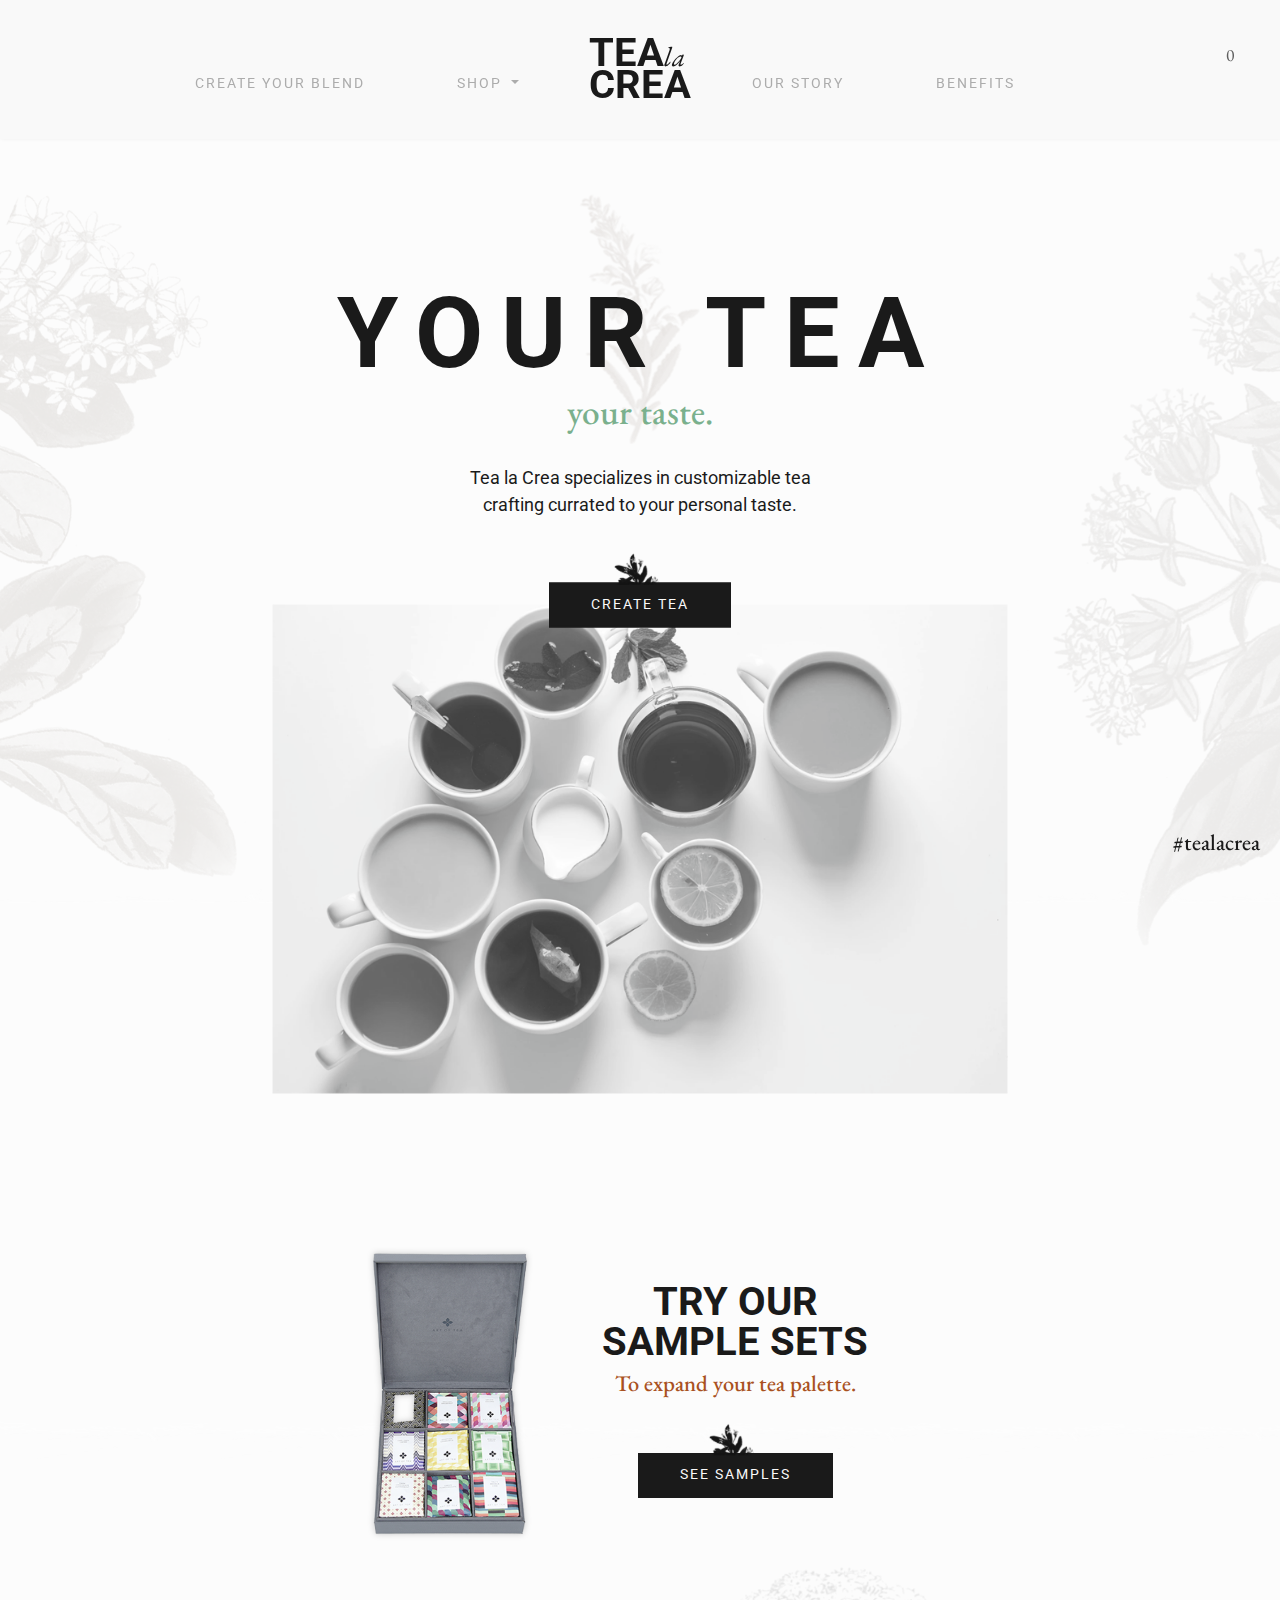
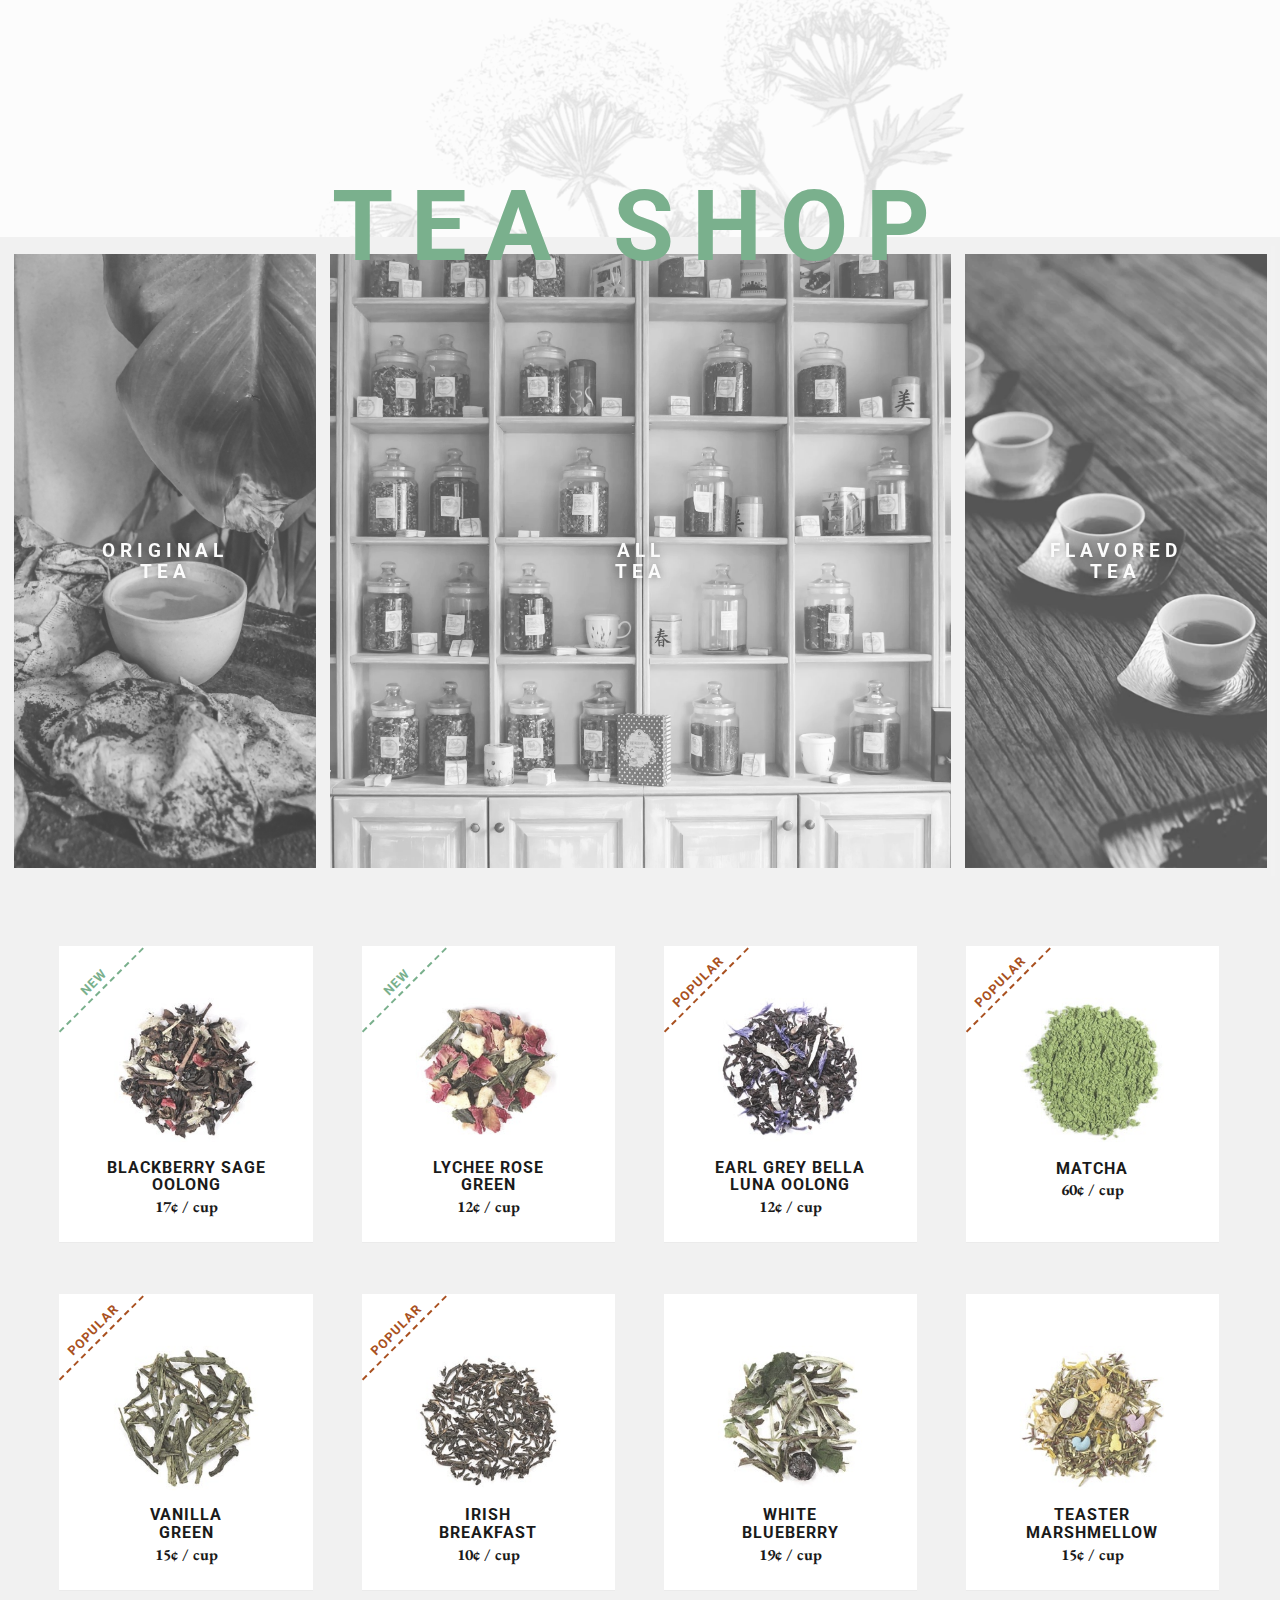
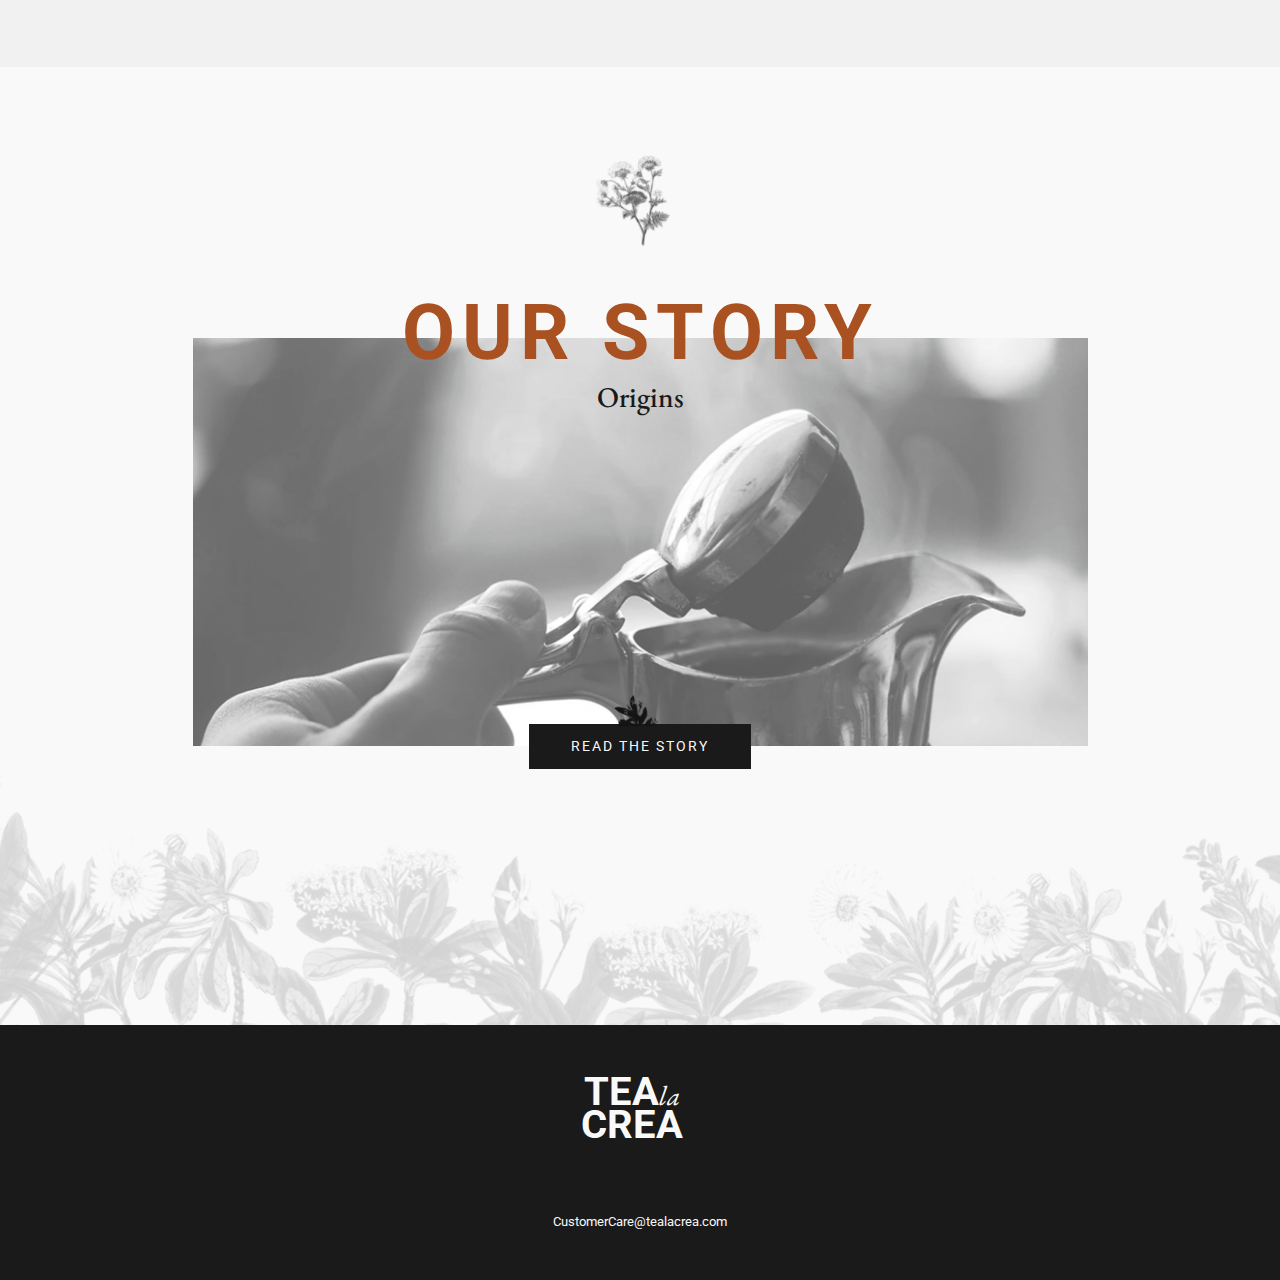
<file: index.html>
<!doctype html>
<html lang="en">
  <head>
    <!-- Required meta tags -->
    <meta charset="utf-8">
    <meta name="viewport" content="width=device-width, initial-scale=1, shrink-to-fit=no">

    <!-- Bootstrap CSS -->
    <link rel="stylesheet" href="https://stackpath.bootstrapcdn.com/bootstrap/4.3.1/css/bootstrap.min.css" integrity="sha384-ggOyR0iXCbMQv3Xipma34MD+dH/1fQ784/j6cY/iJTQUOhcWr7x9JvoRxT2MZw1T" crossorigin="anonymous">
    
    <!--STYLESHEET-->
    <link rel="stylesheet" href="styles/css/style.css">
    
    <!--FONTS-->
    <link href="https://fonts.googleapis.com/css?family=EB+Garamond:400i|Roboto:400,700&display=swap" rel="stylesheet">
    
    <!--FONTAWESOME-->
    <link rel="stylesheet" href="https://use.fontawesome.com/releases/v5.8.2/css/all.css" integrity="sha384-oS3vJWv+0UjzBfQzYUhtDYW+Pj2yciDJxpsK1OYPAYjqT085Qq/1cq5FLXAZQ7Ay" crossorigin="anonymous">

    <title>Tea la Crea</title>
  </head>
<body>
<!--NAV-->
<div class="container-fluid nav-container">
    <nav class="navbar navbar-expand-lg navbar-light py-lg-0 py-2">
      <a class="navbar-brand" href="#">TEA<span class="serif">la</span><br>CREA</a>
      <button class="navbar-toggler" type="button" data-toggle="collapse" data-target="#navbarNav" aria-controls="navbarNav" aria-expanded="false" aria-label="Toggle navigation">
        <span class="navbar-toggler-icon"></span>
      </button>
      <div class="collapse navbar-collapse" id="navbarNav">
        <ul class="navbar-nav text-center">
          <li class="nav-item">
            <a class="nav-link" href="pages/create-your-tea.html">CREATE YOUR BLEND</a>
          </li>
          <li class="nav-item dropdown nav-split-brand">
			<a class="nav-link dropdown-toggle" href="#">
			  Shop
			</a>
			<div class="dropdown-menu text-center" aria-labelledby="navbarDropdown">
		  		<a class="dropdown-item" href="pages/shop.html"><img src="images/shop/newest-additions/dragon_fruit_dream.jpg" alt="" class="pb-3 w-75"><br>All Tea</a>
				<a class="dropdown-item" href="pages/categories/original-tea.html"><img src="images/shop/newest-additions/vanilla_green.jpg" alt="" class="pb-3 w-75"><br>Original Tea</a>
				<a class="dropdown-item" href="pages/categories/flavored.html"><img src="images/shop/newest-additions/lychee_rose_green.jpg" alt="" class="pb-3 w-75"><br>Flavored</a>
				<a class="dropdown-item" href="pages/categories/sample-set.html"><img src="images/shop/samples/tea_chest.jpg" alt="" class="pb-3 w-75"><br>Sample Set</a>
				<a class="dropdown-item" href="pages/create-your-tea.html"><img src="images/shop/newest-additions/teaster_marshmallow.jpg" alt="" class="pb-3 w-75"><br>Custom Blend</a>
			</div>
		  </li>
          <li class="nav-item">
            <a class="nav-link" href="pages/our-story.html">OUR STORY</a>
          </li>
          <li class="nav-item">
            <a class="nav-link" href="pages/benefits.html">BENEFITS</a>
          </li>
          <li class="nav-item">
            <a class="nav-link" href="pages/contact.html"><i class="far fa-envelope"></i></a>
          </li>
          <li class="nav-item">
            <a class="nav-link" href="pages/contact.html">CONTACT</a>
          </li>
        </ul>
      </div>
    </nav>
</div>

<!--nav end-->
   
<div class="cart">
	<div class="cart-btn p-3">
		<p class="itemNum">0</p>
		<i class="fas fa-cart-plus"></i>
	</div>
</div>

<div class="popup px-5">
	<h6 class="mt-4 text-center">YOUR TEA BAG / <span class="itemNum">0</span></h6>
	<i class="fas fa-times"></i>
	<div class="empty text-center col-12">
		<h6 class="mb-0">Your tea bag is empty.</h6>
		<p class="mb-5">Start by adding to your collection.</p>
		<a href="pages/shop.html" class="btn mt-2">SHOP FOR TEA</a>
	</div>
	<a href="" class="btn checkout">CHECKOUT</a>
</div>
<div class="popupbg"></div>  
 
    <div class="container-fluid">
      <section id="home">
        <!--LANDING-->
        <div class="landing">
          <img src="images/home/landing-flower.png" alt="" class="one">
           <div class="container">
               <div class="row">
                   <div class="text col-12 text-center">
                       <h1 class="">YOUR TEA</h1>
                       <h3 class="green">your taste.</h3>
                       <p class="col-12 col-lg-6 mx-auto mt-4 pt-2">Tea la Crea specializes in customizable tea <br class="d-none d-sm-block"> crafting currated to your personal taste.</p>
                       <a href="pages/create-your-tea.html" class="btn mt-5">CREATE TEA</a><br>
                       <img src="images/home/landing.png" alt="" class="teacups col-12">
                   </div>
               </div>
           </div>
           
        </div>
        <!--LANDING END-->
      
      
		<!--SAMPLES-->
		<div class="samples row text-center">
		<img src="images/home/white-paint.png" alt="" class="white-paint">
			<div class="container">
				<div class="row">
					<div class="offset-lg-3 col-5 col-sm-6 col-md-4 col-lg-2 text-center text-md-right sample">
						<img src="images/home/tea-samples-set.png" alt="" class="w-100">
					</div>
					<div class="text col-4 col-md-12 col-lg-4 col-12 mt-lg-4 mt-5 pt-lg-2 pt-0">
						<h5 class="">TRY OUR<br>SAMPLE SETS</h5>
						<h4 class="brown">To expand your tea palette.</h4>
						<a href="" class="btn mt-5">SEE SAMPLES</a>
					</div>
				</div>
			</div>
			<img src="images/home/tea-title-flower.png" alt="" class="tea-flower one">
<!--			<img src="images/home/tea-flower-bed.png" alt="" class="tea-flower two">-->
		</div>
		<!--SAMPELS END-->

		<!--TEA-->
		<div class="tea row text-center">
            <div class="col-12 px-0">
                <h1 class="green">TEA SHOP</h1>
                <div class="new row">
                    <div class="col-12 shop-categories">
						<a href="pages/categories/original-tea.html" class="col-md-3 col-12">
							<div class="">
								<h6 class="">ORIGINAL TEA</h6>
							</div>
						</a>
                 		<a href="pages/shop.html" class="col-md-6 col-12">
							<div class="">
								<h6 class="">ALL<br>TEA</h6>
							</div>
						</a>
                  		<a href="pages/categories/flavored.html" class="col-md-3 col-12">
							<div class="">
								<h6 class="">FLAVORED TEA</h6>
							</div>
						</a>
                    </div>
<!--					<h3 class="my-5 line-streak mx-auto">Newest Additions</h3>-->
                    <div class="listings text-sm-left text-center mx-auto col-12 col-lg-12 mt-lg-3 mt-0 mb-5">
                        <a href="pages/products/blackberry-sage-oolong.html">
                            <div class="text-center mt-5">
                                <p class="category my-0 new">NEW</p>
                                <img class="py-5 mt-0 mb-5 w-100" src="images/shop/newest-additions/blackberry_sage_oolong.jpg" alt="">
                                <div class="label">
                                    <h6 class="mb-0 mt-3">Blackberry Sage<br>Oolong</h6>
                                    <div class="cost">
                                        <h5 class="mt-0">17&#162; / cup</h5>
                                    </div>
                                </div>
                            </div>
                        </a>
                        <a href="pages/products/lychee-rose.html">
                            <div class="text-center">
                                <p class="category my-0 new">NEW</p>
                                <img class="py-5 mt-0 mb-5 w-100" src="images/shop/newest-additions/lychee_rose_green.jpg" alt="">
                                <div class="label">
                                    <h6 class="mb-0 mt-3">Lychee Rose<br>Green</h6>
                                    <div class="cost">
                                        <h5 class="mt-0">12&#162; / cup</h5>
                                    </div>
                                </div>
                            </div>
                        </a>
                        <a href="pages/products/earl-grey-bella-luna.html">
                            <div class="text-center">
                                <p class="category my-0 hot">POPULAR</p>
                                <img class="py-5 mt-0 mb-5 w-100" src="images/shop/newest-additions/earl_grey_bella_luna.jpg" alt="">
                                <div class="label">
                                    <h6 class="mb-0 mt-3">Earl Grey Bella<br>Luna Oolong</h6>
                                    <div class="cost">
                                        <h5 class="mt-0">12&#162; / cup</h5>
                                    </div>
                                </div>
                            </div>
                        </a>
                        <a href="pages/products/matcha.html">
                            <div class="text-center">
                                <p class="category my-0 hot">POPULAR</p>
                                <img class="py-5 mt-0 mb-5 w-100" src="images/shop/newest-additions/matcha.jpg" alt="">
                                <div class="label">
                                    <h6 class="mb-0 mt-3">Matcha</h6>
                                    <div class="cost">
                                        <h5 class="mt-0">60&#162; / cup<br><br></h5>
                                    </div>
                                </div>
                            </div>
                        </a>
                        <a href="pages/products/vanilla-green.html">
                            <div class="text-center">
                                <p class="category my-0 hot">POPULAR</p>
                                <img class="py-5 mt-0 mb-5 w-100" src="images/shop/newest-additions/vanilla_green.jpg" alt="">
                                <div class="label">
                                    <h6 class="mb-0 mt-3">Vanilla<br>Green</h6>
                                    <div class="cost">
                                        <h5 class="mt-0">15&#162; / cup</h5>
                                    </div>
                                </div>
                            </div>
                        </a>
                        <a href="pages/products/irish-breakfast.html">
                            <div class="text-center">
                                <p class="category my-0 hot">POPULAR</p>
                                <img class="py-5 mt-0 mb-5 w-100" src="images/shop/newest-additions/irish_breakfast.jpg" alt="">
                                <div class="label">
                                    <h6 class="mb-0 mt-3">Irish<br>Breakfast</h6>
                                    <div class="cost">
                                        <h5 class="mt-0">10&#162; / cup</h5>
                                    </div>
                                </div>
                            </div>
                        </a>
                        <a href="pages/products/white-blueberry.html">
                            <div class="text-center">
                                <img class="py-5 mt-0 mb-5 w-100" src="images/shop/newest-additions/white_blueberry.jpg" alt="">
                                <div class="label">
                                    <h6 class="mb-0 mt-3">White<br>Blueberry</h6>
                                    <div class="cost">
                                        <h5 class="mt-0">19&#162; / cup</h5>
                                    </div>
                                </div>
                            </div>
                        </a>
                        <a href="pages/products/dragon-pearl.html" class="d-lg-none d-md-inline d-none">
                            <div class="text-center">
                                <img class="py-5 mt-0 mb-5 w-100" src="images/shop/newest-additions/dragon_pearl.jpg" alt="">
                                <div class="label">
                                    <h6 class="mb-0 mt-3">Dragon Pearl</h6>
                                    <div class="cost">
                                        <h5 class="mt-0">32&#162; / cup <br><br></h5>
                                    </div>
                                </div>
                            </div>
                        </a>
                        <a href="pages/products/teaster-marshmellow.html">
                            <div class="text-center">
                                <img class="py-5 mt-0 mb-5 w-100" src="images/shop/newest-additions/teaster_marshmallow.jpg" alt="">
                                <div class="label">
                                    <h6 class="mb-0 mt-3">Teaster<br>Marshmellow</h6>
                                    <div class="cost">
                                        <h5 class="mt-0">15&#162; / cup</h5>
                                    </div>
                                </div>
                            </div>
                        </a>
                    </div>

                </div>
<!--                <a href="pages/shop.html" class="btn mt=sm-5 mt-5 mb-sm-0 mb-4">GO TO SHOP</a>-->
            </div>
            
		</div>
		<!--TEA END-->
		
		<!--OUR STORY-->
		<div class="our-story row text-center">
<!--			<img src="images/contact/white-paint.png" alt="" class="white-paint">-->
			<div class="container">
				<div class="col-lg-10 col-12 mx-auto">
				    <img src="images/home/our-story-flower.png" alt="" class="py-5 py-lg-5 herb herb">
					<h2 class="brown">OUR <br class="d-sm-none d-block">STORY</h2>
					<h3 class="mb-0 mb-4">Origins</h3>
					<img src="images/home/our-story.png" alt="pouring-tea" class="pouring-tea w-100" title="Pouring tea">
					<a href="pages/our-story.html" class="btn">READ THE STORY</a>
				</div>
			</div>
			<div class="col-12">
			    <img src="images/contact/flower-bed.png" alt="" class="flower-bed w-100 mt-3 mt-lg-1">
			</div>
		</div>
		<!--OUR STORY END-->

		<!--BENEFITS-->
<!--
		<div class="benefits row text-center">
			<div class="container">
				<div class="col-12 mx-auto">
					<img src="images/home/herb.png" alt="" class="my-4 herb">
					<h4 class="">Health</h4>
					<h2 class="green">BENEFITS</h2>
					<p class="mt-4">Drinking tea daily can improve your overall health. <br class="d-sm-block d-none">Find out how beneficial as little as one cup of tea can be!</p>
					<a href="pages/benefits.html" class="btn mt-5">SEE THE BENEFITS</a>
				</div>
			</div>
			<img src="images/home/benefits-flowers.png" alt="" class="flower-bed">
		</div>
-->
		<!--BENEFITS END-->
      </section>
    </div>
<section id="social">
	<h4 class="mb-0">#tealacrea</h4>
	<div class="social text-right">
		<i class="fab fa-twitter"></i>
		<i class="fab fa-instagram"></i>
		<i class="fab fa-facebook-f"></i>
	</div>
</section>
<footer class="py-5 text-center">
    <a class="navbar-brand" href="#">TEA<span class="serif">la</span><br>CREA</a>
    <div class="social mt-3">
		<i class="fab fa-twitter"></i>
		<i class="fab fa-instagram"></i>
		<i class="fab fa-facebook-f"></i>
	</div>
    <p class="pt-3 mb-0">CustomerCare@tealacrea.com</p>
</footer>
     
    <!-- Optional JavaScript -->
    <!-- jQuery first, then Popper.js, then Bootstrap JS -->
    <script src="https://code.jquery.com/jquery-3.3.1.slim.min.js" integrity="sha384-q8i/X+965DzO0rT7abK41JStQIAqVgRVzpbzo5smXKp4YfRvH+8abtTE1Pi6jizo" crossorigin="anonymous"></script>
    <script src="https://cdnjs.cloudflare.com/ajax/libs/popper.js/1.14.7/umd/popper.min.js" integrity="sha384-UO2eT0CpHqdSJQ6hJty5KVphtPhzWj9WO1clHTMGa3JDZwrnQq4sF86dIHNDz0W1" crossorigin="anonymous"></script>
    <script src="https://stackpath.bootstrapcdn.com/bootstrap/4.3.1/js/bootstrap.min.js" integrity="sha384-JjSmVgyd0p3pXB1rRibZUAYoIIy6OrQ6VrjIEaFf/nJGzIxFDsf4x0xIM+B07jRM" crossorigin="anonymous"></script>
    <script src="js/script.js"></script>
</body>
</html>
<!--&copy; Alice (Shirley) Hoh - Tea la Crea-->
</file>
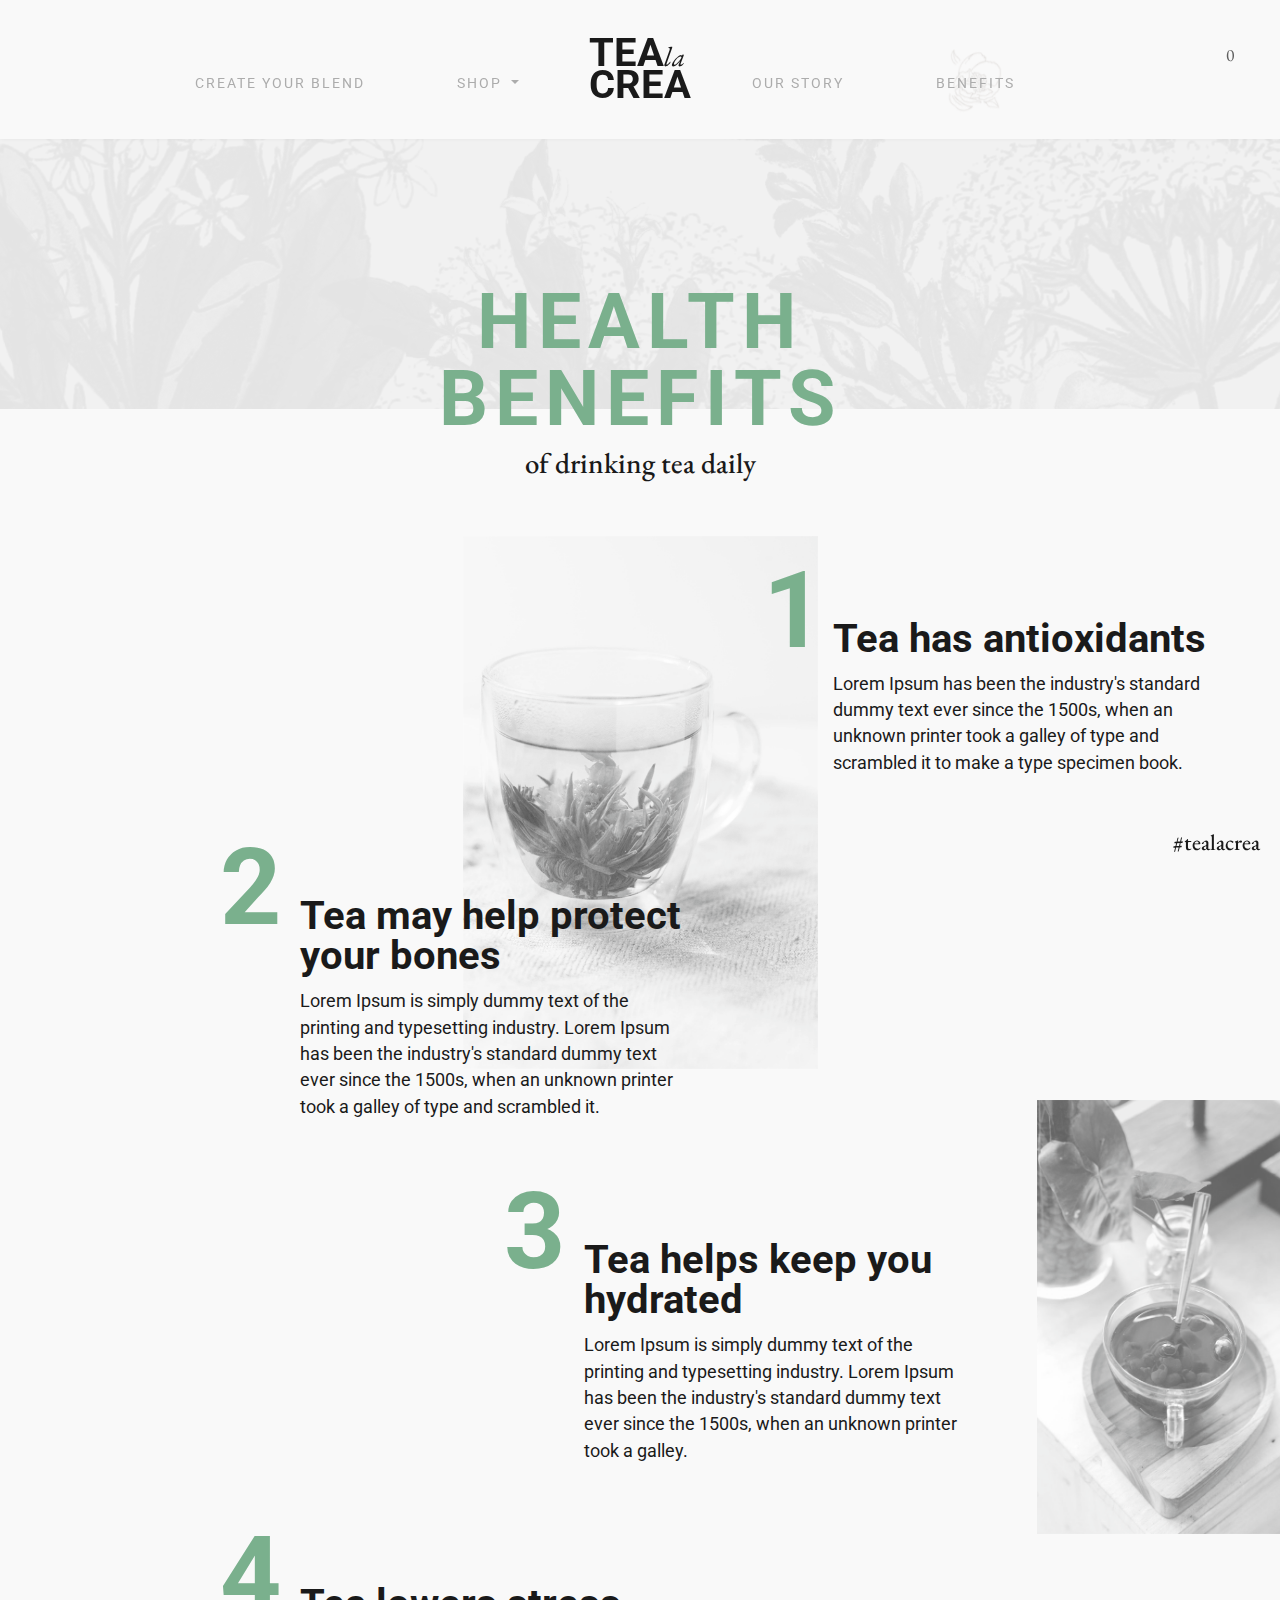
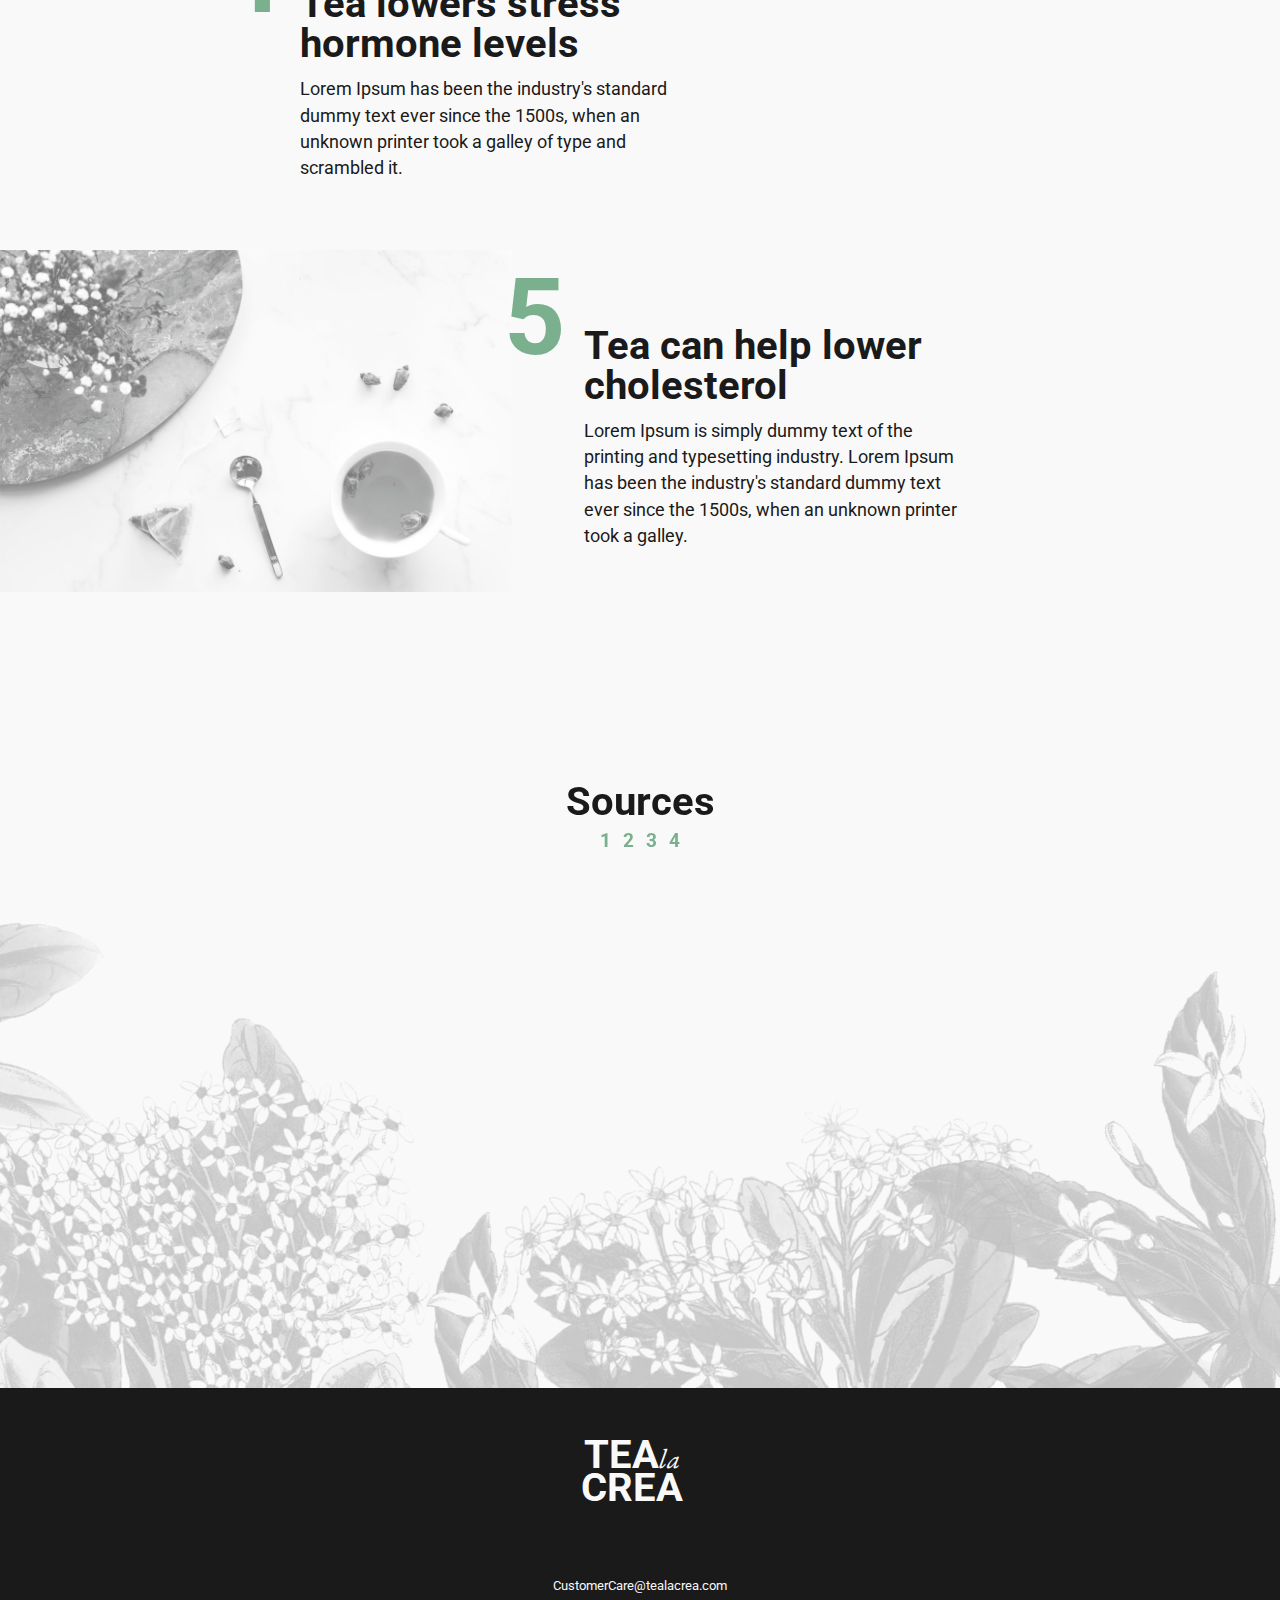
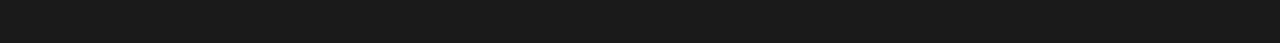
<file: pages/benefits.html>
<!doctype html>
<html lang="en">
  <head>
    <!-- Required meta tags -->
    <meta charset="utf-8">
    <meta name="viewport" content="width=device-width, initial-scale=1, shrink-to-fit=no">

    <!-- Bootstrap CSS -->
    <link rel="stylesheet" href="https://stackpath.bootstrapcdn.com/bootstrap/4.3.1/css/bootstrap.min.css" integrity="sha384-ggOyR0iXCbMQv3Xipma34MD+dH/1fQ784/j6cY/iJTQUOhcWr7x9JvoRxT2MZw1T" crossorigin="anonymous">
    
    <!--STYLESHEET-->
    <link rel="stylesheet" href="../styles/css/style.css">
    
    <!--FONTS-->
    <link href="https://fonts.googleapis.com/css?family=EB+Garamond:400i|Roboto:400,700&display=swap" rel="stylesheet">
    
    <!--FONTAWESOME-->
    <link rel="stylesheet" href="https://use.fontawesome.com/releases/v5.8.2/css/all.css" integrity="sha384-oS3vJWv+0UjzBfQzYUhtDYW+Pj2yciDJxpsK1OYPAYjqT085Qq/1cq5FLXAZQ7Ay" crossorigin="anonymous">

    <title>Shop - Tea la Crea</title>
  </head>
<body>
<!--NAV-->

<div class="cart">
	<div class="cart-btn p-3">
		<p class="itemNum">0</p>
		<i class="fas fa-cart-plus"></i>
	</div>
</div>

<div class="popup px-5">
	<h6 class="mt-4 text-center">YOUR TEA BAG / <span class="itemNum">0</span></h6>
	<i class="fas fa-times"></i>
	<div class="empty text-center col-12">
		<h6 class="mb-0">Your tea bag is empty.</h6>
		<p class="mb-5">Start by adding to your collection.</p>
		<a href="shop.html" class="btn mt-2">SHOP FOR TEA</a>
	</div>
	<a href="" class="btn checkout">CHECKOUT</a>
</div>
<div class="popupbg"></div>

<div class="container-fluid nav-container">
    <nav class="navbar navbar-expand-lg navbar-light py-lg-0 py-2">
      <a class="navbar-brand" href="../index.html">TEA<span class="serif">la</span><br>CREA</a>
      <button class="navbar-toggler" type="button" data-toggle="collapse" data-target="#navbarNav" aria-controls="navbarNav" aria-expanded="false" aria-label="Toggle navigation">
        <span class="navbar-toggler-icon"></span>
      </button>
      <div class="collapse navbar-collapse" id="navbarNav">
        <ul class="navbar-nav text-center">
          <li class="nav-item">
            <a class="nav-link" href="create-your-tea.html">CREATE YOUR BLEND</a>
          </li>
          <li class="nav-item dropdown nav-split-brand">
			<a class="nav-link dropdown-toggle" href="#">
			  Shop
			</a>
			<div class="dropdown-menu text-center" aria-labelledby="navbarDropdown">
		  		<a class="dropdown-item" href="shop.html"><img src="../images/shop/newest-additions/dragon_fruit_dream.jpg" alt="" class="pb-3 w-75"><br>All Tea</a>
				<a class="dropdown-item" href="categories/original-tea.html"><img src="../images/shop/newest-additions/vanilla_green.jpg" alt="" class="pb-3 w-75"><br>Original Tea</a>
				<a class="dropdown-item" href="categories/flavored.html"><img src="../images/shop/newest-additions/lychee_rose_green.jpg" alt="" class="pb-3 w-75"><br>Flavored</a>
				<a class="dropdown-item" href="categories/sample-set.html"><img src="../images/shop/samples/tea_chest.jpg" alt="" class="pb-3 w-75"><br>Sample Set</a>
				<a class="dropdown-item" href="create-your-tea.html"><img src="../images/shop/newest-additions/teaster_marshmallow.jpg" alt="" class="pb-3 w-75"><br>Custom Blend</a>
			</div>
		  </li>
          <li class="nav-item">
            <a class="nav-link" href="our-story.html">OUR STORY</a>
          </li>
          <li class="nav-item active">
            <a class="nav-link" href="benefits.html">BENEFITS</a>
          </li>
          <li class="nav-item">
            <a class="nav-link" href="contact.html"><i class="far fa-envelope"></i></a>
          </li>
          <li class="nav-item">
            <a class="nav-link" href="contact.html">CONTACT</a>
          </li>
        </ul>
      </div>
    </nav>
</div>

<!--nav end-->
<main class="container-fluid">
<section id="health-benefits">
<img src="../images/tea-health-benefits/flower-bed.png" alt="" class="flower-bed">
	<div class="container">
		<div class="row">
			<div class="col-12">
				<div class="header text-center">
					<h2 class="green">HEALTH<br>BENEFITS</h2>
					<h3 class="">of drinking tea daily</h3>
				</div>
				<div class="col-lg-8 col-sm-10 col-12 text-center mx-auto">
					<img src="../images/tea-health-benefits/tea.png" alt="" class="pt-5 w-50">
				</div>
				<div class="text col-lg-8 col-12 text-md-left text-center mx-auto">
					<div class="mb-5 one">
						<h5 class="col-12 col-lg-8">Tea has antioxidants</h5>
						<p class="col-12 col-lg-7 pb-5 pt-1">Lorem Ipsum has been the industry's standard dummy text ever since the 1500s, when an unknown printer took a galley of type and scrambled it to make a type specimen book.</p>
					</div>
					<div class="mb-5 two pt-1 pt-lg-4">
						<h5 class="col-12 col-lg-8">Tea may help protect <br class="d-md-none d-block">your bones</h5>
						<p class="col-12 col-lg-7 pb-5 pt-1">Lorem Ipsum is simply dummy text of the printing and typesetting industry. Lorem Ipsum has been the industry's standard dummy text ever since the 1500s, when an unknown printer took a galley of type and scrambled it.</p>
					</div>
					<div class="mb-5 three pt-1 pt-lg-4">
						<h5 class="col-12 col-lg-8">Tea helps keep you hydrated</h5>
						<p class="col-12 col-lg-7 pb-5 pt-1">Lorem Ipsum is simply dummy text of the printing and typesetting industry. Lorem Ipsum has been the industry's standard dummy text ever since the 1500s, when an unknown printer took a galley.</p>
					</div>
					<div class="mb-5 four pt-1 pt-lg-4">
						<h5 class="col-12 col-lg-8">Tea lowers stress <br class="d-md-none d-block">hormone levels</h5>
						<p class="col-12 col-lg-7 pb-5 pt-1">Lorem Ipsum has been the industry's standard dummy text ever since the 1500s, when an unknown printer took a galley of type and scrambled it.</p>
					</div>
					<div class="mb-5 five pt-1 pt-lg-5 pb-lg-4 pb-0">
						<h5 class="col-12 col-lg-8">Tea can help lower cholesterol</h5>
						<p class="col-12 col-lg-7 pb-5 pt-1">Lorem Ipsum is simply dummy text of the printing and typesetting industry. Lorem Ipsum has been the industry's standard dummy text ever since the 1500s, when an unknown printer took a galley.</p>
					</div>
					
				</div>

			</div>
		</div>
	</div>
<div class="tea">
	<img src="../images/tea-health-benefits/tea-spoon.png" alt="" class="">
	<img src="../images/tea-health-benefits/tea-petals.png" alt="" class="">
</div>
<div class="sources text-center mt-lg-5 pt-5">
	<h5 class="line-streak">Sources</h5>
	<a href="#" class="">
	    <h6 class="green d-inline p-1">1</h6>
	</a>
	<a href="#" class="">
	    <h6 class="green d-inline p-1">2</h6>
	</a>
	<a href="#" class="">
	    <h6 class="green d-inline p-1">3</h6>
	</a>
	<a href="#" class="">
	    <h6 class="green d-inline p-1">4</h6>
	</a>
</div>
<img src="../images/tea-health-benefits/bottom-flower-bed.png" alt="" class="flower-bed-two">

</section>
       
</main>
     
<section id="social">
	<h4 class="mb-0">#tealacrea</h4>
	<div class="social text-right">
		<i class="fab fa-twitter"></i>
		<i class="fab fa-instagram"></i>
		<i class="fab fa-facebook-f"></i>
	</div>
</section>
<footer class="py-5 text-center">
    <a class="navbar-brand" href="#">TEA<span class="serif">la</span><br>CREA</a>
    <div class="social mt-3">
		<i class="fab fa-twitter"></i>
		<i class="fab fa-instagram"></i>
		<i class="fab fa-facebook-f"></i>
	</div>
    <p class="pt-3 mb-0">CustomerCare@tealacrea.com</p>
</footer>

     
    <!-- Optional JavaScript -->
    <!-- jQuery first, then Popper.js, then Bootstrap JS -->
    <script src="https://code.jquery.com/jquery-3.3.1.slim.min.js" integrity="sha384-q8i/X+965DzO0rT7abK41JStQIAqVgRVzpbzo5smXKp4YfRvH+8abtTE1Pi6jizo" crossorigin="anonymous"></script>
    <script src="https://cdnjs.cloudflare.com/ajax/libs/popper.js/1.14.7/umd/popper.min.js" integrity="sha384-UO2eT0CpHqdSJQ6hJty5KVphtPhzWj9WO1clHTMGa3JDZwrnQq4sF86dIHNDz0W1" crossorigin="anonymous"></script>
    <script src="https://stackpath.bootstrapcdn.com/bootstrap/4.3.1/js/bootstrap.min.js" integrity="sha384-JjSmVgyd0p3pXB1rRibZUAYoIIy6OrQ6VrjIEaFf/nJGzIxFDsf4x0xIM+B07jRM" crossorigin="anonymous"></script>
    <script src="../js/script.js"></script>
</body>
</html>
</file>
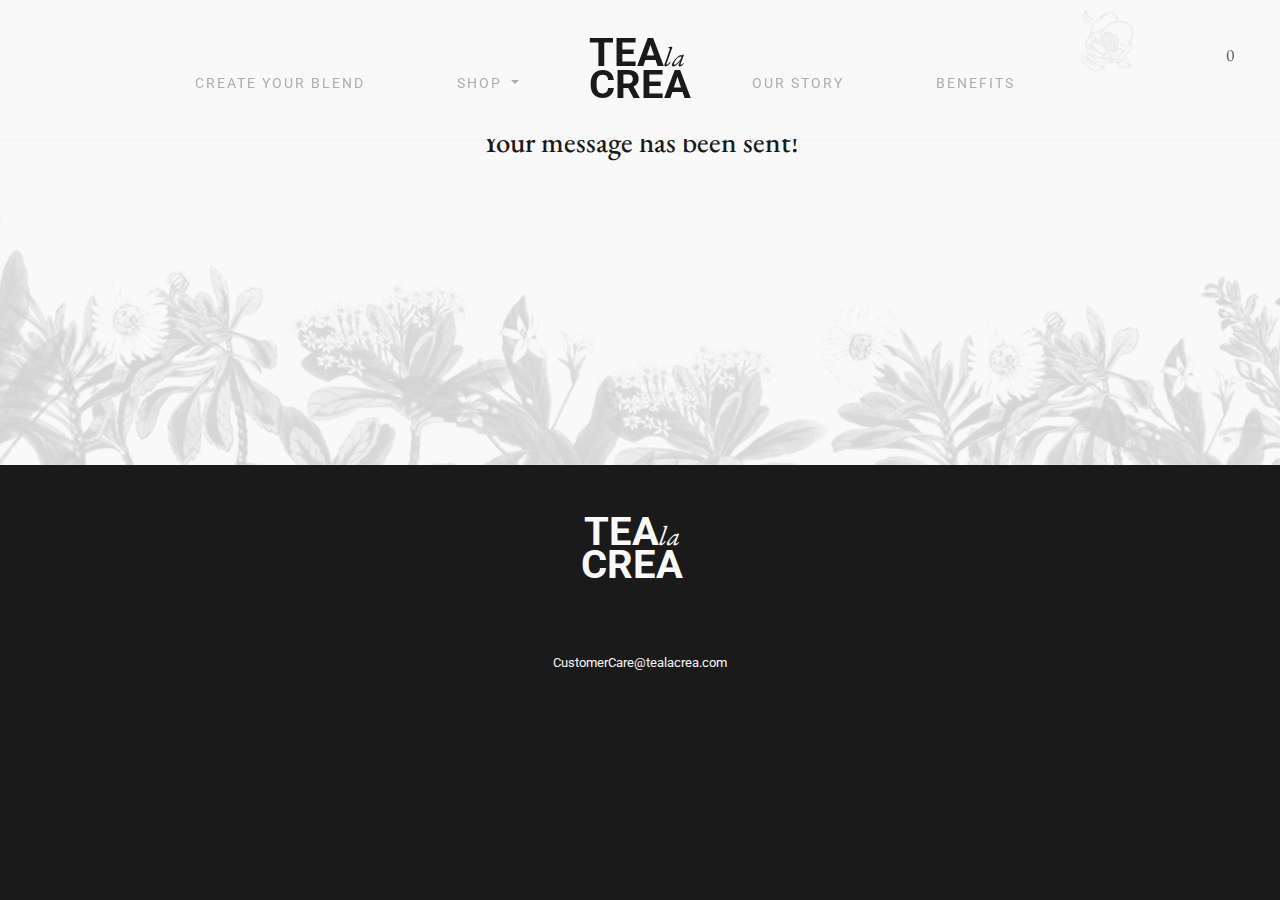
<file: pages/contact-form.html>
<!doctype html>
<html lang="en">
  <head>
    <!-- Required meta tags -->
    <meta charset="utf-8">
    <meta name="viewport" content="width=device-width, initial-scale=1, shrink-to-fit=no">

    <!-- Bootstrap CSS -->
    <link rel="stylesheet" href="https://stackpath.bootstrapcdn.com/bootstrap/4.3.1/css/bootstrap.min.css" integrity="sha384-ggOyR0iXCbMQv3Xipma34MD+dH/1fQ784/j6cY/iJTQUOhcWr7x9JvoRxT2MZw1T" crossorigin="anonymous">
    
    <!--STYLESHEET-->
    <link rel="stylesheet" href="../styles/css/style.css">
    
    <!--FONTS-->
    <link href="https://fonts.googleapis.com/css?family=EB+Garamond:400i|Roboto:400,700&display=swap" rel="stylesheet">
    
    <!--FONTAWESOME-->
    <link rel="stylesheet" href="https://use.fontawesome.com/releases/v5.8.2/css/all.css" integrity="sha384-oS3vJWv+0UjzBfQzYUhtDYW+Pj2yciDJxpsK1OYPAYjqT085Qq/1cq5FLXAZQ7Ay" crossorigin="anonymous">

    <title>Contact - Tea la Crea</title>
  </head>
<body>
<!--NAV-->
<div class="container-fluid nav-container">
    <nav class="navbar navbar-expand-lg navbar-light py-lg-0 py-2">
      <a class="navbar-brand" href="../index.html">TEA<span class="serif">la</span><br>CREA</a>
      <button class="navbar-toggler" type="button" data-toggle="collapse" data-target="#navbarNav" aria-controls="navbarNav" aria-expanded="false" aria-label="Toggle navigation">
        <span class="navbar-toggler-icon"></span>
      </button>
      <div class="collapse navbar-collapse" id="navbarNav">
        <ul class="navbar-nav text-center">
          <li class="nav-item">
            <a class="nav-link" href="create-your-tea.html">CREATE YOUR BLEND</a>
          </li>
          <li class="nav-item dropdown nav-split-brand">
			<a class="nav-link dropdown-toggle" href="#">
			  Shop
			</a>
			<div class="dropdown-menu text-center" aria-labelledby="navbarDropdown">
		  		<a class="dropdown-item" href="shop.html"><img src="../images/shop/newest-additions/dragon_fruit_dream.jpg" alt="" class="pb-3 w-75"><br>All Tea</a>
				<a class="dropdown-item" href="categories/original-tea.html"><img src="../images/shop/newest-additions/vanilla_green.jpg" alt="" class="pb-3 w-75"><br>Original Tea</a>
				<a class="dropdown-item" href="categories/flavored.html"><img src="../images/shop/newest-additions/lychee_rose_green.jpg" alt="" class="pb-3 w-75"><br>Flavored</a>
				<a class="dropdown-item" href="categories/sample-set.html"><img src="../images/shop/samples/tea_chest.jpg" alt="" class="pb-3 w-75"><br>Sample Set</a>
				<a class="dropdown-item" href="create-your-tea.html"><img src="../images/shop/newest-additions/teaster_marshmallow.jpg" alt="" class="pb-3 w-75"><br>Custom Blend</a>
			</div>
		  </li>
          <li class="nav-item">
            <a class="nav-link" href="our-story.html">OUR STORY</a>
          </li>
          <li class="nav-item">
            <a class="nav-link" href="benefits.html">BENEFITS</a>
          </li>
          <li class="nav-item active">
            <a class="nav-link" href="contact.html"><i class="far fa-envelope"></i></a>
          </li>
          <li class="nav-item active">
            <a class="nav-link" href="contact.html">CONTACT</a>
          </li>
        </ul>
      </div>
    </nav>
</div>

<!--nav end-->

<div class="cart">
	<div class="cart-btn p-3">
		<p class="itemNum">0</p>
		<i class="fas fa-cart-plus"></i>
	</div>
</div>

<div class="popup px-5">
	<h6 class="mt-4 text-center">YOUR TEA BAG / <span class="itemNum">0</span></h6>
	<i class="fas fa-times"></i>
	<div class="empty text-center col-12">
		<h6 class="mb-0">Your tea bag is empty.</h6>
		<p class="mb-5">Start by adding to your collection.</p>
		<a href="shop.html" class="btn mt-2">SHOP FOR TEA</a>
	</div>
	<a href="" class="btn checkout">CHECKOUT</a>
</div>
<div class="popupbg"></div>

<main class="container-fluid">
<section id="contact">
<img src="../images/contact/white-paint.png" alt="" class="white-paint">
<div class="container">
        <div class="row">
        <div class="col-12 text-center">
           <h2 class="brown mb-0">CONTACT</h2>
           
           <h3 class="py-5">Your message has been sent!</h3>
        </div>
        

    </div>
</div>
<img src="../images/contact/flower-bed.png" alt="" class="flower-bed">
</section>
       
</main>
     
<section id="social">
	<h4 class="mb-0">#tealacrea</h4>
	<div class="social text-right">
		<i class="fab fa-twitter"></i>
		<i class="fab fa-instagram"></i>
		<i class="fab fa-facebook-f"></i>
	</div>
</section>
<footer class="py-5 text-center">
    <a class="navbar-brand" href="#">TEA<span class="serif">la</span><br>CREA</a>
    <div class="social mt-3">
		<i class="fab fa-twitter"></i>
		<i class="fab fa-instagram"></i>
		<i class="fab fa-facebook-f"></i>
	</div>
    <p class="pt-3 mb-0">CustomerCare@tealacrea.com</p>
</footer>

     
    <!-- Optional JavaScript -->
    <!-- jQuery first, then Popper.js, then Bootstrap JS -->
    <script src="https://code.jquery.com/jquery-3.3.1.slim.min.js" integrity="sha384-q8i/X+965DzO0rT7abK41JStQIAqVgRVzpbzo5smXKp4YfRvH+8abtTE1Pi6jizo" crossorigin="anonymous"></script>
    <script src="https://cdnjs.cloudflare.com/ajax/libs/popper.js/1.14.7/umd/popper.min.js" integrity="sha384-UO2eT0CpHqdSJQ6hJty5KVphtPhzWj9WO1clHTMGa3JDZwrnQq4sF86dIHNDz0W1" crossorigin="anonymous"></script>
    <script src="https://stackpath.bootstrapcdn.com/bootstrap/4.3.1/js/bootstrap.min.js" integrity="sha384-JjSmVgyd0p3pXB1rRibZUAYoIIy6OrQ6VrjIEaFf/nJGzIxFDsf4x0xIM+B07jRM" crossorigin="anonymous"></script>
    <script src="../js/script.js"></script>
</body>
</html>
</file>
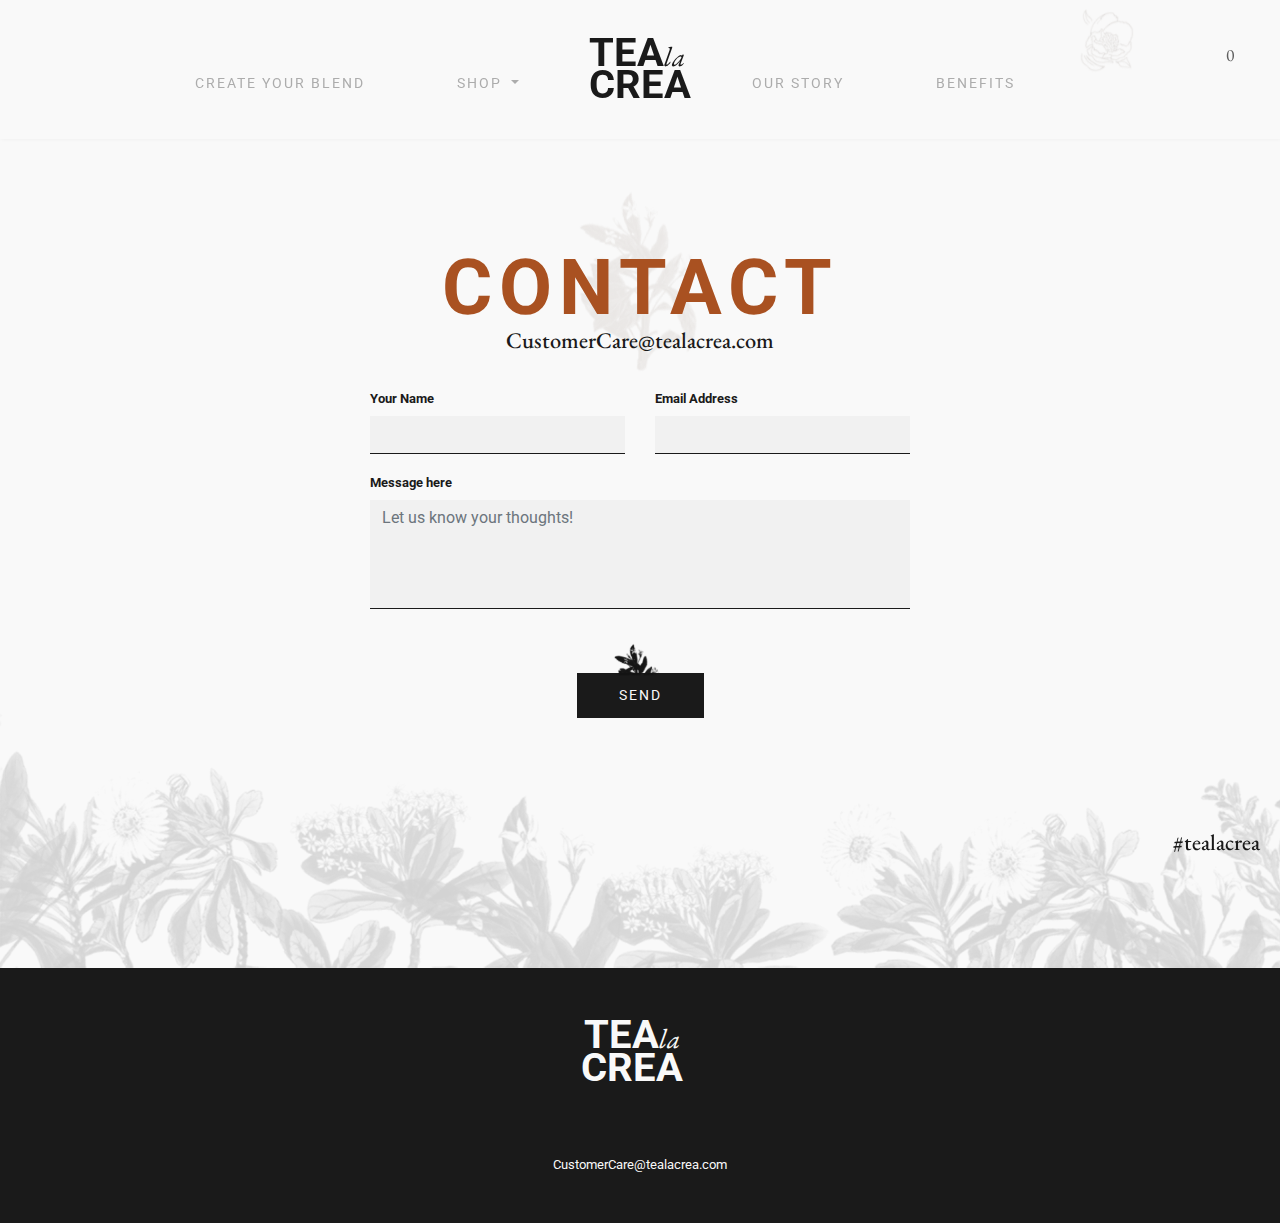
<file: pages/contact.html>
<!doctype html>
<html lang="en">
  <head>
    <!-- Required meta tags -->
    <meta charset="utf-8">
    <meta name="viewport" content="width=device-width, initial-scale=1, shrink-to-fit=no">

    <!-- Bootstrap CSS -->
    <link rel="stylesheet" href="https://stackpath.bootstrapcdn.com/bootstrap/4.3.1/css/bootstrap.min.css" integrity="sha384-ggOyR0iXCbMQv3Xipma34MD+dH/1fQ784/j6cY/iJTQUOhcWr7x9JvoRxT2MZw1T" crossorigin="anonymous">
    
    <!--STYLESHEET-->
    <link rel="stylesheet" href="../styles/css/style.css">
    
    <!--FONTS-->
    <link href="https://fonts.googleapis.com/css?family=EB+Garamond:400i|Roboto:400,700&display=swap" rel="stylesheet">
    
    <!--FONTAWESOME-->
    <link rel="stylesheet" href="https://use.fontawesome.com/releases/v5.8.2/css/all.css" integrity="sha384-oS3vJWv+0UjzBfQzYUhtDYW+Pj2yciDJxpsK1OYPAYjqT085Qq/1cq5FLXAZQ7Ay" crossorigin="anonymous">

    <title>Contact - Tea la Crea</title>
  </head>
<body>
<!--NAV-->
<div class="container-fluid nav-container">
    <nav class="navbar navbar-expand-lg navbar-light py-lg-0 py-2">
      <a class="navbar-brand" href="../index.html">TEA<span class="serif">la</span><br>CREA</a>
      <button class="navbar-toggler" type="button" data-toggle="collapse" data-target="#navbarNav" aria-controls="navbarNav" aria-expanded="false" aria-label="Toggle navigation">
        <span class="navbar-toggler-icon"></span>
      </button>
      <div class="collapse navbar-collapse" id="navbarNav">
        <ul class="navbar-nav text-center">
          <li class="nav-item">
            <a class="nav-link" href="create-your-tea.html">CREATE YOUR BLEND</a>
          </li>
          <li class="nav-item dropdown nav-split-brand">
			<a class="nav-link dropdown-toggle" href="#">
			  Shop
			</a>
			<div class="dropdown-menu text-center" aria-labelledby="navbarDropdown">
		  		<a class="dropdown-item" href="shop.html"><img src="../images/shop/newest-additions/dragon_fruit_dream.jpg" alt="" class="pb-3 w-75"><br>All Tea</a>
				<a class="dropdown-item" href="categories/original-tea.html"><img src="../images/shop/newest-additions/vanilla_green.jpg" alt="" class="pb-3 w-75"><br>Original Tea</a>
				<a class="dropdown-item" href="categories/flavored.html"><img src="../images/shop/newest-additions/lychee_rose_green.jpg" alt="" class="pb-3 w-75"><br>Flavored</a>
				<a class="dropdown-item" href="categories/sample-set.html"><img src="../images/shop/samples/tea_chest.jpg" alt="" class="pb-3 w-75"><br>Sample Set</a>
				<a class="dropdown-item" href="create-your-tea.html"><img src="../images/shop/newest-additions/teaster_marshmallow.jpg" alt="" class="pb-3 w-75"><br>Custom Blend</a>
			</div>
		  </li>
          <li class="nav-item">
            <a class="nav-link" href="our-story.html">OUR STORY</a>
          </li>
          <li class="nav-item">
            <a class="nav-link" href="benefits.html">BENEFITS</a>
          </li>
          <li class="nav-item active">
            <a class="nav-link" href="contact.html"><i class="far fa-envelope"></i></a>
          </li>
          <li class="nav-item active">
            <a class="nav-link" href="contact.html">CONTACT</a>
          </li>
        </ul>
      </div>
    </nav>
</div>

<!--nav end-->

<div class="cart">
	<div class="cart-btn p-3">
		<p class="itemNum">0</p>
		<i class="fas fa-cart-plus"></i>
	</div>
</div>

<div class="popup px-5">
	<h6 class="mt-4 text-center">YOUR TEA BAG / <span class="itemNum">0</span></h6>
	<i class="fas fa-times"></i>
	<div class="empty text-center col-12">
		<h6 class="mb-0">Your tea bag is empty.</h6>
		<p class="mb-5">Start by adding to your collection.</p>
		<a href="shop.html" class="btn mt-2">SHOP FOR TEA</a>
	</div>
	<a href="" class="btn checkout">CHECKOUT</a>
</div>
<div class="popupbg"></div>

<main class="container-fluid">
<section id="contact">
<div class="row grey mx-0"></div>
<img src="../images/contact/white-paint.png" alt="" class="white-paint">
<div class="container">
        <div class="row">
        <div class="col-12 text-center">
           <h2 class="brown mb-0">CONTACT</h2>
           <h4 class="">CustomerCare@tealacrea.com</h4>
        </div>
        <div class="col-lg-6 col-sm-10 col-11 mx-auto pt-4 text-sm-left text-center">
            <form>
                <div class="row">
                    <div class="form-group col-md-6 col-12">
                    <label for="inputName">Your Name</label>
                    <input type="text" class="form-control" id="inputName" name="name">
                  </div>
                  <div class="form-group col-md-6 col-12">
                    <label for="inputEmail">Email Address</label>
                    <input type="email" class="form-control" id="inputEmail" name="email">
                  </div>
                </div>
                  <div class="form-group">
                    <label for="exampleFormControlTextarea1">Message here</label>
                    <textarea class="form-control" id="inputMessage" rows="4" name="message" placeholder="Let us know your thoughts!"></textarea>
                  </div>
                  <div class="text-center">
<!--
                      <div class="form-check">
                        <input type="checkbox" class="form-check-input" id="exampleCheck1">
                        <label class="form-check-label" for="exampleCheck1">Send me your newest tea collection & weekly best sellers</label>
                      </div>
-->
                      <button class="submit btn mt-5">SEND</button>
                  </div>
            </form>
        </div>

    </div>
</div>
<img src="../images/contact/flower-bed.png" alt="" class="flower-bed">
</section>
       
</main>
     
<section id="social">
	<h4 class="mb-0">#tealacrea</h4>
	<div class="social text-right">
		<i class="fab fa-twitter"></i>
		<i class="fab fa-instagram"></i>
		<i class="fab fa-facebook-f"></i>
	</div>
</section>
<footer class="py-5 text-center">
    <a class="navbar-brand" href="#">TEA<span class="serif">la</span><br>CREA</a>
    <div class="social mt-3">
		<i class="fab fa-twitter"></i>
		<i class="fab fa-instagram"></i>
		<i class="fab fa-facebook-f"></i>
	</div>
    <p class="pt-3 mb-0">CustomerCare@tealacrea.com</p>
</footer>

     
    <!-- Optional JavaScript -->
    <!-- jQuery first, then Popper.js, then Bootstrap JS -->
    <script src="https://code.jquery.com/jquery-3.3.1.slim.min.js" integrity="sha384-q8i/X+965DzO0rT7abK41JStQIAqVgRVzpbzo5smXKp4YfRvH+8abtTE1Pi6jizo" crossorigin="anonymous"></script>
    <script src="https://cdnjs.cloudflare.com/ajax/libs/popper.js/1.14.7/umd/popper.min.js" integrity="sha384-UO2eT0CpHqdSJQ6hJty5KVphtPhzWj9WO1clHTMGa3JDZwrnQq4sF86dIHNDz0W1" crossorigin="anonymous"></script>
    <script src="https://stackpath.bootstrapcdn.com/bootstrap/4.3.1/js/bootstrap.min.js" integrity="sha384-JjSmVgyd0p3pXB1rRibZUAYoIIy6OrQ6VrjIEaFf/nJGzIxFDsf4x0xIM+B07jRM" crossorigin="anonymous"></script>
    
    <!--SCRIPT-->
    <script src="../js/contact-form.js"></script>
    <script src="../js/script.js"></script>
</body>
</html>
</file>
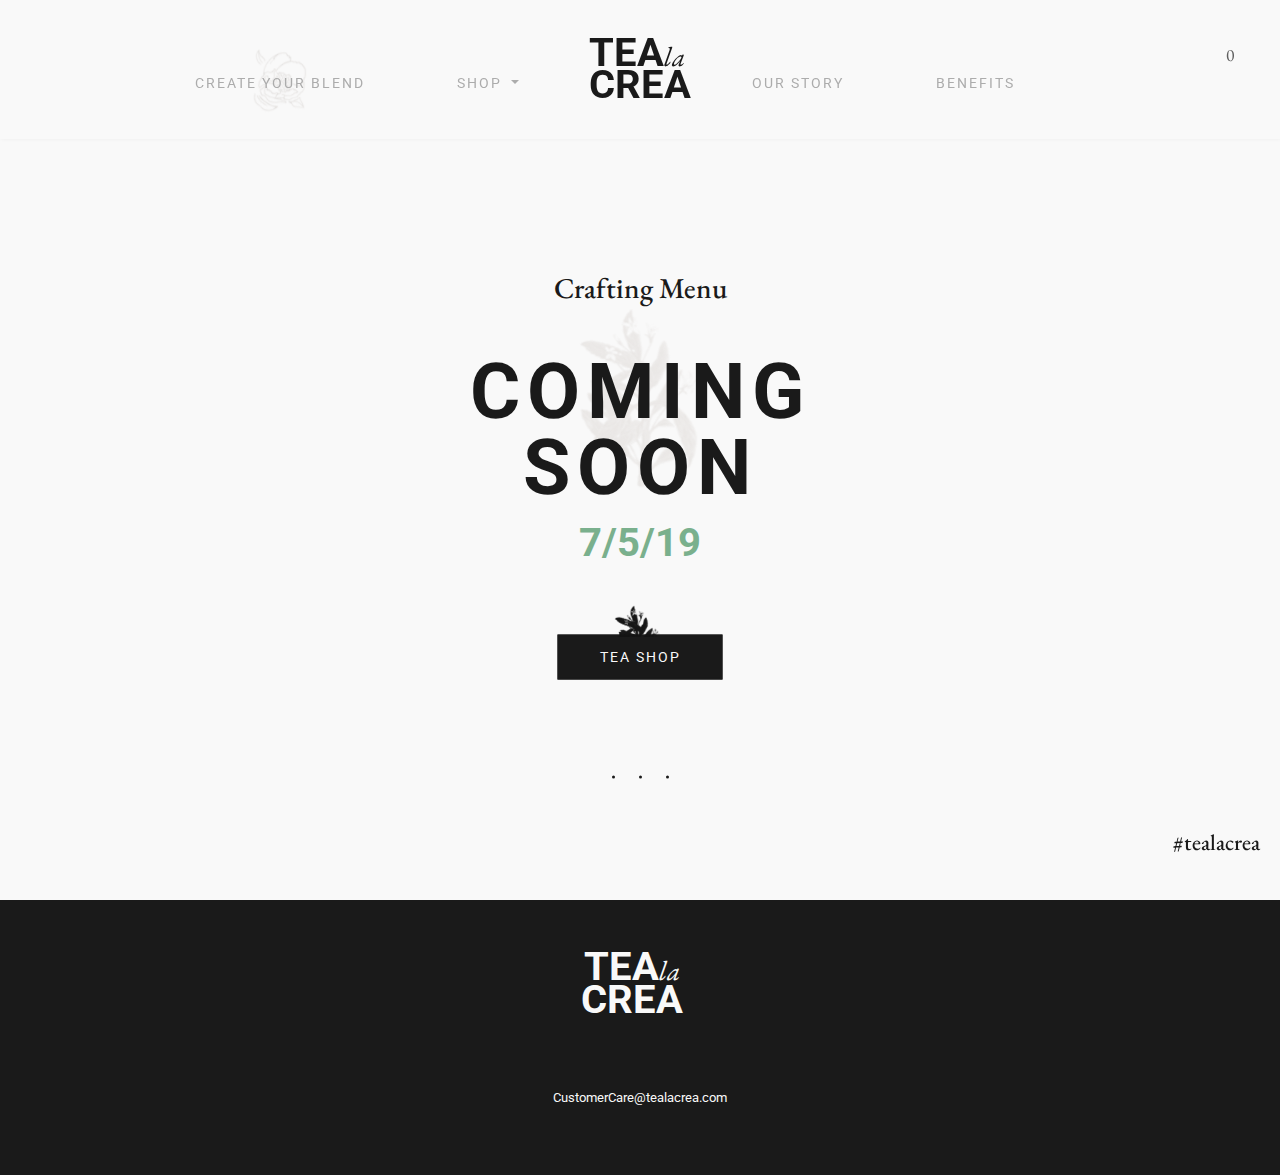
<file: pages/create-your-tea.html>
<!doctype html>
<html lang="en">
  <head>
    <!-- Required meta tags -->
    <meta charset="utf-8">
    <meta name="viewport" content="width=device-width, initial-scale=1, shrink-to-fit=no">

    <!-- Bootstrap CSS -->
    <link rel="stylesheet" href="https://stackpath.bootstrapcdn.com/bootstrap/4.3.1/css/bootstrap.min.css" integrity="sha384-ggOyR0iXCbMQv3Xipma34MD+dH/1fQ784/j6cY/iJTQUOhcWr7x9JvoRxT2MZw1T" crossorigin="anonymous">
    
    <!--STYLESHEET-->
    <link rel="stylesheet" href="../styles/css/style.css">
    
    <!--FONTS-->
    <link href="https://fonts.googleapis.com/css?family=EB+Garamond:400i|Roboto:400,700&display=swap" rel="stylesheet">
    
    <!--FONTAWESOME-->
    <link rel="stylesheet" href="https://use.fontawesome.com/releases/v5.8.2/css/all.css" integrity="sha384-oS3vJWv+0UjzBfQzYUhtDYW+Pj2yciDJxpsK1OYPAYjqT085Qq/1cq5FLXAZQ7Ay" crossorigin="anonymous">

    <title>Shop - Tea la Crea</title>
  </head>
<body>
<!--NAV-->
<div class="container-fluid nav-container">
    <nav class="navbar navbar-expand-lg navbar-light py-lg-0 py-2">
      <a class="navbar-brand" href="../index.html">TEA<span class="serif">la</span><br>CREA</a>
      <button class="navbar-toggler" type="button" data-toggle="collapse" data-target="#navbarNav" aria-controls="navbarNav" aria-expanded="false" aria-label="Toggle navigation">
        <span class="navbar-toggler-icon"></span>
      </button>
      <div class="collapse navbar-collapse" id="navbarNav">
        <ul class="navbar-nav text-center">
          <li class="nav-item active">
            <a class="nav-link" href="create-your-tea.html">CREATE YOUR BLEND</a>
          </li>
          <li class="nav-item dropdown nav-split-brand">
			<a class="nav-link dropdown-toggle" href="#">
			  Shop
			</a>
			<div class="dropdown-menu text-center" aria-labelledby="navbarDropdown">
		  		<a class="dropdown-item" href="shop.html"><img src="../images/shop/newest-additions/dragon_fruit_dream.jpg" alt="" class="pb-3 w-75"><br>All Tea</a>
				<a class="dropdown-item" href="categories/original-tea.html"><img src="../images/shop/newest-additions/vanilla_green.jpg" alt="" class="pb-3 w-75"><br>Original Tea</a>
				<a class="dropdown-item" href="categories/flavored.html"><img src="../images/shop/newest-additions/lychee_rose_green.jpg" alt="" class="pb-3 w-75"><br>Flavored</a>
				<a class="dropdown-item" href="categories/sample-set.html"><img src="../images/shop/samples/tea_chest.jpg" alt="" class="pb-3 w-75"><br>Sample Set</a>
				<a class="dropdown-item" href="create-your-tea.html"><img src="../images/shop/newest-additions/teaster_marshmallow.jpg" alt="" class="pb-3 w-75"><br>Custom Blend</a>
			</div>
		  </li>
          <li class="nav-item">
            <a class="nav-link" href="our-story.html">OUR STORY</a>
          </li>
          <li class="nav-item">
            <a class="nav-link" href="benefits.html">BENEFITS</a>
          </li>
          <li class="nav-item">
            <a class="nav-link" href="contact.html"><i class="far fa-envelope"></i></a>
          </li>
          <li class="nav-item">
            <a class="nav-link" href="contact.html">CONTACT</a>
          </li>
        </ul>
      </div>
    </nav>
</div>

<!--nav end-->

<div class="cart">
	<div class="cart-btn p-3">
		<p class="itemNum">0</p>
		<i class="fas fa-cart-plus"></i>
	</div>
</div>

<div class="popup px-5">
	<h6 class="mt-4 text-center">YOUR TEA BAG / <span class="itemNum">0</span></h6>
	<i class="fas fa-times"></i>
	<div class="empty text-center col-12">
		<h6 class="mb-0">Your tea bag is empty.</h6>
		<p class="mb-5">Start by adding to your collection.</p>
		<a href="shop.html" class="btn mt-2">SHOP FOR TEA</a>
	</div>
	<a href="" class="btn checkout">CHECKOUT</a>
</div>
<div class="popupbg"></div>

<main class="container-fluid">

<section id="create">
	<div class="row mx-0">
		<div class="text-center px-0 col-12">
<!--			<img src="../images/products/white_eternal_spring.jpg" alt="" class="w-100 col-12 col-lg-4 px-0 text-lg-left">-->
			<div class="text text-center">
				<figure>
					<div></div>
					<div></div>
					<div></div>
				</figure>
				<h3 class="mb-5">Crafting Menu</h3>
				<h2 class="mb-3">COMING<br>SOON</h2>
	<!--			<h3 class="mt-3 mb-5">We are currently under construction.</h3>-->
				<h5 class="pb-3 green">7/5/19</h5>
				<a href="shop.html" class="btn mt-5">TEA SHOP</a>
			</div>
		</div>
	</div>
</section>
       
</main>
     
<section id="social">
	<h4 class="mb-0">#tealacrea</h4>
	<div class="social text-right">
		<i class="fab fa-twitter"></i>
		<i class="fab fa-instagram"></i>
		<i class="fab fa-facebook-f"></i>
	</div>
</section>
<footer class="py-5 text-center">
    <a class="navbar-brand" href="#">TEA<span class="serif">la</span><br>CREA</a>
    <div class="social mt-3">
		<i class="fab fa-twitter"></i>
		<i class="fab fa-instagram"></i>
		<i class="fab fa-facebook-f"></i>
	</div>
    <p class="pt-3 mb-0">CustomerCare@tealacrea.com</p>
</footer>

     
    <!-- Optional JavaScript -->
    <!-- jQuery first, then Popper.js, then Bootstrap JS -->
    <script src="https://code.jquery.com/jquery-3.3.1.slim.min.js" integrity="sha384-q8i/X+965DzO0rT7abK41JStQIAqVgRVzpbzo5smXKp4YfRvH+8abtTE1Pi6jizo" crossorigin="anonymous"></script>
    <script src="https://cdnjs.cloudflare.com/ajax/libs/popper.js/1.14.7/umd/popper.min.js" integrity="sha384-UO2eT0CpHqdSJQ6hJty5KVphtPhzWj9WO1clHTMGa3JDZwrnQq4sF86dIHNDz0W1" crossorigin="anonymous"></script>
    <script src="https://stackpath.bootstrapcdn.com/bootstrap/4.3.1/js/bootstrap.min.js" integrity="sha384-JjSmVgyd0p3pXB1rRibZUAYoIIy6OrQ6VrjIEaFf/nJGzIxFDsf4x0xIM+B07jRM" crossorigin="anonymous"></script>
    <script src="../js/script.js"></script>
</body>
</html>
</file>
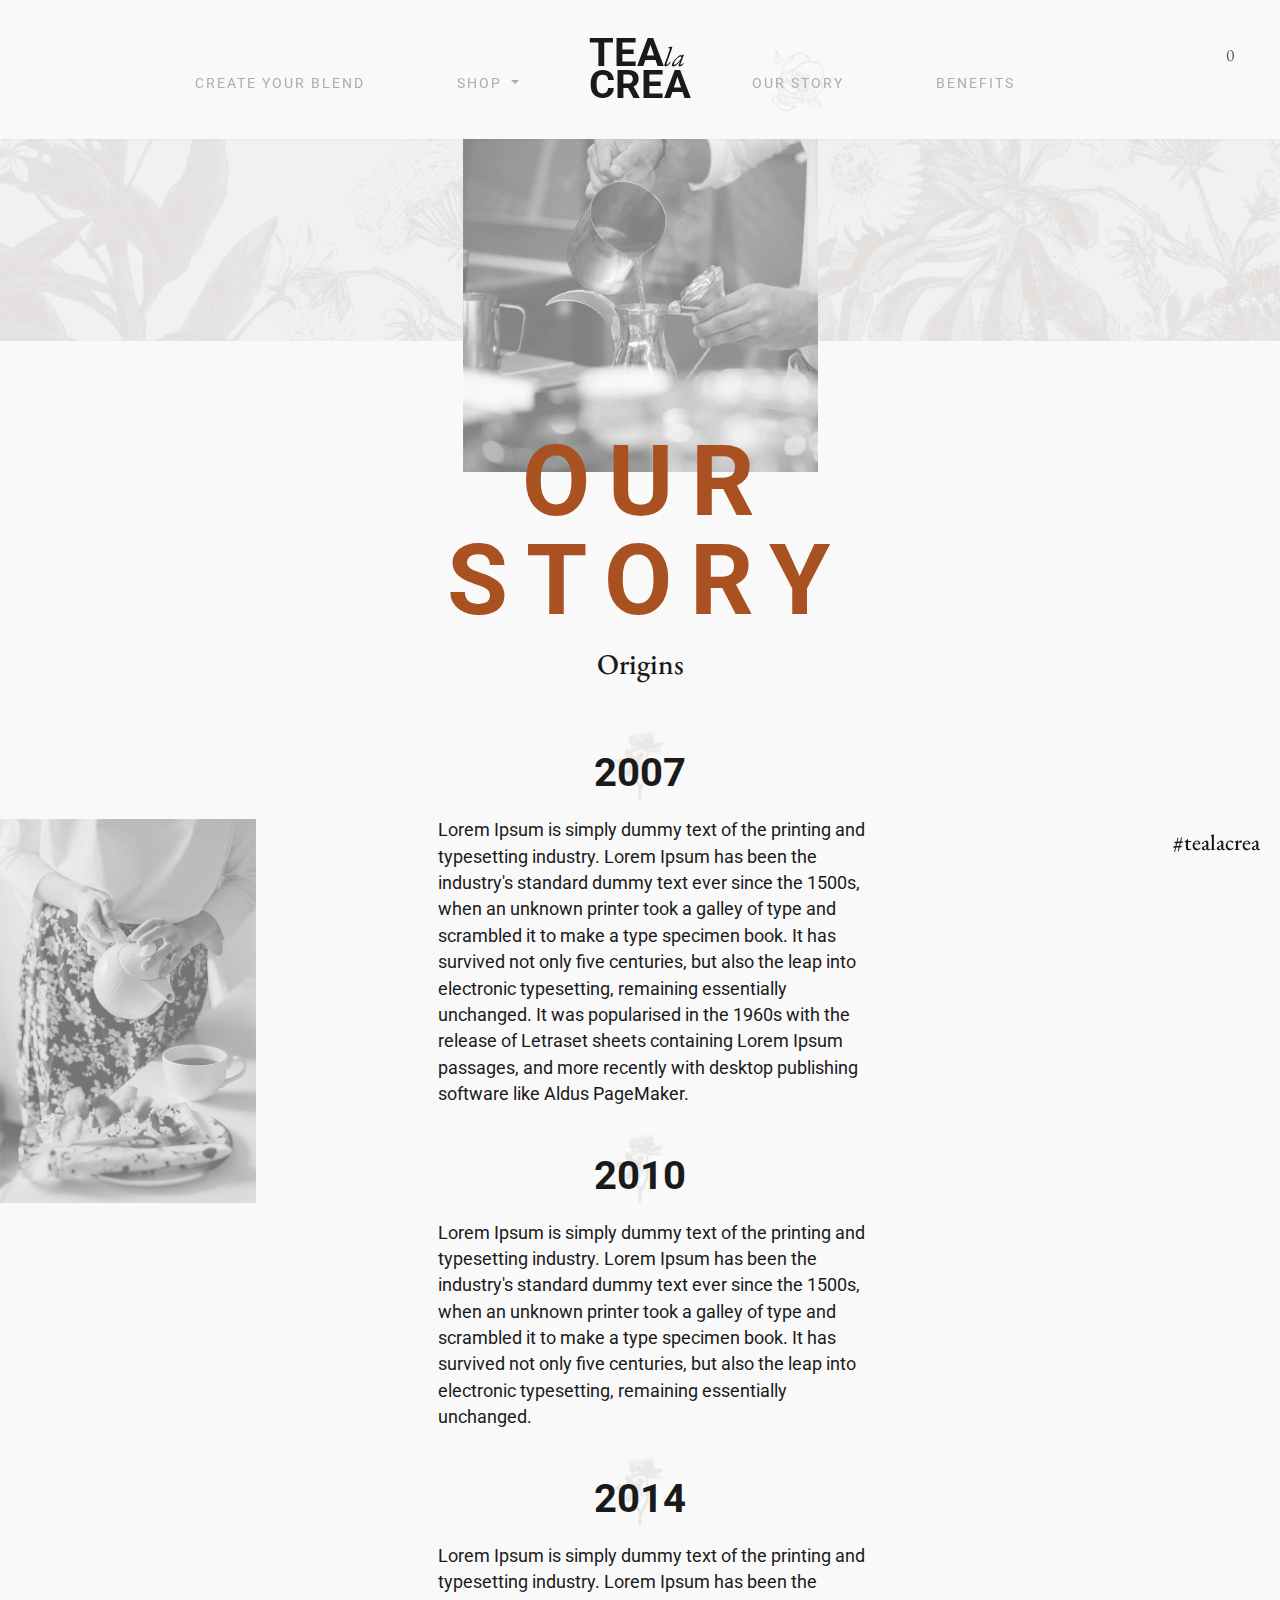
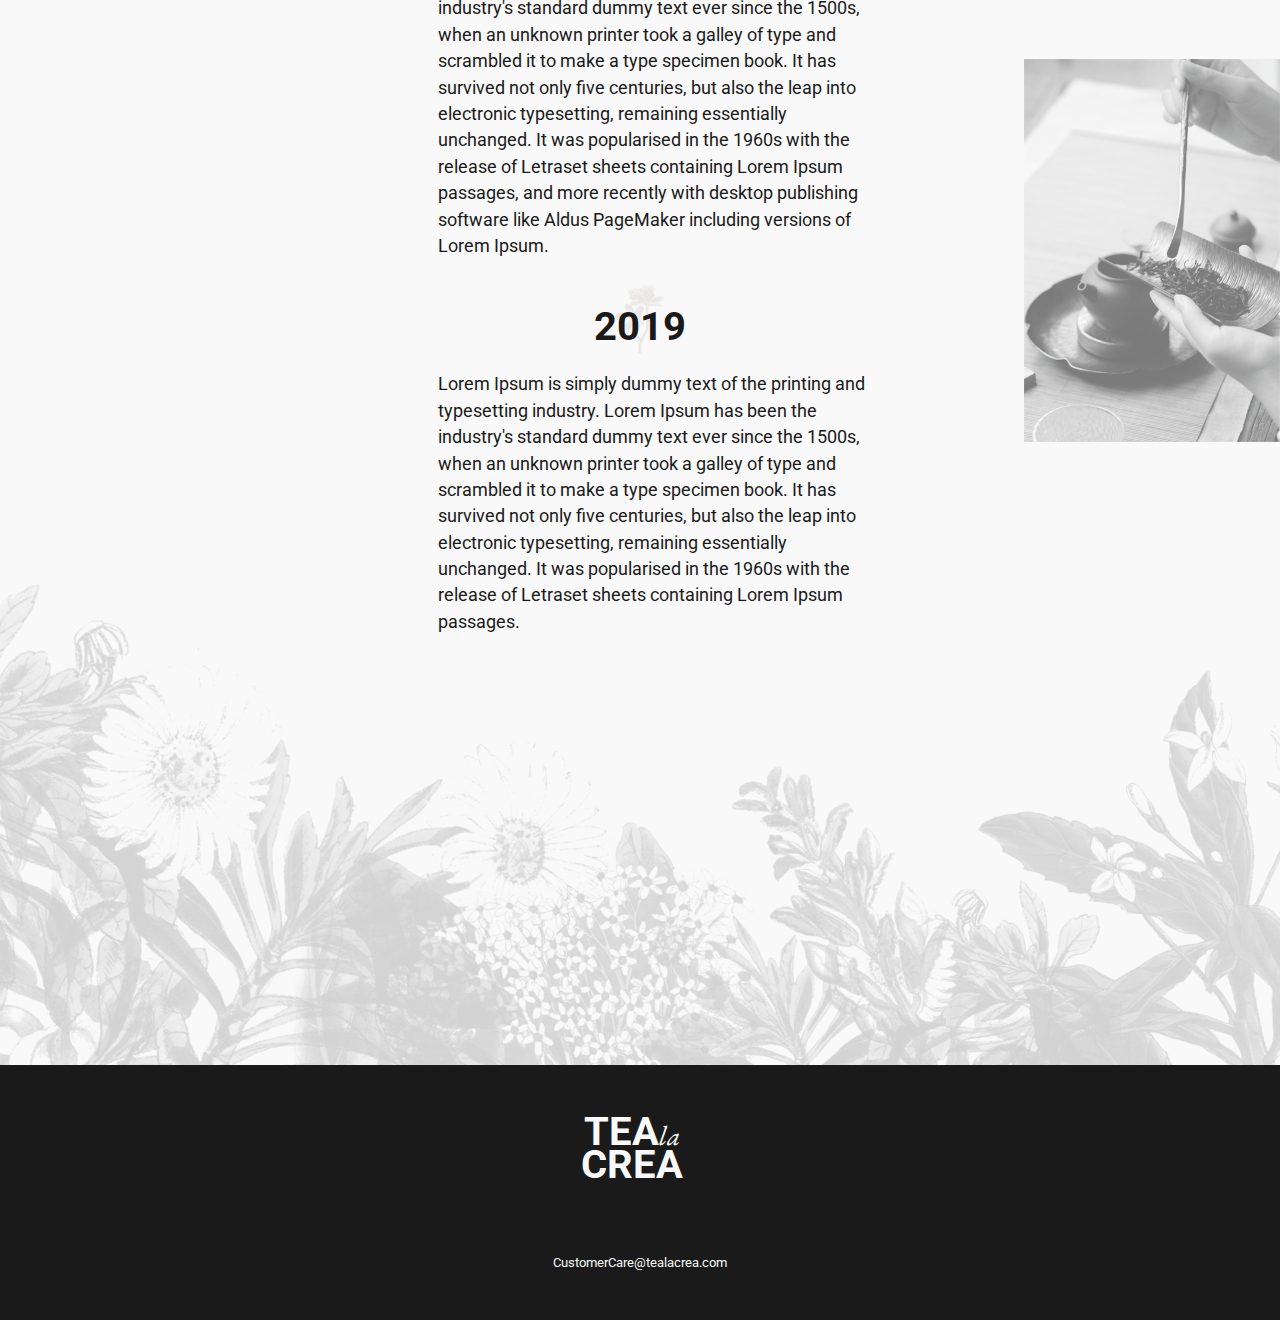
<file: pages/our-story.html>
<!doctype html>
<html lang="en">
  <head>
    <!-- Required meta tags -->
    <meta charset="utf-8">
    <meta name="viewport" content="width=device-width, initial-scale=1, shrink-to-fit=no">

    <!-- Bootstrap CSS -->
    <link rel="stylesheet" href="https://stackpath.bootstrapcdn.com/bootstrap/4.3.1/css/bootstrap.min.css" integrity="sha384-ggOyR0iXCbMQv3Xipma34MD+dH/1fQ784/j6cY/iJTQUOhcWr7x9JvoRxT2MZw1T" crossorigin="anonymous">
    
    <!--STYLESHEET-->
    <link rel="stylesheet" href="../styles/css/style.css">
    
    <!--FONTS-->
    <link href="https://fonts.googleapis.com/css?family=EB+Garamond:400i|Roboto:400,700&display=swap" rel="stylesheet">
    
    <!--FONTAWESOME-->
    <link rel="stylesheet" href="https://use.fontawesome.com/releases/v5.8.2/css/all.css" integrity="sha384-oS3vJWv+0UjzBfQzYUhtDYW+Pj2yciDJxpsK1OYPAYjqT085Qq/1cq5FLXAZQ7Ay" crossorigin="anonymous">

    <title>Shop - Tea la Crea</title>
  </head>
<body>
<!--NAV-->
<div class="container-fluid nav-container">
    <nav class="navbar navbar-expand-lg navbar-light py-lg-0 py-2">
      <a class="navbar-brand" href="../index.html">TEA<span class="serif">la</span><br>CREA</a>
      <button class="navbar-toggler" type="button" data-toggle="collapse" data-target="#navbarNav" aria-controls="navbarNav" aria-expanded="false" aria-label="Toggle navigation">
        <span class="navbar-toggler-icon"></span>
      </button>
      <div class="collapse navbar-collapse" id="navbarNav">
        <ul class="navbar-nav text-center">
          <li class="nav-item">
            <a class="nav-link" href="create-your-tea.html">CREATE YOUR BLEND</a>
          </li>
          <li class="nav-item dropdown nav-split-brand">
			<a class="nav-link dropdown-toggle" href="#">
			  Shop
			</a>
			<div class="dropdown-menu text-center" aria-labelledby="navbarDropdown">
		  		<a class="dropdown-item" href="shop.html"><img src="../images/shop/newest-additions/dragon_fruit_dream.jpg" alt="" class="pb-3 w-75"><br>All Tea</a>
				<a class="dropdown-item" href="categories/original-tea.html"><img src="../images/shop/newest-additions/vanilla_green.jpg" alt="" class="pb-3 w-75"><br>Original Tea</a>
				<a class="dropdown-item" href="categories/flavored.html"><img src="../images/shop/newest-additions/lychee_rose_green.jpg" alt="" class="pb-3 w-75"><br>Flavored</a>
				<a class="dropdown-item" href="categories/sample-set.html"><img src="../images/shop/samples/tea_chest.jpg" alt="" class="pb-3 w-75"><br>Sample Set</a>
				<a class="dropdown-item" href="create-your-tea.html"><img src="../images/shop/newest-additions/teaster_marshmallow.jpg" alt="" class="pb-3 w-75"><br>Custom Blend</a>
			</div>
		  </li>
          <li class="nav-item active">
            <a class="nav-link" href="our-story.html">OUR STORY</a>
          </li>
          <li class="nav-item">
            <a class="nav-link" href="benefits.html">BENEFITS</a>
          </li>
          <li class="nav-item">
            <a class="nav-link" href="contact.html"><i class="far fa-envelope"></i></a>
          </li>
          <li class="nav-item">
            <a class="nav-link" href="contact.html">CONTACT</a>
          </li>
        </ul>
      </div>
    </nav>
</div>

<!--nav end-->

<div class="cart">
	<div class="cart-btn p-3">
		<p class="itemNum">0</p>
		<i class="fas fa-cart-plus"></i>
	</div>
</div>

<div class="popup px-5">
	<h6 class="mt-4 text-center">YOUR TEA BAG / <span class="itemNum">0</span></h6>
	<i class="fas fa-times"></i>
	<div class="empty text-center col-12">
		<h6 class="mb-0">Your tea bag is empty.</h6>
		<p class="mb-5">Start by adding to your collection.</p>
		<a href="shop.html" class="btn mt-2">SHOP FOR TEA</a>
	</div>
	<a href="" class="btn checkout">CHECKOUT</a>
</div>
<div class="popupbg"></div>

<main class="container-fluid">
<section id="our-story">
<!--<img src="../images/our-story/side-flowers.png" alt="s" class="side-flowers">-->
<img src="../images/our-story/top-flower-bed.png" alt="" class="flower-bed">
<div class="container">
	<div class="row">
		<div class="col-12">
			<div class="text text-center col-lg-8 col-sm-10 col-12 mx-auto">
				<img src="../images/our-story/tea-strain.png" alt="" class="tea-maker w-lg-100 w-50">
				<h1 class="brown mb-lg-3">OUR<br>STORY</h1>
				<h3 class="line-streak mb-5">Origins</h3>
				<div class="text-sm-left text-center col-12 col-sm-10 col-lg-8 mx-auto">
				
					<h5 class="text-center pt-sm-4 pt-3">2007</h5>
					<p class="mt-sm-4 mt-2 pb-2">Lorem Ipsum is simply dummy text of the printing and typesetting industry. Lorem Ipsum has been the industry's standard dummy text ever since the 1500s, when an unknown printer took a galley of type and scrambled it to make a type specimen book. It has survived not only five centuries, but also the leap into electronic typesetting, remaining essentially unchanged. It was popularised in the 1960s with the release of Letraset sheets containing Lorem Ipsum passages, and more recently with desktop publishing software like Aldus PageMaker.</p>
					
					<h5 class="text-center pt-sm-4 pt-3">2010</h5>
					<p class="mt-sm-4 mt-2 pb-2">Lorem Ipsum is simply dummy text of the printing and typesetting industry. Lorem Ipsum has been the industry's standard dummy text ever since the 1500s, when an unknown printer took a galley of type and scrambled it to make a type specimen book. It has survived not only five centuries, but also the leap into electronic typesetting, remaining essentially unchanged.</p>
					
					<h5 class="text-center pt-sm-4 pt-3">2014</h5>
					<p class="mt-sm-4 mt-2 pb-2">Lorem Ipsum is simply dummy text of the printing and typesetting industry. Lorem Ipsum has been the industry's standard dummy text ever since the 1500s, when an unknown printer took a galley of type and scrambled it to make a type specimen book. It has survived not only five centuries, but also the leap into electronic typesetting, remaining essentially unchanged. It was popularised in the 1960s with the release of Letraset sheets containing Lorem Ipsum passages, and more recently with desktop publishing software like Aldus PageMaker including versions of Lorem Ipsum.</p>
					
					<h5 class="text-center pt-sm-4 pt-3">2019</h5>
					<p class="mt-sm-4 mt-2 pb-2">Lorem Ipsum is simply dummy text of the printing and typesetting industry. Lorem Ipsum has been the industry's standard dummy text ever since the 1500s, when an unknown printer took a galley of type and scrambled it to make a type specimen book. It has survived not only five centuries, but also the leap into electronic typesetting, remaining essentially unchanged. It was popularised in the 1960s with the release of Letraset sheets containing Lorem Ipsum passages.</p>
				</div>
			</div>
		</div>
	</div>
</div>
<div class="col-12 side-images">
	<img src="../images/our-story/girl-pouring-tea.png" alt="" class="girl-pouring-tea">
	<img src="../images/our-story/loose-leaf-tea.png" alt="" class="loose-tea-leaves">
</div>
<img src="../images/our-story/bottom-flower-bed.png" alt="" class="flower-bed-two">
</section>
       
</main>
     
<section id="social">
	<h4 class="mb-0">#tealacrea</h4>
	<div class="social text-right">
		<i class="fab fa-twitter"></i>
		<i class="fab fa-instagram"></i>
		<i class="fab fa-facebook-f"></i>
	</div>
</section>
<footer class="py-5 text-center">
    <a class="navbar-brand" href="#">TEA<span class="serif">la</span><br>CREA</a>
    <div class="social mt-3">
		<i class="fab fa-twitter"></i>
		<i class="fab fa-instagram"></i>
		<i class="fab fa-facebook-f"></i>
	</div>
    <p class="pt-3 mb-0">CustomerCare@tealacrea.com</p>
</footer>

     
    <!-- Optional JavaScript -->
    <!-- jQuery first, then Popper.js, then Bootstrap JS -->
    <script src="https://code.jquery.com/jquery-3.3.1.slim.min.js" integrity="sha384-q8i/X+965DzO0rT7abK41JStQIAqVgRVzpbzo5smXKp4YfRvH+8abtTE1Pi6jizo" crossorigin="anonymous"></script>
    <script src="https://cdnjs.cloudflare.com/ajax/libs/popper.js/1.14.7/umd/popper.min.js" integrity="sha384-UO2eT0CpHqdSJQ6hJty5KVphtPhzWj9WO1clHTMGa3JDZwrnQq4sF86dIHNDz0W1" crossorigin="anonymous"></script>
    <script src="https://stackpath.bootstrapcdn.com/bootstrap/4.3.1/js/bootstrap.min.js" integrity="sha384-JjSmVgyd0p3pXB1rRibZUAYoIIy6OrQ6VrjIEaFf/nJGzIxFDsf4x0xIM+B07jRM" crossorigin="anonymous"></script>
    <script src="../js/script.js"></script>
</body>
</html>
</file>
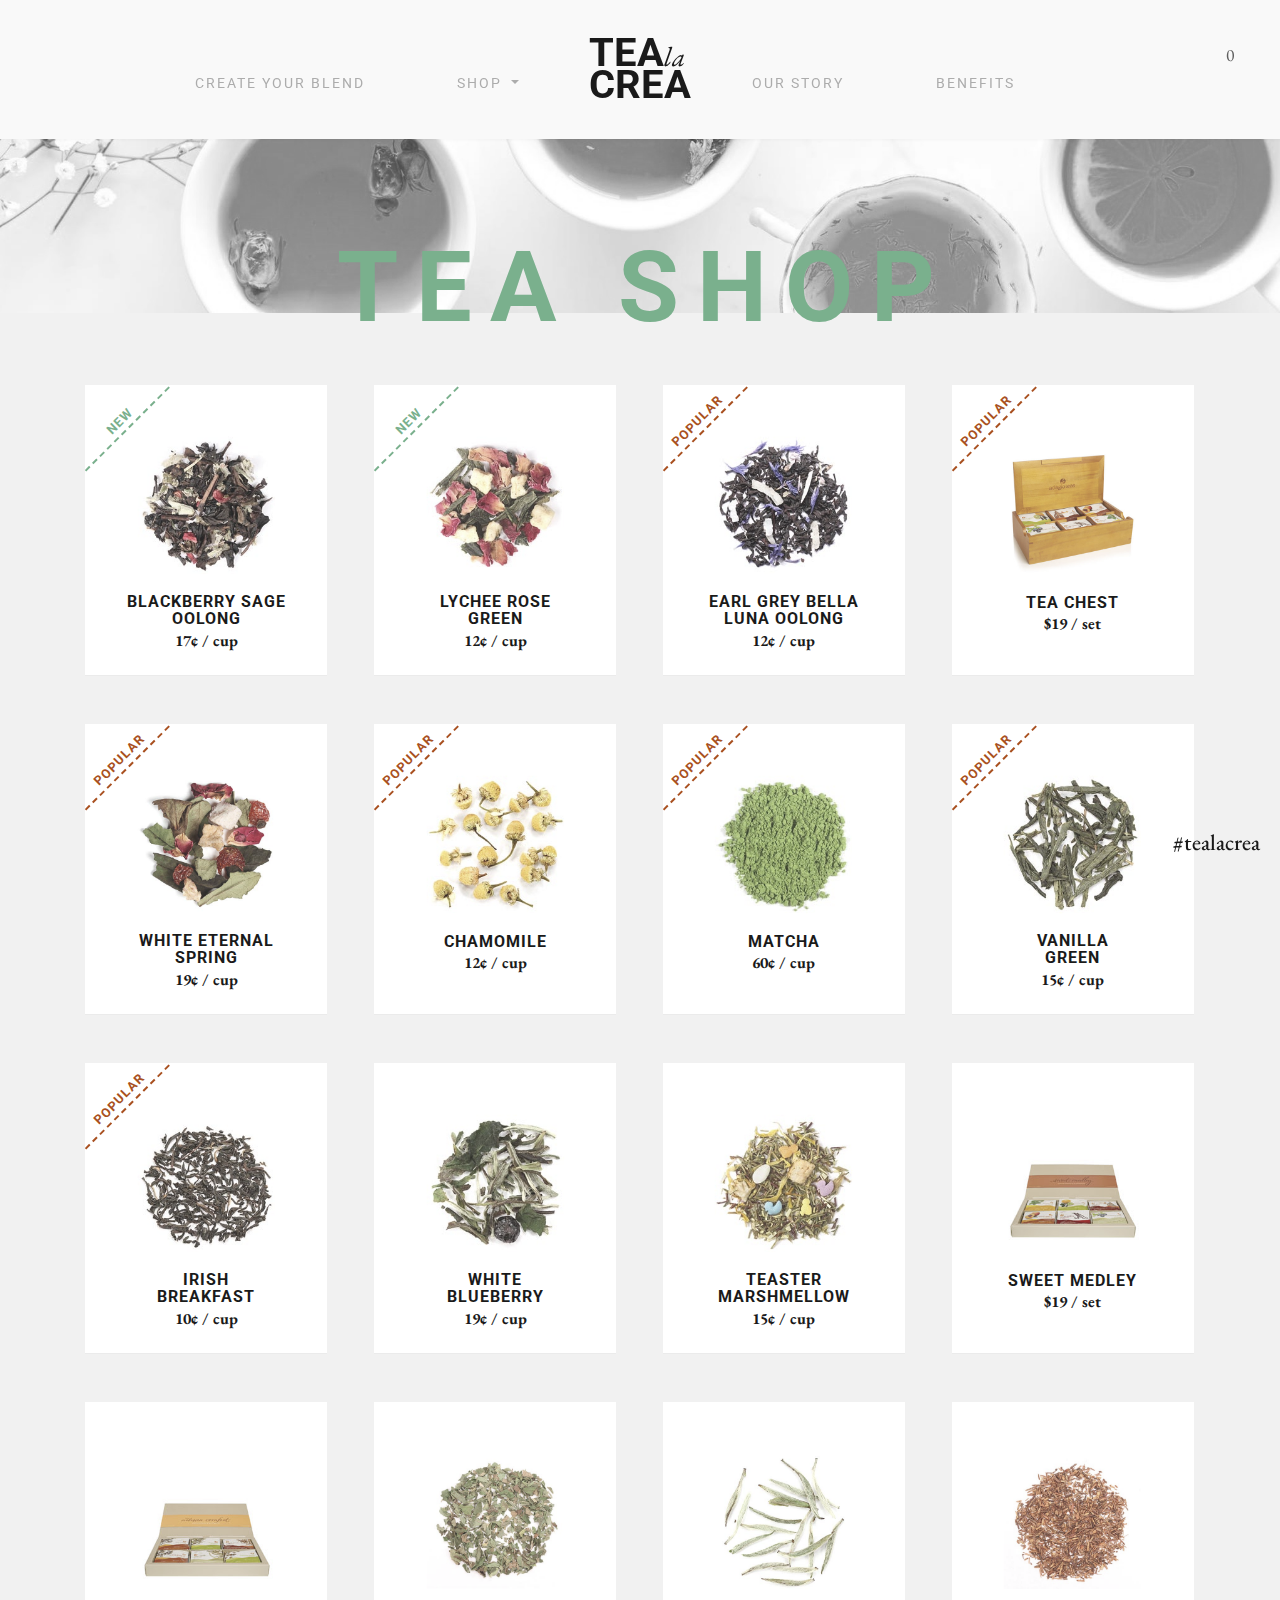
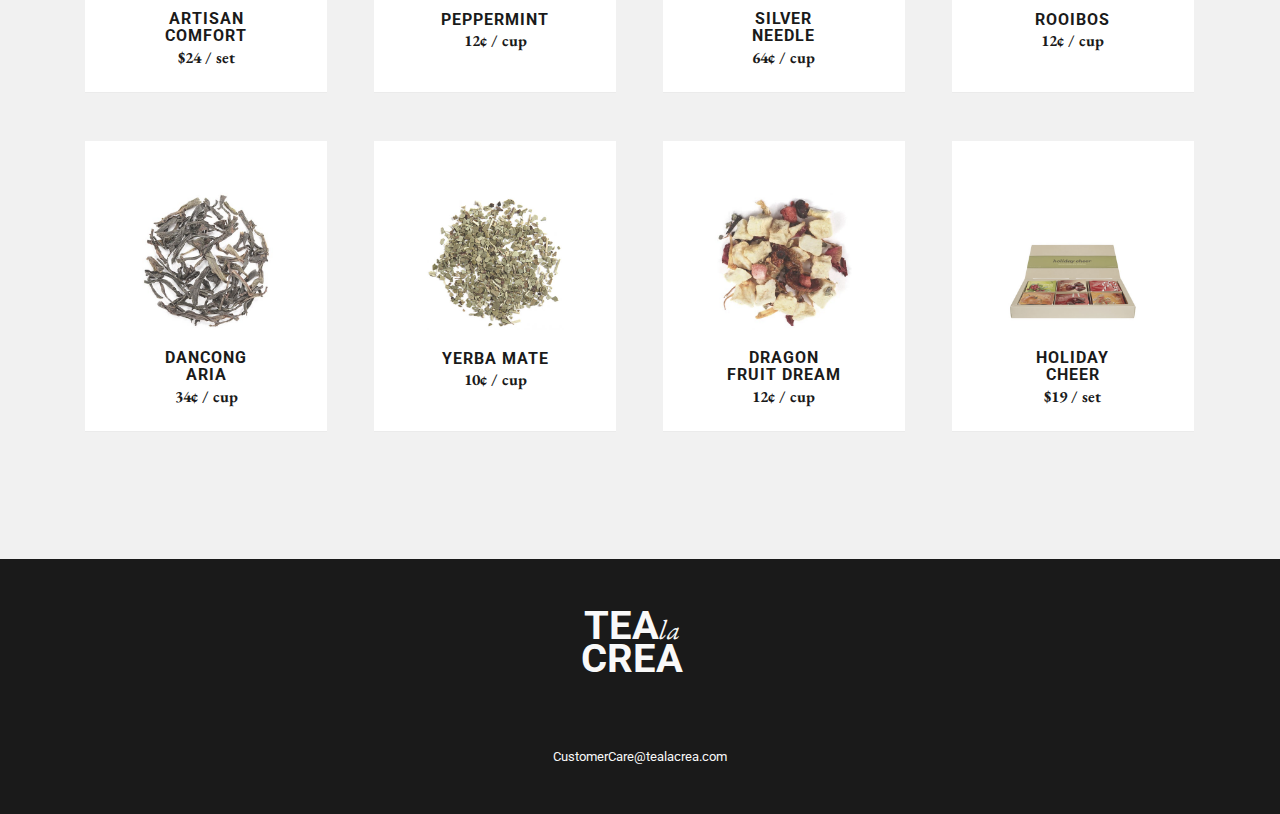
<file: pages/shop.html>
<!doctype html>
<html lang="en">
  <head>
    <!-- Required meta tags -->
    <meta charset="utf-8">
    <meta name="viewport" content="width=device-width, initial-scale=1, shrink-to-fit=no">

    <!-- Bootstrap CSS -->
    <link rel="stylesheet" href="https://stackpath.bootstrapcdn.com/bootstrap/4.3.1/css/bootstrap.min.css" integrity="sha384-ggOyR0iXCbMQv3Xipma34MD+dH/1fQ784/j6cY/iJTQUOhcWr7x9JvoRxT2MZw1T" crossorigin="anonymous">
    
    <!--STYLESHEET-->
    <link rel="stylesheet" href="../styles/css/style.css">
    
    <!--FONTS-->
    <link href="https://fonts.googleapis.com/css?family=EB+Garamond:400i|Roboto:400,700&display=swap" rel="stylesheet">
    
    <!--FONTAWESOME-->
    <link rel="stylesheet" href="https://use.fontawesome.com/releases/v5.8.2/css/all.css" integrity="sha384-oS3vJWv+0UjzBfQzYUhtDYW+Pj2yciDJxpsK1OYPAYjqT085Qq/1cq5FLXAZQ7Ay" crossorigin="anonymous">

    <title>Shop - Tea la Crea</title>
  </head>
<body>
<!--NAV-->
<div class="container-fluid nav-container">
    <nav class="navbar navbar-expand-lg navbar-light py-lg-0 py-2">
      <a class="navbar-brand" href="../index.html">TEA<span class="serif">la</span><br>CREA</a>
      <button class="navbar-toggler" type="button" data-toggle="collapse" data-target="#navbarNav" aria-controls="navbarNav" aria-expanded="false" aria-label="Toggle navigation">
        <span class="navbar-toggler-icon"></span>
      </button>
      <div class="collapse navbar-collapse" id="navbarNav">
        <ul class="navbar-nav text-center">
          <li class="nav-item">
            <a class="nav-link" href="create-your-tea.html">CREATE YOUR BLEND</a>
          </li>
          <li class="nav-item dropdown nav-split-brand">
			<a class="nav-link dropdown-toggle" href="#">
			  Shop
			</a>
			<div class="dropdown-menu text-center" aria-labelledby="navbarDropdown">
		  		<a class="dropdown-item" href="shop.html"><img src="../images/shop/newest-additions/dragon_fruit_dream.jpg" alt="" class="pb-3 w-75"><br>All Tea</a>
				<a class="dropdown-item" href="categories/original-tea.html"><img src="../images/shop/newest-additions/vanilla_green.jpg" alt="" class="pb-3 w-75"><br>Original Tea</a>
				<a class="dropdown-item" href="categories/flavored.html"><img src="../images/shop/newest-additions/lychee_rose_green.jpg" alt="" class="pb-3 w-75"><br>Flavored</a>
				<a class="dropdown-item" href="categories/sample-set.html"><img src="../images/shop/samples/tea_chest.jpg" alt="" class="pb-3 w-75"><br>Sample Set</a>
				<a class="dropdown-item" href="create-your-tea.html"><img src="../images/shop/newest-additions/teaster_marshmallow.jpg" alt="" class="pb-3 w-75"><br>Custom Blend</a>
			</div>
		  </li>
          <li class="nav-item">
            <a class="nav-link" href="our-story.html">OUR STORY</a>
          </li>
          <li class="nav-item">
            <a class="nav-link" href="benefits.html">BENEFITS</a>
          </li>
          <li class="nav-item">
            <a class="nav-link" href="contact.html"><i class="far fa-envelope"></i></a>
          </li>
          <li class="nav-item">
            <a class="nav-link" href="contact.html">CONTACT</a>
          </li>
        </ul>
      </div>
    </nav>
</div>
<!--nav end-->

<div class="cart">
	<div class="cart-btn p-3">
		<p class="itemNum">0</p>
		<i class="fas fa-cart-plus"></i>
	</div>
</div>

<div class="popup px-5">
	<h6 class="mt-4 text-center">YOUR TEA BAG / <span class="itemNum">0</span></h6>
	<i class="fas fa-times"></i>
	<div class="empty text-center col-12">
		<h6 class="mb-0">Your tea bag is empty.</h6>
		<p class="mb-5">Start by adding to your collection.</p>
		<a href="shop.html" class="btn mt-2">SHOP FOR TEA</a>
	</div>
	<a href="" class="btn checkout">CHECKOUT</a>
</div>
<div class="popupbg"></div>

<main class="container-fluid">
<section id="shop" class="text-center">
 <img src="../images/shop/tea-cups.jpg" alt="" class="tea-cups w-100">
  <h1 class="green mb-lg-0 mb-5 ">TEA SHOP</h1>
    <div class="listings text-sm-left text-center mx-auto pb-3">
		<a href="../pages/products/blackberry-sage-oolong.html">
			<div class="text-center mt-5">
				<p class="category my-0 new">NEW</p>
				<img class="py-5 mt-0 mb-5 w-100" src="../images/shop/newest-additions/blackberry_sage_oolong.jpg" alt="">
				<div class="label">
					<h6 class="mb-0 mt-3">Blackberry Sage<br>Oolong</h6>
					<div class="cost">
						<h5 class="mt-0">17&#162; / cup</h5>
					</div>
				</div>
			</div>
		</a>
		<a href="../pages/products/lychee-rose.html">
			<div class="text-center">
				<p class="category my-0 new">NEW</p>
				<img class="py-5 mt-0 mb-5 w-100" src="../images/shop/newest-additions/lychee_rose_green.jpg" alt="">
				<div class="label">
					<h6 class="mb-0 mt-3">Lychee Rose<br>Green</h6>
					<div class="cost">
						<h5 class="mt-0">12&#162; / cup</h5>
					</div>
				</div>
			</div>
		</a>
		<a href="../pages/products/earl-grey-bella-luna.html">
			<div class="text-center">
				<p class="category my-0 hot">POPULAR</p>
				<img class="py-5 mt-0 mb-5 w-100" src="../images/shop/newest-additions/earl_grey_bella_luna.jpg" alt="">
				<div class="label">
					<h6 class="mb-0 mt-3">Earl Grey Bella<br>Luna Oolong</h6>
					<div class="cost">
						<h5 class="mt-0">12&#162; / cup</h5>
					</div>
				</div>
			</div>
		</a>
		<a href="../pages/products/tea-chest.html">
			<div class="text-center">
				<p class="category my-0 hot">POPULAR</p>
				<img class="py-5 mt-0 mb-5 w-100" src="../images/shop/samples/tea_chest.jpg" alt="">
				<div class="label">
					<h6 class="mb-0 mt-3">Tea Chest</h6>
					<div class="cost">
						<h5 class="mt-0">$19 / set <br><br></h5>
					</div>
				</div>
			</div>
		</a>
		<a href="../pages/products/white-eternal-spring.html">
			<div class="text-center">
				<p class="category my-0 hot">POPULAR</p>
				<img class="py-5 mt-0 mb-5 w-100" src="../images/shop/newest-additions/white_eternal_spring.jpg" alt="">
				<div class="label">
					<h6 class="mb-0 mt-3">White Eternal<br>Spring</h6>
					<div class="cost">
						<h5 class="mt-0">19&#162; / cup</h5>
					</div>
				</div>
			</div>
		</a>
		<a href="../pages/products/chamomile.html">
			<div class="text-center">
				<p class="category my-0 hot">POPULAR</p>
				<img class="py-5 mt-0 mb-5 w-100" src="../images/shop/newest-additions/chamomile.jpg" alt="">
				<div class="label">
					<h6 class="mb-0 mt-3">Chamomile</h6>
					<div class="cost">
						<h5 class="mt-0">12&#162; / cup <br><br></h5>
					</div>
				</div>
			</div>
		</a>
		<a href="../pages/products/matcha.html">
			<div class="text-center">
				<p class="category my-0 hot">POPULAR</p>
				<img class="py-5 mt-0 mb-5 w-100" src="../images/shop/newest-additions/matcha.jpg" alt="">
				<div class="label">
					<h6 class="mb-0 mt-3">Matcha</h6>
					<div class="cost">
						<h5 class="mt-0">60&#162; / cup<br><br></h5>
					</div>
				</div>
			</div>
		</a>
		<a href="../pages/products/vanilla-green.html">
			<div class="text-center">
				<p class="category my-0 hot">POPULAR</p>
				<img class="py-5 mt-0 mb-5 w-100" src="../images/shop/newest-additions/vanilla_green.jpg" alt="">
				<div class="label">
					<h6 class="mb-0 mt-3">Vanilla<br>Green</h6>
					<div class="cost">
						<h5 class="mt-0">15&#162; / cup</h5>
					</div>
				</div>
			</div>
		</a>
		<a href="../pages/products/irish-breakfast.html">
			<div class="text-center">
				<p class="category my-0 hot">POPULAR</p>
				<img class="py-5 mt-0 mb-5 w-100" src="../images/shop/newest-additions/irish_breakfast.jpg" alt="">
				<div class="label">
					<h6 class="mb-0 mt-3">Irish<br>Breakfast</h6>
					<div class="cost">
						<h5 class="mt-0">10&#162; / cup</h5>
					</div>
				</div>
			</div>
		</a>
		<a href="../pages/products/white-blueberry.html">
			<div class="text-center">
				<img class="py-5 mt-0 mb-5 w-100" src="../images/shop/newest-additions/white_blueberry.jpg" alt="">
				<div class="label">
					<h6 class="mb-0 mt-3">White<br>Blueberry</h6>
					<div class="cost">
						<h5 class="mt-0">19&#162; / cup</h5>
					</div>
				</div>
			</div>
		</a>
		<a href="../pages/products/dragon-pearl.html" class="d-lg-none d-md-inline d-none">
			<div class="text-center">
				<img class="py-5 mt-0 mb-5 w-100" src="../images/shop/newest-additions/dragon_pearl.jpg" alt="">
				<div class="label">
					<h6 class="mb-0 mt-3">Dragon Pearl</h6>
					<div class="cost">
						<h5 class="mt-0">32&#162; / cup <br><br></h5>
					</div>
				</div>
			</div>
		</a>
		<a href="../pages/products/teaster-marshmellow.html">
			<div class="text-center">
				<img class="py-5 mt-0 mb-5 w-100" src="../images/shop/newest-additions/teaster_marshmallow.jpg" alt="">
				<div class="label">
					<h6 class="mb-0 mt-3">Teaster<br>Marshmellow</h6>
					<div class="cost">
						<h5 class="mt-0">15&#162; / cup</h5>
					</div>
				</div>
			</div>
		</a>
		<a href="../pages/products/sweet-medley.html">
			<div class="text-center">
				<img class="py-5 mt-0 mb-5 w-100" src="../images/shop/samples/gourmet_tea_collection.jpg" alt="">
				<div class="label">
					<h6 class="mb-0 mt-3">Sweet Medley</h6>
					<div class="cost">
						<h5 class="mt-0">$19 / set <br><br></h5>
					</div>
				</div>
			</div>
		</a>
		<a href="../pages/products/artisan-comfort.html">
			<div class="text-center">
				<img class="py-5 mt-0 mb-5 w-100" src="../images/shop/samples/artisan_comfort.jpg" alt="">
				<div class="label">
					<h6 class="mb-0 mt-3">Artisan<br>Comfort</h6>
					<div class="cost">
						<h5 class="mt-0">$24 / set</h5>
					</div>
				</div>
			</div>
		</a>
		<a href="../pages/products/peppermint.html">
			<div class="text-center">
				<img class="py-5 mt-0 mb-5 w-100" src="../images/shop/newest-additions/peppermint.jpg" alt="">
				<div class="label">
					<h6 class="mb-0 mt-3">Peppermint</h6>
					<div class="cost">
						<h5 class="mt-0">12&#162; / cup<br><br></h5>
					</div>
				</div>
			</div>
		</a>
		<a href="../pages/products/silver-needle.html">
			<div class="text-center">
				<img class="py-5 mt-0 mb-5 w-100" src="../images/shop/newest-additions/silver_needle.jpg" alt="">
				<div class="label">
					<h6 class="mb-0 mt-3">Silver<br>Needle</h6>
					<div class="cost">
						<h5 class="mt-0">64&#162; / cup</h5>
					</div>
				</div>
			</div>
		</a>
		<a href="../pages/products/rooibos.html">
			<div class="text-center">
				<img class="py-5 mt-0 mb-5 w-100" src="../images/shop/newest-additions/rooibos.jpg" alt="">
				<div class="label">
					<h6 class="mb-0 mt-3">Rooibos</h6>
					<div class="cost">
						<h5 class="mt-0">12&#162; / cup <br><br></h5>
					</div>
				</div>
			</div>
		</a>
		<a href="../pages/products/dancong-aria.html">
			<div class="text-center">
				<img class="py-5 mt-0 mb-5 w-100" src="../images/shop/newest-additions/dancong_aria.jpg" alt="">
				<div class="label">
					<h6 class="mb-0 mt-3">Dancong<br>Aria</h6>
					<div class="cost">
						<h5 class="mt-0">34&#162; / cup</h5>
					</div>
				</div>
			</div>
		</a>
		<a href="../pages/products/yerba-mate.html">
			<div class="text-center">
				<img class="py-5 mt-0 mb-5 w-100" src="../images/shop/newest-additions/yerba_mate.jpg" alt="">
				<div class="label">
					<h6 class="mb-0 mt-3">Yerba Mate</h6>
					<div class="cost">
						<h5 class="mt-0">10&#162; / cup<br><br></h5>
					</div>
				</div>
			</div>
		</a>
		<a href="../pages/products/fruit-dream.html">
			<div class="text-center">
				<img class="py-5 mt-0 mb-5 w-100" src="../images/shop/newest-additions/dragon_fruit_dream.jpg" alt="">
				<div class="label">
					<h6 class="mb-0 mt-3">Dragon<br>Fruit Dream</h6>
					<div class="cost">
						<h5 class="mt-0">12&#162; / cup</h5>
					</div>
				</div>
			</div>
		</a>
		<a href="../pages/products/holiday-cheer.html">
			<div class="text-center">
				<img class="py-5 mt-0 mb-5 w-100" src="../images/shop/samples/holiday_cheer.jpg" alt="">
				<div class="label">
					<h6 class="mb-0 mt-3">Holiday<br>Cheer</h6>
					<div class="cost">
						<h5 class="mt-0">$19 / set</h5>
					</div>
				</div>
			</div>
		</a>
<!--
		<a href="products/jade-oolong.html">
			<div class="text-center">
				<img class="py-5 w-100" src="../images/shop/newest-additions/jade_oolong.jpg" alt="">
				<div class="label">
					<div class="cost">
						<h5 class="brown mt-4">20</h5>
						<p class="text-center">c / cup</p>
					</div>
					<h6 class="mb-0 mt-3">Jade<br>Oolong</h6>
				</div>
			</div>
		</a>
-->
	</div>
</section>
       
</main>
     
<section id="social">
	<h4 class="mb-0">#tealacrea</h4>
	<div class="social text-right">
		<i class="fab fa-twitter"></i>
		<i class="fab fa-instagram"></i>
		<i class="fab fa-facebook-f"></i>
	</div>
</section>
<footer class="py-5 text-center">
    <a class="navbar-brand" href="#">TEA<span class="serif">la</span><br>CREA</a>
    <div class="social mt-3">
		<i class="fab fa-twitter"></i>
		<i class="fab fa-instagram"></i>
		<i class="fab fa-facebook-f"></i>
	</div>
    <p class="pt-3 mb-0">CustomerCare@tealacrea.com</p>
</footer>

     
    <!-- Optional JavaScript -->
    <!-- jQuery first, then Popper.js, then Bootstrap JS -->
    <script src="https://code.jquery.com/jquery-3.3.1.slim.min.js" integrity="sha384-q8i/X+965DzO0rT7abK41JStQIAqVgRVzpbzo5smXKp4YfRvH+8abtTE1Pi6jizo" crossorigin="anonymous"></script>
    <script src="https://cdnjs.cloudflare.com/ajax/libs/popper.js/1.14.7/umd/popper.min.js" integrity="sha384-UO2eT0CpHqdSJQ6hJty5KVphtPhzWj9WO1clHTMGa3JDZwrnQq4sF86dIHNDz0W1" crossorigin="anonymous"></script>
    <script src="https://stackpath.bootstrapcdn.com/bootstrap/4.3.1/js/bootstrap.min.js" integrity="sha384-JjSmVgyd0p3pXB1rRibZUAYoIIy6OrQ6VrjIEaFf/nJGzIxFDsf4x0xIM+B07jRM" crossorigin="anonymous"></script>
    <script src="../js/script.js"></script>
</body>
</html>
</file>
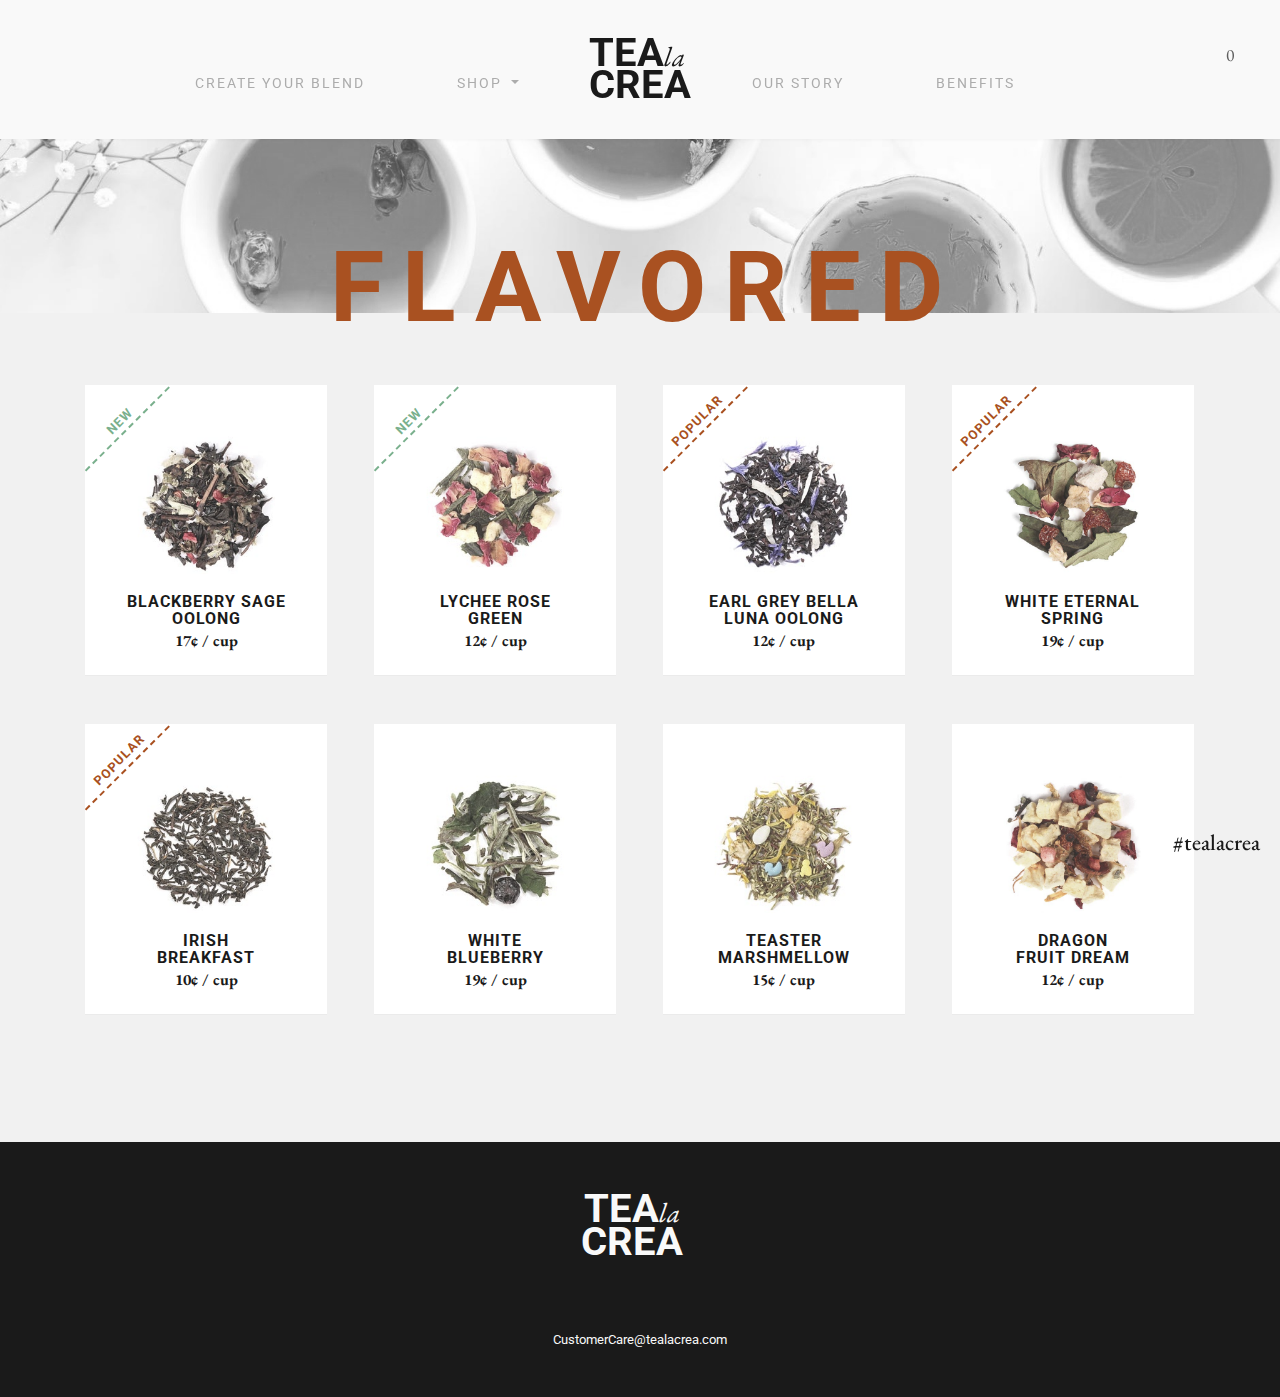
<file: pages/categories/flavored.html>
<!doctype html>
<html lang="en">
  <head>
    <!-- Required meta tags -->
    <meta charset="utf-8">
    <meta name="viewport" content="width=device-width, initial-scale=1, shrink-to-fit=no">

    <!-- Bootstrap CSS -->
    <link rel="stylesheet" href="https://stackpath.bootstrapcdn.com/bootstrap/4.3.1/css/bootstrap.min.css" integrity="sha384-ggOyR0iXCbMQv3Xipma34MD+dH/1fQ784/j6cY/iJTQUOhcWr7x9JvoRxT2MZw1T" crossorigin="anonymous">
    
    <!--STYLESHEET-->
    <link rel="stylesheet" href="../../styles/css/style.css">
    
    <!--FONTS-->
    <link href="https://fonts.googleapis.com/css?family=EB+Garamond:400i|Roboto:400,700&display=swap" rel="stylesheet">
    
    <!--FONTAWESOME-->
    <link rel="stylesheet" href="https://use.fontawesome.com/releases/v5.8.2/css/all.css" integrity="sha384-oS3vJWv+0UjzBfQzYUhtDYW+Pj2yciDJxpsK1OYPAYjqT085Qq/1cq5FLXAZQ7Ay" crossorigin="anonymous">

    <title>Shop - Tea la Crea</title>
  </head>
<body>
<!--NAV-->
<div class="container-fluid nav-container">
    <nav class="navbar navbar-expand-lg navbar-light py-lg-0 py-2">
      <a class="navbar-brand" href="../../index.html">TEA<span class="serif">la</span><br>CREA</a>
      <button class="navbar-toggler" type="button" data-toggle="collapse" data-target="#navbarNav" aria-controls="navbarNav" aria-expanded="false" aria-label="Toggle navigation">
        <span class="navbar-toggler-icon"></span>
      </button>
      <div class="collapse navbar-collapse" id="navbarNav">
        <ul class="navbar-nav text-center">
          <li class="nav-item">
            <a class="nav-link" href="../create-your-tea.html">CREATE YOUR BLEND</a>
          </li>
          <li class="nav-item dropdown nav-split-brand">
			<a class="nav-link dropdown-toggle" href="#">
			  Shop
			</a>
			<div class="dropdown-menu text-center" aria-labelledby="navbarDropdown">
		  		<a class="dropdown-item" href="../shop.html"><img src="../../images/shop/newest-additions/dragon_fruit_dream.jpg" alt="" class="pb-3 w-75"><br>All Tea</a>
				<a class="dropdown-item" href="original-tea.html"><img src="../../images/shop/newest-additions/vanilla_green.jpg" alt="" class="pb-3 w-75"><br>Original Tea</a>
				<a class="dropdown-item" href="flavored.html"><img src="../../images/shop/newest-additions/lychee_rose_green.jpg" alt="" class="pb-3 w-75"><br>Flavored</a>
				<a class="dropdown-item" href="sample-set.html"><img src="../../images/shop/samples/tea_chest.jpg" alt="" class="pb-3 w-75"><br>Sample Set</a>
				<a class="dropdown-item" href="../create-your-tea.html"><img src="../../images/shop/newest-additions/teaster_marshmallow.jpg" alt="" class="pb-3 w-75"><br>Custom Blend</a>
			</div>
		  </li>
          <li class="nav-item">
            <a class="nav-link" href="../our-story.html">OUR STORY</a>
          </li>
          <li class="nav-item">
            <a class="nav-link" href="../benefits.html">BENEFITS</a>
          </li>
        <li class="nav-item">
            <a class="nav-link" href="..//contact.html"><i class="far fa-envelope"></i></a>
          </li>
          <li class="nav-item">
            <a class="nav-link" href="..//contact.html">CONTACT</a>
          </li>
        </ul>
      </div>
    </nav>
</div>

<!--nav end-->

<div class="cart">
	<div class="cart-btn p-3">
		<p class="itemNum">0</p>
		<i class="fas fa-cart-plus"></i>
	</div>
</div>

<div class="popup px-5">
	<h6 class="mt-4 text-center">YOUR TEA BAG / <span class="itemNum">0</span></h6>
	<i class="fas fa-times"></i>
	<div class="empty text-center col-12">
		<h6 class="mb-0">Your tea bag is empty.</h6>
		<p class="mb-5">Start by adding to your collection.</p>
		<a href="../shop.html" class="btn mt-2">SHOP FOR TEA</a>
	</div>
	<a href="" class="btn checkout">CHECKOUT</a>
</div>
<div class="popupbg"></div>

<main class="container-fluid">
<section id="shop" class="text-center">
 <img src="../../images/shop/tea-cups.jpg" alt="" class="tea-cups w-100">
  <h1 class="brown mb-lg-0 mb-5 ">FLAVORED</h1>
    <div class="listings text-sm-left col-12 text-center mx-auto pb-3">
    	<a href="../products/blackberry-sage-oolong.html">
			<div class="text-center mt-5">
				<p class="category my-0 new">NEW</p>
				<img class="py-5 mt-0 mb-5 w-100" src="../../images/shop/newest-additions/blackberry_sage_oolong.jpg" alt="">
				<div class="label">
					<h6 class="mb-0 mt-3">Blackberry Sage<br>Oolong</h6>
					<div class="cost">
						<h5 class="mt-0">17&#162; / cup</h5>
					</div>
				</div>
			</div>
		</a>
		<a href="../products/lychee-rose.html">
			<div class="text-center">
				<p class="category my-0 new">NEW</p>
				<img class="py-5 mt-0 mb-5 w-100" src="../../images/shop/newest-additions/lychee_rose_green.jpg" alt="">
				<div class="label">
					<h6 class="mb-0 mt-3">Lychee Rose<br>Green</h6>
					<div class="cost">
						<h5 class="mt-0">12&#162; / cup</h5>
					</div>
				</div>
			</div>
		</a>
		<a href="../products/earl-grey-bella-luna.html">
			<div class="text-center">
				<p class="category my-0 hot">POPULAR</p>
				<img class="py-5 mt-0 mb-5 w-100" src="../../images/shop/newest-additions/earl_grey_bella_luna.jpg" alt="">
				<div class="label">
					<h6 class="mb-0 mt-3">Earl Grey Bella<br>Luna Oolong</h6>
					<div class="cost">
						<h5 class="mt-0">12&#162; / cup</h5>
					</div>
				</div>
			</div>
		</a>
		<a href="../products/white-eternal-spring.html">
			<div class="text-center">
				<p class="category my-0 hot">POPULAR</p>
				<img class="py-5 mt-0 mb-5 w-100" src="../../images/shop/newest-additions/white_eternal_spring.jpg" alt="">
				<div class="label">
					<h6 class="mb-0 mt-3">White Eternal<br>Spring</h6>
					<div class="cost">
						<h5 class="mt-0">19&#162; / cup</h5>
					</div>
				</div>
			</div>
		</a>
		<a href="../products/irish-breakfast.html">
			<div class="text-center">
				<p class="category my-0 hot">POPULAR</p>
				<img class="py-5 mt-0 mb-5 w-100" src="../../images/shop/newest-additions/irish_breakfast.jpg" alt="">
				<div class="label">
					<h6 class="mb-0 mt-3">Irish<br>Breakfast</h6>
					<div class="cost">
						<h5 class="mt-0">10&#162; / cup</h5>
					</div>
				</div>
			</div>
		</a>
		<a href="../products/white-blueberry.html">
			<div class="text-center">
				<img class="py-5 mt-0 mb-5 w-100" src="../../images/shop/newest-additions/white_blueberry.jpg" alt="">
				<div class="label">
					<h6 class="mb-0 mt-3">White<br>Blueberry</h6>
					<div class="cost">
						<h5 class="mt-0">19&#162; / cup</h5>
					</div>
				</div>
			</div>
		</a>
		<a href="../products/teaster-marshmellow.html">
			<div class="text-center">
				<img class="py-5 mt-0 mb-5 w-100" src="../../images/shop/newest-additions/teaster_marshmallow.jpg" alt="">
				<div class="label">
					<h6 class="mb-0 mt-3">Teaster<br>Marshmellow</h6>
					<div class="cost">
						<h5 class="mt-0">15&#162; / cup</h5>
					</div>
				</div>
			</div>
		</a>
		<a href="../products/fruit-dream.html">
			<div class="text-center">
				<img class="py-5 mt-0 mb-5 w-100" src="../../images/shop/newest-additions/dragon_fruit_dream.jpg" alt="">
				<div class="label">
					<h6 class="mb-0 mt-3">Dragon<br>Fruit Dream</h6>
					<div class="cost">
						<h5 class="mt-0">12&#162; / cup</h5>
					</div>
				</div>
			</div>
		</a>
	</div>
</section>
       
</main>
     
<section id="social">
	<h4 class="mb-0">#tealacrea</h4>
	<div class="social text-right">
		<i class="fab fa-twitter"></i>
		<i class="fab fa-instagram"></i>
		<i class="fab fa-facebook-f"></i>
		<i class="fab fa-facebook-f"></i>
	</div>
</section>
<footer class="py-5 text-center">
    <a class="navbar-brand" href="#">TEA<span class="serif">la</span><br>CREA</a>
    <div class="social mt-3">
		<i class="fab fa-twitter"></i>
		<i class="fab fa-instagram"></i>
		<i class="fab fa-facebook-f"></i>
	</div>
    <p class="pt-3 mb-0">CustomerCare@tealacrea.com</p>
</footer>

     
    <!-- Optional JavaScript -->
    <!-- jQuery first, then Popper.js, then Bootstrap JS -->
    <script src="https://code.jquery.com/jquery-3.3.1.slim.min.js" integrity="sha384-q8i/X+965DzO0rT7abK41JStQIAqVgRVzpbzo5smXKp4YfRvH+8abtTE1Pi6jizo" crossorigin="anonymous"></script>
    <script src="https://cdnjs.cloudflare.com/ajax/libs/popper.js/1.14.7/umd/popper.min.js" integrity="sha384-UO2eT0CpHqdSJQ6hJty5KVphtPhzWj9WO1clHTMGa3JDZwrnQq4sF86dIHNDz0W1" crossorigin="anonymous"></script>
    <script src="https://stackpath.bootstrapcdn.com/bootstrap/4.3.1/js/bootstrap.min.js" integrity="sha384-JjSmVgyd0p3pXB1rRibZUAYoIIy6OrQ6VrjIEaFf/nJGzIxFDsf4x0xIM+B07jRM" crossorigin="anonymous"></script>
    <script src="../../js/script.js"></script>
</body>
</html>
</file>
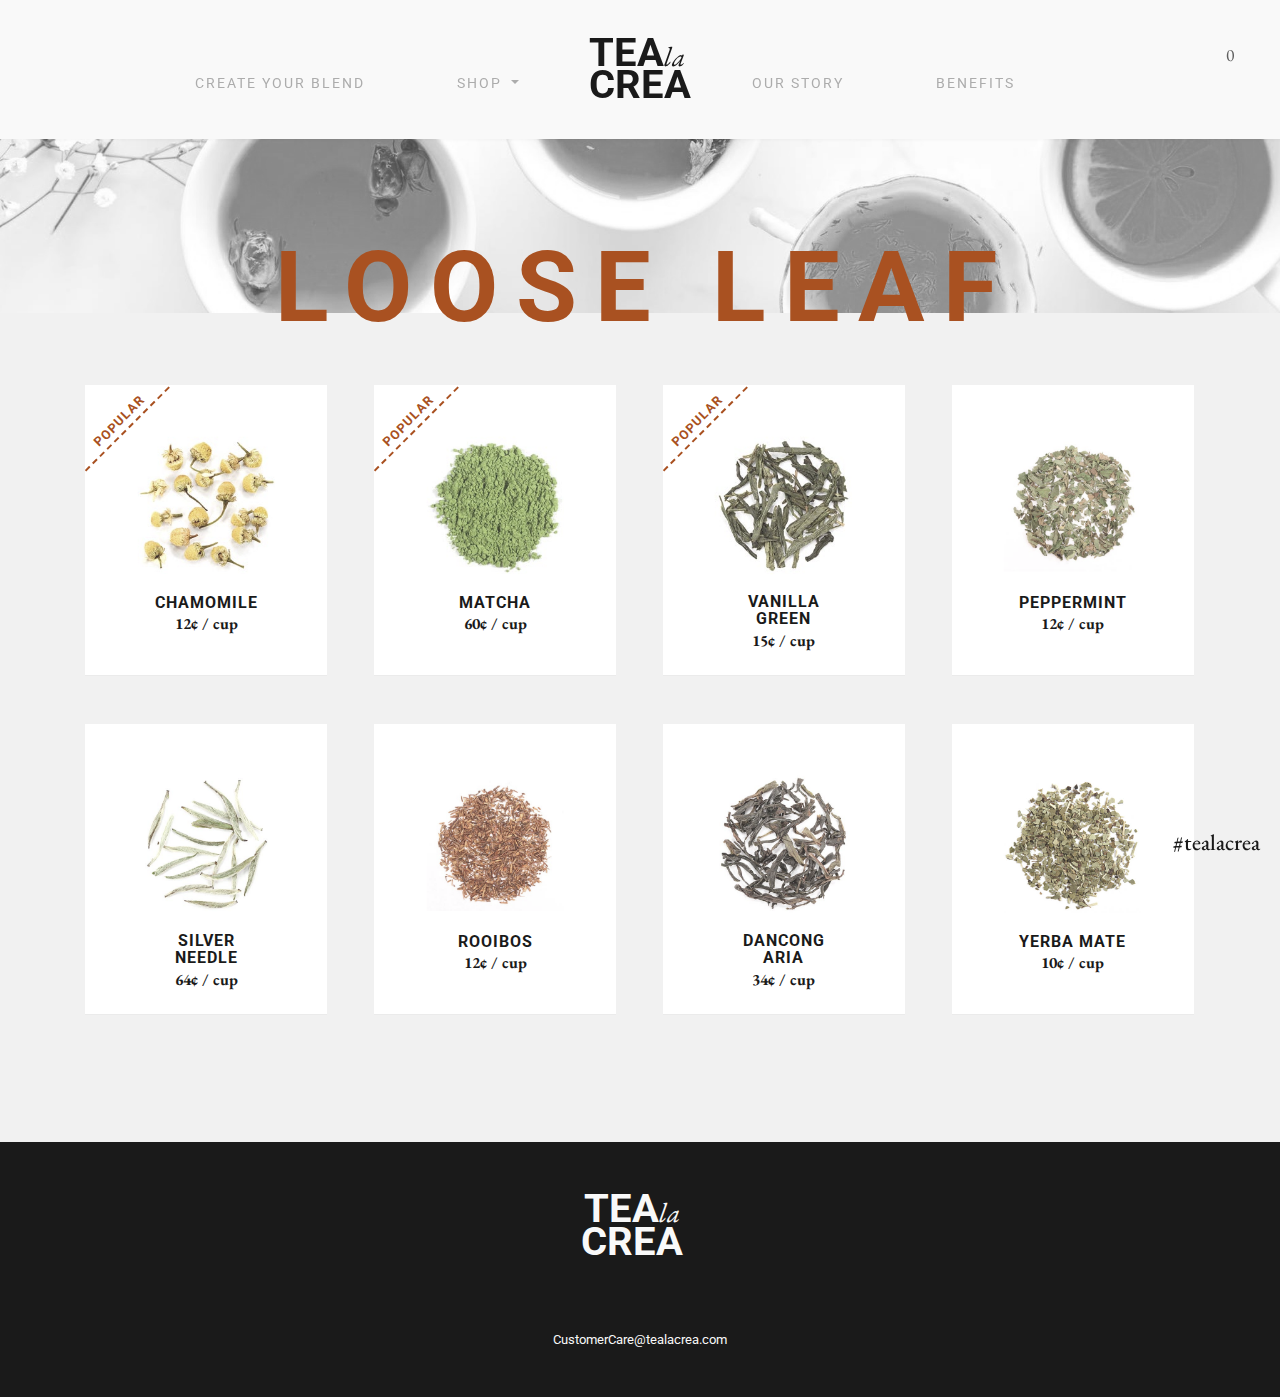
<file: pages/categories/original-tea.html>
<!doctype html>
<html lang="en">
  <head>
    <!-- Required meta tags -->
    <meta charset="utf-8">
    <meta name="viewport" content="width=device-width, initial-scale=1, shrink-to-fit=no">

    <!-- Bootstrap CSS -->
    <link rel="stylesheet" href="https://stackpath.bootstrapcdn.com/bootstrap/4.3.1/css/bootstrap.min.css" integrity="sha384-ggOyR0iXCbMQv3Xipma34MD+dH/1fQ784/j6cY/iJTQUOhcWr7x9JvoRxT2MZw1T" crossorigin="anonymous">
    
    <!--STYLESHEET-->
    <link rel="stylesheet" href="../../styles/css/style.css">
    
    <!--FONTS-->
    <link href="https://fonts.googleapis.com/css?family=EB+Garamond:400i|Roboto:400,700&display=swap" rel="stylesheet">
    
    <!--FONTAWESOME-->
    <link rel="stylesheet" href="https://use.fontawesome.com/releases/v5.8.2/css/all.css" integrity="sha384-oS3vJWv+0UjzBfQzYUhtDYW+Pj2yciDJxpsK1OYPAYjqT085Qq/1cq5FLXAZQ7Ay" crossorigin="anonymous">

    <title>Shop - Tea la Crea</title>
  </head>
<body>
<!--NAV-->
<div class="container-fluid nav-container">
    <nav class="navbar navbar-expand-lg navbar-light py-lg-0 py-2">
      <a class="navbar-brand" href="../../index.html">TEA<span class="serif">la</span><br>CREA</a>
      <button class="navbar-toggler" type="button" data-toggle="collapse" data-target="#navbarNav" aria-controls="navbarNav" aria-expanded="false" aria-label="Toggle navigation">
        <span class="navbar-toggler-icon"></span>
      </button>
      <div class="collapse navbar-collapse" id="navbarNav">
        <ul class="navbar-nav text-center">
          <li class="nav-item">
            <a class="nav-link" href="../create-your-tea.html">CREATE YOUR BLEND</a>
          </li>
          <li class="nav-item dropdown nav-split-brand">
			<a class="nav-link dropdown-toggle" href="#">
			  Shop
			</a>
			<div class="dropdown-menu text-center" aria-labelledby="navbarDropdown">
		  		<a class="dropdown-item" href="../shop.html"><img src="../../images/shop/newest-additions/dragon_fruit_dream.jpg" alt="" class="pb-3 w-75"><br>All Tea</a>
				<a class="dropdown-item" href="original-tea.html"><img src="../../images/shop/newest-additions/vanilla_green.jpg" alt="" class="pb-3 w-75"><br>Original Tea</a>
				<a class="dropdown-item" href="flavored.html"><img src="../../images/shop/newest-additions/lychee_rose_green.jpg" alt="" class="pb-3 w-75"><br>Flavored</a>
				<a class="dropdown-item" href="sample-set.html"><img src="../../images/shop/samples/tea_chest.jpg" alt="" class="pb-3 w-75"><br>Sample Set</a>
				<a class="dropdown-item" href="../create-your-tea.html"><img src="../../images/shop/newest-additions/teaster_marshmallow.jpg" alt="" class="pb-3 w-75"><br>Custom Blend</a>
			</div>
		  </li>
          <li class="nav-item">
            <a class="nav-link" href="../our-story.html">OUR STORY</a>
          </li>
          <li class="nav-item">
            <a class="nav-link" href="../benefits.html">BENEFITS</a>
          </li>
        <li class="nav-item">
            <a class="nav-link" href="..//contact.html"><i class="far fa-envelope"></i></a>
          </li>
          <li class="nav-item">
            <a class="nav-link" href="..//contact.html">CONTACT</a>
          </li>
        </ul>
      </div>
    </nav>
</div>

<!--nav end-->

<div class="cart">
	<div class="cart-btn p-3">
		<p class="itemNum">0</p>
		<i class="fas fa-cart-plus"></i>
	</div>
</div>

<div class="popup px-5">
	<h6 class="mt-4 text-center">YOUR TEA BAG / <span class="itemNum">0</span></h6>
	<i class="fas fa-times"></i>
	<div class="empty text-center col-12">
		<h6 class="mb-0">Your tea bag is empty.</h6>
		<p class="mb-5">Start by adding to your collection.</p>
		<a href="../shop.html" class="btn mt-2">SHOP FOR TEA</a>
	</div>
	<a href="" class="btn checkout">CHECKOUT</a>
</div>
<div class="popupbg"></div>

<main class="container-fluid">
<section id="shop" class="text-center">
 <img src="../../images/shop/tea-cups.jpg" alt="" class="tea-cups w-100">
  <h1 class="brown mb-lg-0 mb-5">LOOSE LEAF</h1>
    <div class="listings text-sm-left text-center mx-auto pb-3 col-12">
		<a href="../pages/products/chamomile.html">
			<div class="text-center mt-5">
				<p class="category my-0 hot">POPULAR</p>
				<img class="py-5 mt-0 mb-5 w-100" src="../../images/shop/newest-additions/chamomile.jpg" alt="">
				<div class="label">
					<h6 class="mb-0 mt-3">Chamomile</h6>
					<div class="cost">
						<h5 class="mt-0">12&#162; / cup <br><br></h5>
					</div>
				</div>
			</div>
		</a>
		<a href="../pages/products/matcha.html">
			<div class="text-center">
				<p class="category my-0 hot">POPULAR</p>
				<img class="py-5 mt-0 mb-5 w-100" src="../../images/shop/newest-additions/matcha.jpg" alt="">
				<div class="label">
					<h6 class="mb-0 mt-3">Matcha</h6>
					<div class="cost">
						<h5 class="mt-0">60&#162; / cup<br><br></h5>
					</div>
				</div>
			</div>
		</a>
		<a href="../pages/products/vanilla-green.html">
			<div class="text-center">
				<p class="category my-0 hot">POPULAR</p>
				<img class="py-5 mt-0 mb-5 w-100" src="../../images/shop/newest-additions/vanilla_green.jpg" alt="">
				<div class="label">
					<h6 class="mb-0 mt-3">Vanilla<br>Green</h6>
					<div class="cost">
						<h5 class="mt-0">15&#162; / cup</h5>
					</div>
				</div>
			</div>
		</a>
		<a href="../pages/products/dragon-pearl.html" class="d-lg-none d-md-inline d-none">
			<div class="text-center">
				<img class="py-5 mt-0 mb-5 w-100" src="../../images/shop/newest-additions/dragon_pearl.jpg" alt="">
				<div class="label">
					<h6 class="mb-0 mt-3">Dragon Pearl</h6>
					<div class="cost">
						<h5 class="mt-0">32&#162; / cup <br><br></h5>
					</div>
				</div>
			</div>
		</a>
		<a href="../pages/products/peppermint.html">
			<div class="text-center">
				<img class="py-5 mt-0 mb-5 w-100" src="../../images/shop/newest-additions/peppermint.jpg" alt="">
				<div class="label">
					<h6 class="mb-0 mt-3">Peppermint</h6>
					<div class="cost">
						<h5 class="mt-0">12&#162; / cup<br><br></h5>
					</div>
				</div>
			</div>
		</a>
		<a href="../pages/products/silver-needle.html">
			<div class="text-center">
				<img class="py-5 mt-0 mb-5 w-100" src="../../images/shop/newest-additions/silver_needle.jpg" alt="">
				<div class="label">
					<h6 class="mb-0 mt-3">Silver<br>Needle</h6>
					<div class="cost">
						<h5 class="mt-0">64&#162; / cup</h5>
					</div>
				</div>
			</div>
		</a>
		<a href="../pages/products/rooibos.html">
			<div class="text-center">
				<img class="py-5 mt-0 mb-5 w-100" src="../../images/shop/newest-additions/rooibos.jpg" alt="">
				<div class="label">
					<h6 class="mb-0 mt-3">Rooibos</h6>
					<div class="cost">
						<h5 class="mt-0">12&#162; / cup <br><br></h5>
					</div>
				</div>
			</div>
		</a>
		<a href="../pages/products/dancong-aria.html">
			<div class="text-center">
				<img class="py-5 mt-0 mb-5 w-100" src="../../images/shop/newest-additions/dancong_aria.jpg" alt="">
				<div class="label">
					<h6 class="mb-0 mt-3">Dancong<br>Aria</h6>
					<div class="cost">
						<h5 class="mt-0">34&#162; / cup</h5>
					</div>
				</div>
			</div>
		</a>
		<a href="../pages/products/yerba-mate.html">
			<div class="text-center">
				<img class="py-5 mt-0 mb-5 w-100" src="../../images/shop/newest-additions/yerba_mate.jpg" alt="">
				<div class="label">
					<h6 class="mb-0 mt-3">Yerba Mate</h6>
					<div class="cost">
						<h5 class="mt-0">10&#162; / cup<br><br></h5>
					</div>
				</div>
			</div>
		</a>
	</div>
</section>
       
</main>
     
<section id="social">
	<h4 class="mb-0">#tealacrea</h4>
	<div class="social text-right">
		<i class="fab fa-twitter"></i>
		<i class="fab fa-instagram"></i>
		<i class="fab fa-facebook-f"></i>
	</div>
</section>
<footer class="py-5 text-center">
    <a class="navbar-brand" href="#">TEA<span class="serif">la</span><br>CREA</a>
    <div class="social mt-3">
		<i class="fab fa-twitter"></i>
		<i class="fab fa-instagram"></i>
		<i class="fab fa-facebook-f"></i>
	</div>
    <p class="pt-3 mb-0">CustomerCare@tealacrea.com</p>
</footer>

     
    <!-- Optional JavaScript -->
    <!-- jQuery first, then Popper.js, then Bootstrap JS -->
    <script src="https://code.jquery.com/jquery-3.3.1.slim.min.js" integrity="sha384-q8i/X+965DzO0rT7abK41JStQIAqVgRVzpbzo5smXKp4YfRvH+8abtTE1Pi6jizo" crossorigin="anonymous"></script>
    <script src="https://cdnjs.cloudflare.com/ajax/libs/popper.js/1.14.7/umd/popper.min.js" integrity="sha384-UO2eT0CpHqdSJQ6hJty5KVphtPhzWj9WO1clHTMGa3JDZwrnQq4sF86dIHNDz0W1" crossorigin="anonymous"></script>
    <script src="https://stackpath.bootstrapcdn.com/bootstrap/4.3.1/js/bootstrap.min.js" integrity="sha384-JjSmVgyd0p3pXB1rRibZUAYoIIy6OrQ6VrjIEaFf/nJGzIxFDsf4x0xIM+B07jRM" crossorigin="anonymous"></script>
    <script src="../../js/script.js"></script>
</body>
</html>
</file>
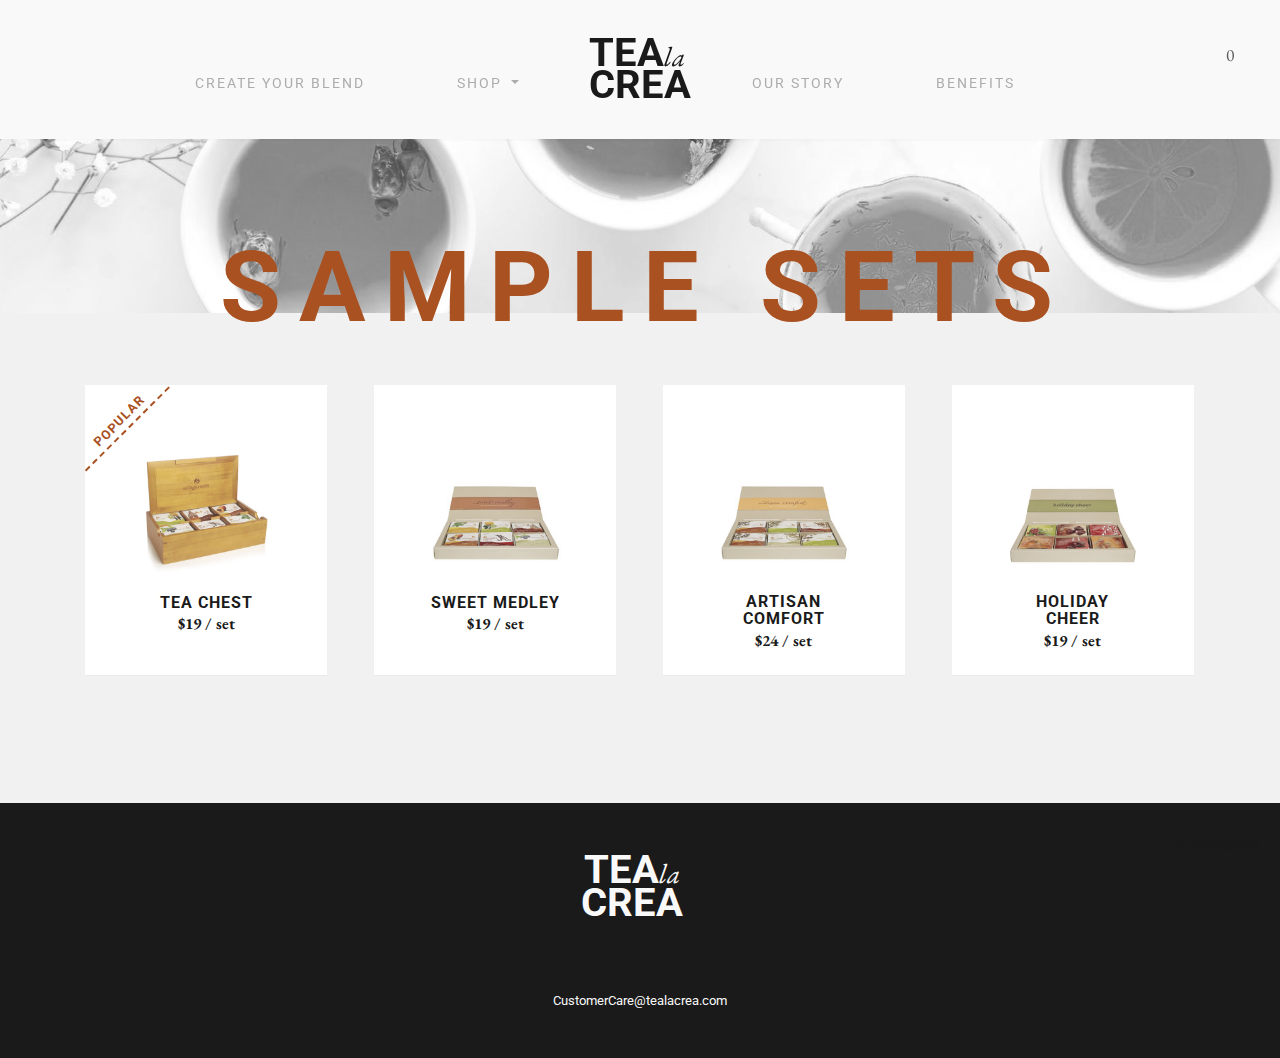
<file: pages/categories/sample-set.html>
<!doctype html>
<html lang="en">
  <head>
    <!-- Required meta tags -->
    <meta charset="utf-8">
    <meta name="viewport" content="width=device-width, initial-scale=1, shrink-to-fit=no">

    <!-- Bootstrap CSS -->
    <link rel="stylesheet" href="https://stackpath.bootstrapcdn.com/bootstrap/4.3.1/css/bootstrap.min.css" integrity="sha384-ggOyR0iXCbMQv3Xipma34MD+dH/1fQ784/j6cY/iJTQUOhcWr7x9JvoRxT2MZw1T" crossorigin="anonymous">
    
    <!--STYLESHEET-->
    <link rel="stylesheet" href="../../styles/css/style.css">
    
    <!--FONTS-->
    <link href="https://fonts.googleapis.com/css?family=EB+Garamond:400i|Roboto:400,700&display=swap" rel="stylesheet">
    
    <!--FONTAWESOME-->
    <link rel="stylesheet" href="https://use.fontawesome.com/releases/v5.8.2/css/all.css" integrity="sha384-oS3vJWv+0UjzBfQzYUhtDYW+Pj2yciDJxpsK1OYPAYjqT085Qq/1cq5FLXAZQ7Ay" crossorigin="anonymous">

    <title>Shop - Tea la Crea</title>
  </head>
<body>
<!--NAV-->
<div class="container-fluid nav-container">
    <nav class="navbar navbar-expand-lg navbar-light py-lg-0 py-2">
      <a class="navbar-brand" href="../../index.html">TEA<span class="serif">la</span><br>CREA</a>
      <button class="navbar-toggler" type="button" data-toggle="collapse" data-target="#navbarNav" aria-controls="navbarNav" aria-expanded="false" aria-label="Toggle navigation">
        <span class="navbar-toggler-icon"></span>
      </button>
      <div class="collapse navbar-collapse" id="navbarNav">
        <ul class="navbar-nav text-center">
          <li class="nav-item">
            <a class="nav-link" href="../create-your-tea.html">CREATE YOUR BLEND</a>
          </li>
          <li class="nav-item dropdown nav-split-brand">
			<a class="nav-link dropdown-toggle" href="#">
			  Shop
			</a>
			<div class="dropdown-menu text-center" aria-labelledby="navbarDropdown">
		  		<a class="dropdown-item" href="../shop.html"><img src="../../images/shop/newest-additions/dragon_fruit_dream.jpg" alt="" class="pb-3 w-75"><br>All Tea</a>
				<a class="dropdown-item" href="original-tea.html"><img src="../../images/shop/newest-additions/vanilla_green.jpg" alt="" class="pb-3 w-75"><br>Original Tea</a>
				<a class="dropdown-item" href="flavored.html"><img src="../../images/shop/newest-additions/lychee_rose_green.jpg" alt="" class="pb-3 w-75"><br>Flavored</a>
				<a class="dropdown-item" href="sample-set.html"><img src="../../images/shop/samples/tea_chest.jpg" alt="" class="pb-3 w-75"><br>Sample Set</a>
				<a class="dropdown-item" href="../create-your-tea.html"><img src="../../images/shop/newest-additions/teaster_marshmallow.jpg" alt="" class="pb-3 w-75"><br>Custom Blend</a>
			</div>
		  </li>
          <li class="nav-item">
            <a class="nav-link" href="../our-story.html">OUR STORY</a>
          </li>
          <li class="nav-item">
            <a class="nav-link" href="../benefits.html">BENEFITS</a>
          </li>
          <li class="nav-item">
            <a class="nav-link" href="..//contact.html"><i class="far fa-envelope"></i></a>
          </li>
          <li class="nav-item">
            <a class="nav-link" href="..//contact.html">CONTACT</a>
          </li>
        </ul>
      </div>
    </nav>
</div>

<!--nav end-->

<div class="cart">
	<div class="cart-btn p-3">
		<p class="itemNum">0</p>
		<i class="fas fa-cart-plus"></i>
	</div>
</div>

<div class="popup px-5">
	<h6 class="mt-4 text-center">YOUR TEA BAG / <span class="itemNum">0</span></h6>
	<i class="fas fa-times"></i>
	<div class="empty text-center col-12">
		<h6 class="mb-0">Your tea bag is empty.</h6>
		<p class="mb-5">Start by adding to your collection.</p>
		<a href="../shop.html" class="btn mt-2">SHOP FOR TEA</a>
	</div>
	<a href="" class="btn checkout">CHECKOUT</a>
</div>
<div class="popupbg"></div>

<main class="container-fluid">
<section id="shop" class="text-center">
 <img src="../../images/shop/tea-cups.jpg" alt="" class="tea-cups w-100">
  <h1 class="brown mb-lg-0 mb-5">SAMPLE SETS</h1>
    <div class="listings text-sm-left text-center mx-auto col-12 pb-3">
    	<a href="../pages/products/tea-chest.html">
			<div class="text-center mt-5">
				<p class="category my-0 hot">POPULAR</p>
				<img class="py-5 mt-0 mb-5 w-100" src="../../images/shop/samples/tea_chest.jpg" alt="">
				<div class="label">
					<h6 class="mb-0 mt-3">Tea Chest</h6>
					<div class="cost">
						<h5 class="mt-0">$19 / set <br><br></h5>
					</div>
				</div>
			</div>
		</a>
		<a href="../pages/products/sweet-medley.html">
			<div class="text-center">
				<img class="py-5 mt-0 mb-5 w-100" src="../../images/shop/samples/gourmet_tea_collection.jpg" alt="">
				<div class="label">
					<h6 class="mb-0 mt-3">Sweet Medley</h6>
					<div class="cost">
						<h5 class="mt-0">$19 / set <br><br></h5>
					</div>
				</div>
			</div>
		</a>
		<a href="../pages/products/artisan-comfort.html">
			<div class="text-center">
				<img class="py-5 mt-0 mb-5 w-100" src="../../images/shop/samples/artisan_comfort.jpg" alt="">
				<div class="label">
					<h6 class="mb-0 mt-3">Artisan<br>Comfort</h6>
					<div class="cost">
						<h5 class="mt-0">$24 / set</h5>
					</div>
				</div>
			</div>
		</a>
		<a href="../pages/products/holiday-cheer.html">
			<div class="text-center">
				<img class="py-5 mt-0 mb-5 w-100" src="../../images/shop/samples/holiday_cheer.jpg" alt="">
				<div class="label">
					<h6 class="mb-0 mt-3">Holiday<br>Cheer</h6>
					<div class="cost">
						<h5 class="mt-0">$19 / set</h5>
					</div>
				</div>
			</div>
		</a>
	</div>
</section>
       
</main>
     
<section id="social">
	<h4 class="mb-0">#tealacrea</h4>
	<div class="social text-right">
		<i class="fab fa-twitter"></i>
		<i class="fab fa-instagram"></i>
		<i class="fab fa-facebook-f"></i>
	</div>
</section>
<footer class="py-5 text-center">
    <a class="navbar-brand" href="#">TEA<span class="serif">la</span><br>CREA</a>
    <div class="social mt-3">
		<i class="fab fa-twitter"></i>
		<i class="fab fa-instagram"></i>
		<i class="fab fa-facebook-f"></i>
	</div>
    <p class="pt-3 mb-0">CustomerCare@tealacrea.com</p>
</footer>

     
    <!-- Optional JavaScript -->
    <!-- jQuery first, then Popper.js, then Bootstrap JS -->
    <script src="https://code.jquery.com/jquery-3.3.1.slim.min.js" integrity="sha384-q8i/X+965DzO0rT7abK41JStQIAqVgRVzpbzo5smXKp4YfRvH+8abtTE1Pi6jizo" crossorigin="anonymous"></script>
    <script src="https://cdnjs.cloudflare.com/ajax/libs/popper.js/1.14.7/umd/popper.min.js" integrity="sha384-UO2eT0CpHqdSJQ6hJty5KVphtPhzWj9WO1clHTMGa3JDZwrnQq4sF86dIHNDz0W1" crossorigin="anonymous"></script>
    <script src="https://stackpath.bootstrapcdn.com/bootstrap/4.3.1/js/bootstrap.min.js" integrity="sha384-JjSmVgyd0p3pXB1rRibZUAYoIIy6OrQ6VrjIEaFf/nJGzIxFDsf4x0xIM+B07jRM" crossorigin="anonymous"></script>
    <script src="../../js/script.js"></script>
</body>
</html>
</file>
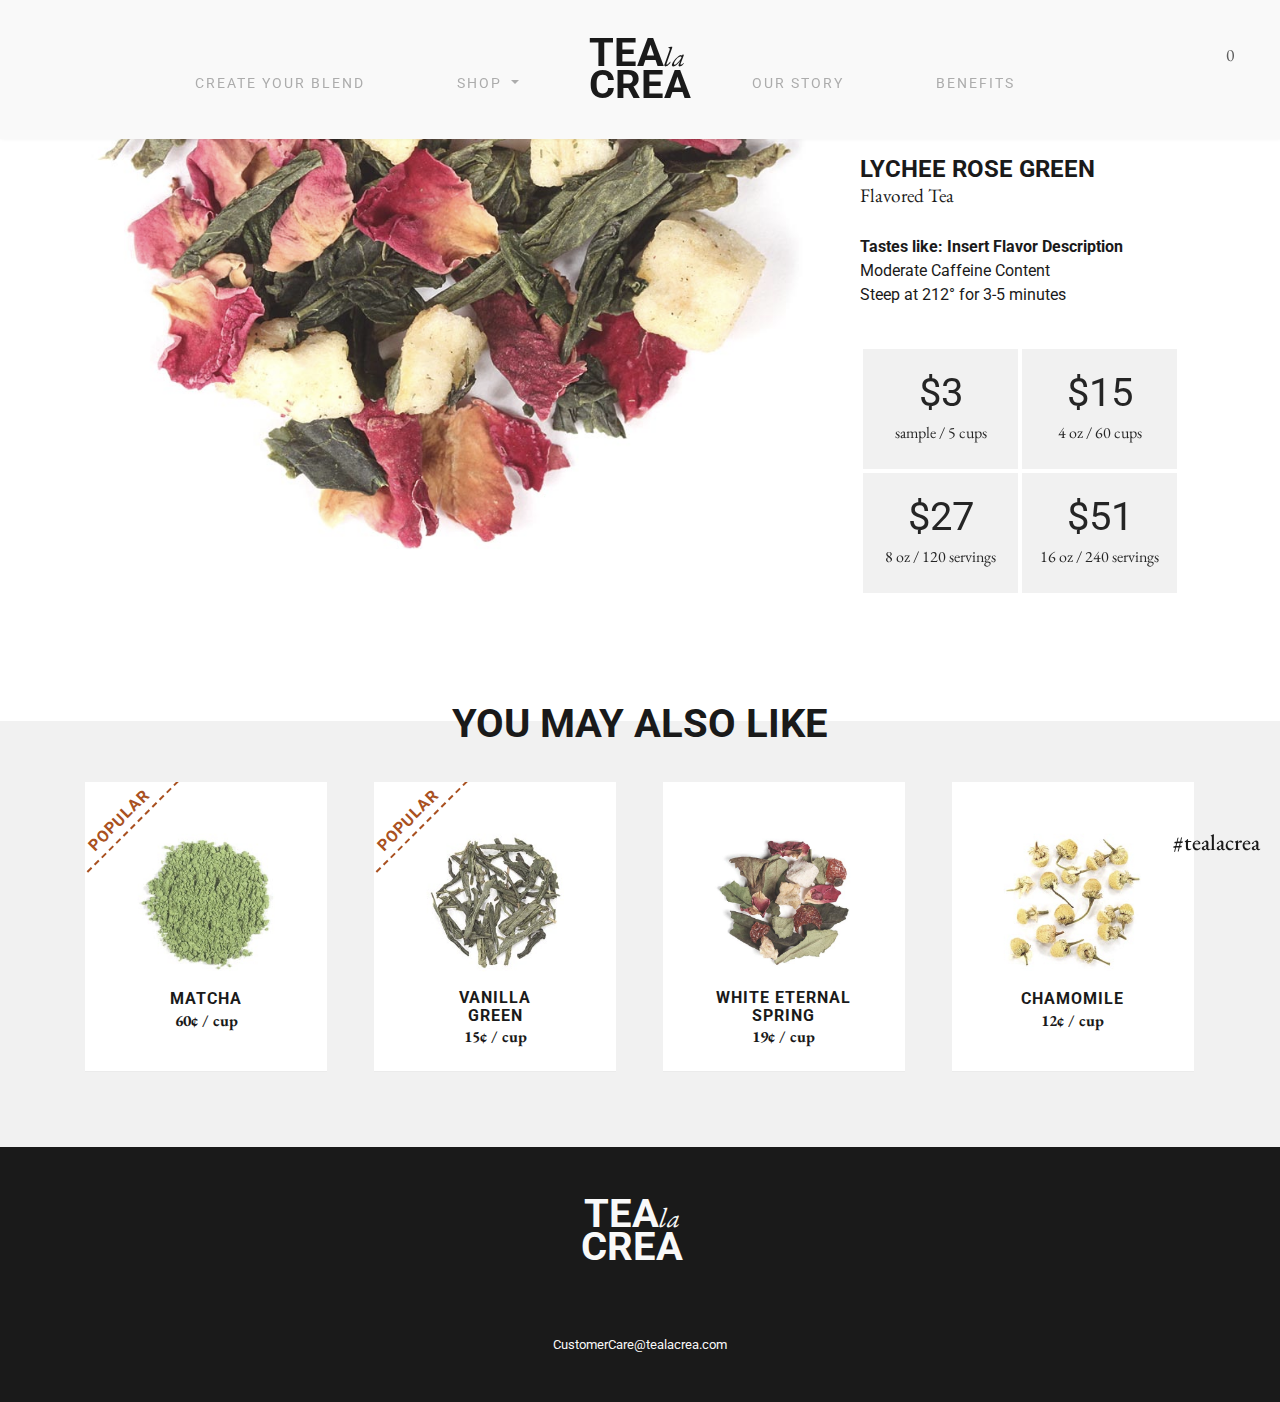
<file: pages/products/lychee-rose.html>
<!doctype html>
<html lang="en">
  <head>
    <!-- Required meta tags -->
    <meta charset="utf-8">
    <meta name="viewport" content="width=device-width, initial-scale=1, shrink-to-fit=no">

    <!-- Bootstrap CSS -->
    <link rel="stylesheet" href="https://stackpath.bootstrapcdn.com/bootstrap/4.3.1/css/bootstrap.min.css" integrity="sha384-ggOyR0iXCbMQv3Xipma34MD+dH/1fQ784/j6cY/iJTQUOhcWr7x9JvoRxT2MZw1T" crossorigin="anonymous">
    
    <!--STYLESHEET-->
    <link rel="stylesheet" href="../../styles/css/style.css">
    
    <!--FONTS-->
    <link href="https://fonts.googleapis.com/css?family=EB+Garamond:400i|Roboto:400,700&display=swap" rel="stylesheet">
    
    <!--FONTAWESOME-->
    <link rel="stylesheet" href="https://use.fontawesome.com/releases/v5.8.2/css/all.css" integrity="sha384-oS3vJWv+0UjzBfQzYUhtDYW+Pj2yciDJxpsK1OYPAYjqT085Qq/1cq5FLXAZQ7Ay" crossorigin="anonymous">

    <title>Shop - Tea la Crea</title>
  </head>
<body>
<!--NAV-->
<div class="container-fluid nav-container">
    <nav class="navbar navbar-expand-lg navbar-light py-lg-0 py-2">
      <a class="navbar-brand" href="../../index.html">TEA<span class="serif">la</span><br>CREA</a>
      <button class="navbar-toggler" type="button" data-toggle="collapse" data-target="#navbarNav" aria-controls="navbarNav" aria-expanded="false" aria-label="Toggle navigation">
        <span class="navbar-toggler-icon"></span>
      </button>
      <div class="collapse navbar-collapse" id="navbarNav">
        <ul class="navbar-nav text-center">
          <li class="nav-item">
            <a class="nav-link" href="../create-your-tea.html">CREATE YOUR BLEND</a>
          </li>
          <li class="nav-item dropdown nav-split-brand">
			<a class="nav-link dropdown-toggle" href="../shop.html">
			  Shop
			</a>
			<div class="dropdown-menu text-center" aria-labelledby="navbarDropdown">
		  		<a class="dropdown-item" href="../shop.html"><img src="../../images/shop/newest-additions/dragon_fruit_dream.jpg" alt="" class="pb-3 w-75"><br>All Tea</a>
				<a class="dropdown-item" href="../categories/original-tea.html"><img src="../../images/shop/newest-additions/vanilla_green.jpg" alt="" class="pb-3 w-75"><br>Original Tea</a>
				<a class="dropdown-item" href="../categories/flavored.html"><img src="../../images/shop/newest-additions/lychee_rose_green.jpg" alt="" class="pb-3 w-75"><br>Flavored</a>
				<a class="dropdown-item" href="../categories/sample-set.html"><img src="../../images/shop/samples/tea_chest.jpg" alt="" class="pb-3 w-75"><br>Sample Set</a>
				<a class="dropdown-item" href="../create-your-tea.html"><img src="../../images/shop/newest-additions/teaster_marshmallow.jpg" alt="" class="pb-3 w-75"><br>Custom Blend</a>
			</div>
		  </li>
          <li class="nav-item">
            <a class="nav-link" href="../our-story.html">OUR STORY</a>
          </li>
          <li class="nav-item">
            <a class="nav-link" href="../benefits.html">BENEFITS</a>
          </li>
          <li class="nav-item">
            <a class="nav-link" href="../contact.html"><i class="far fa-envelope"></i></a>
          </li>
          <li class="nav-item">
            <a class="nav-link" href="../contact.html">CONTACT</a>
          </li>
        </ul>
      </div>
    </nav>
</div>
<!--nav end-->

<div class="cart">
	<div class="cart-btn p-3">
		<p class="itemNum">0</p>
		<i class="fas fa-cart-plus"></i>
	</div>
</div>

<div class="popup px-5">
	<h6 class="mt-4 text-center">YOUR TEA BAG / <span class="itemNum">0</span></h6>
	<i class="fas fa-times"></i>
	<div class="empty text-center col-12">
		<h6 class="mb-0">Your tea bag is empty.</h6>
		<p class="mb-5">Start by adding to your collection.</p>
		<a href="../shop.html" class="btn mt-2">SHOP FOR TEA</a>
	</div>
	<div class="checkout-container">
		<a href="" class="btn checkout">CHECKOUT</a>
	</div>
</div>
<div class="popupbg"></div>

<main class="container-fluid">
<section id="products">
	<div class="container">
		<div class="row">
			<div class="col-lg-8 col-12">
				<img src="../../images/shop/newest-additions/lychee_rose_green.jpg" alt="" class="image d-none">
				<img class="pt-0 w-100 product-img" src="../../images/products/lychee_rose_green.jpg" alt="">
			</div>
			<div class="col-lg-4 col-12">
				<div class="label text-lg-left text-center col-lg-12 col-sm-8 col-12 mx-auto">
					<h6 class="mt-5 mb-0 name">
						Lychee Rose Green
					</h6>
					<p class="cat">Flavored Tea</p>
					<p class="mt-4 mb-0"><strong>Tastes like: Insert Flavor Description</strong></p>
					<p class="mb-0">Moderate Caffeine Content</p>
					<p class="mb-lg-4 mb-5">Steep at 212&#176; for 3-5 minutes</p>
				</div>
				<div class="options row p-lg-3 p-3 col-12 col-sm-8 col-lg-12 ml-lg-0 mx-auto">
					<div class="text-center col-lg-6 col-6 py-4">
						<h5 class="">$<span class="cost">3</span></h5>
<!--						<h6 class="mb-0 amount">SAMPLE</h6>-->
						<p class="mb-0">sample / 5 cups</p>
						<i class="fas fa-plus"></i>
					</div>
					<div class="text-center col-lg-6  col-6 py-4">
						<h5 class="">$<span class="cost">15</span></h5>
<!--						<h6 class="mb-0 amount">4 oz</h6>-->
						<p class="mb-0">4 oz / 60 cups</p>
						<i class="fas fa-plus"></i>
					</div>
					<div class="text-center col-lg-6  col-6 py-4">
						<h5 class="">$<span class="cost">27</span></h5>
<!--						<h6 class="mb-0 amount">8 oz</h6>-->
						<p class="mb-0">8 oz / 120 servings</p>
						<i class="fas fa-plus"></i>
					</div>
					<div class="text-center col-lg-6 col-6 py-4">
						<h5 class="">$<span class="cost">51</span></h5>
<!--						<h6 class="mb-0 amount">16 oz</h6>-->
						<p class="mb-0">16 oz / 240 servings</p>
						<i class="fas fa-plus"></i>
					</div>
				</div>
			</div>
		</div>
	</div>
	<div class="suggestions mt-5 py-5">
		<h5 class="text-center mb-lg-3 mb-5">YOU MAY ALSO LIKE</h5>
		<div class="listings">
		<a href="../../pages/products/matcha.html">
			<div class="text-center">
				<p class="category my-0 hot">POPULAR</p>
				<img class="py-5 mt-0 mb-5 w-100" src="../../images/shop/newest-additions/matcha.jpg" alt="">
				<div class="label">
					<h6 class="mb-0 mt-3">Matcha</h6>
					<div class="cost">
						<h5 class="mt-0">60&#162; / cup<br><br></h5>
					</div>
				</div>
			</div>
		</a>
		<a href="../../pages/products/vanilla-green.html" class="d-inline d-md-none d-lg-inline">
			<div class="text-center">
				<p class="category my-0 hot">POPULAR</p>
				<img class="py-5 mt-0 mb-5 w-100" src="../../images/shop/newest-additions/vanilla_green.jpg" alt="">
				<div class="label">
					<h6 class="mb-0 mt-3">Vanilla<br>Green</h6>
					<div class="cost">
						<h5 class="mt-0">15&#162; / cup</h5>
					</div>
				</div>
			</div>
		</a>
		<a href="../../pages/products/white-eternal-spring.html">
			<div class="text-center">
				<img class="py-5 mt-0 mb-5 w-100" src="../../images/shop/newest-additions/white_eternal_spring.jpg" alt="">
				<div class="label">
					<h6 class="mb-0 mt-3">White Eternal<br>Spring</h6>
					<div class="cost">
						<h5 class="mt-0">19&#162; / cup</h5>
					</div>
				</div>
			</div>
		</a>
		<a href="../../pages/products/chamomile.html">
			<div class="text-center">
				<img class="py-5 mt-0 mb-5 w-100" src="../../images/shop/newest-additions/chamomile.jpg" alt="">
				<div class="label">
					<h6 class="mb-0 mt-3">Chamomile</h6>
					<div class="cost">
						<h5 class="mt-0">12&#162; / cup <br><br></h5>
					</div>
				</div>
			</div>
		</a>
		
		</div>
	</div>
</section>
       
</main>
     
<section id="social">
	<h4 class="mb-0">#tealacrea</h4>
	<div class="social text-right">
		<i class="fab fa-twitter"></i>
		<i class="fab fa-instagram"></i>
		<i class="fab fa-facebook-f"></i>
	</div>
</section>
<footer class="py-5 text-center">
    <a class="navbar-brand" href="#">TEA<span class="serif">la</span><br>CREA</a>
    <div class="social mt-3">
		<i class="fab fa-twitter"></i>
		<i class="fab fa-instagram"></i>
		<i class="fab fa-facebook-f"></i>
	</div>
    <p class="pt-3 mb-0">CustomerCare@tealacrea.com</p>
</footer>

     
    <!-- Optional JavaScript -->
    <!-- jQuery first, then Popper.js, then Bootstrap JS -->
    <script src="https://code.jquery.com/jquery-3.3.1.slim.min.js" integrity="sha384-q8i/X+965DzO0rT7abK41JStQIAqVgRVzpbzo5smXKp4YfRvH+8abtTE1Pi6jizo" crossorigin="anonymous"></script>
    <script src="https://cdnjs.cloudflare.com/ajax/libs/popper.js/1.14.7/umd/popper.min.js" integrity="sha384-UO2eT0CpHqdSJQ6hJty5KVphtPhzWj9WO1clHTMGa3JDZwrnQq4sF86dIHNDz0W1" crossorigin="anonymous"></script>
    <script src="https://stackpath.bootstrapcdn.com/bootstrap/4.3.1/js/bootstrap.min.js" integrity="sha384-JjSmVgyd0p3pXB1rRibZUAYoIIy6OrQ6VrjIEaFf/nJGzIxFDsf4x0xIM+B07jRM" crossorigin="anonymous"></script>
    <script src="../../js/script.js"></script>
</body>
</html>
</file>
<file: styles/css/style.css>
.cart .cart-btn {
  position: fixed;
  top: 55px;
  -webkit-transform: translateY(-50%);
  -ms-transform: translateY(-50%);
  transform: translateY(-50%);
  right: 2vw;
  border-radius: 50px;
  z-index: 501;
  cursor: pointer;
  -webkit-transition: 0.2s;
  -o-transition: 0.2s;
  transition: 0.2s; }
  @media (max-width: 1600px) {
    .cart .cart-btn {
      right: 20px; } }
  @media (max-width: 992px) {
    .cart .cart-btn {
      top: 40px;
      right: 65px; } }
  .cart .cart-btn:hover p, .cart .cart-btn:hover i {
    color: #acacac !important; }
  .cart .cart-btn p, .cart .cart-btn i {
    color: #606060 !important;
    -webkit-transition: 0.2s;
    -o-transition: 0.2s;
    transition: 0.2s; }
  .cart .cart-btn p {
    -webkit-transform: translateY(-50%);
    -ms-transform: translateY(-50%);
    transform: translateY(-50%);
    top: 50%;
    position: absolute;
    left: -7px;
    font-family: "EB Garamond", serif;
    padding: 1px 5px;
    border-radius: 50px; }
  .cart .cart-btn i {
    font-size: 1.5rem; }
    @media (max-width: 992px) {
      .cart .cart-btn i {
        font-size: 1.3rem; } }

.popup {
  height: 100vh;
  background-color: white;
  position: fixed;
  opacity: 0;
  -webkit-transition: 0.3s;
  -o-transition: 0.3s;
  transition: 0.3s;
  top: 0;
  right: 0;
  z-index: 501;
  -webkit-box-shadow: -10px 0 20px rgba(0, 0, 0, 0.1);
  box-shadow: -10px 0 20px rgba(0, 0, 0, 0.1);
  width: 500px;
  display: none;
  overflow-y: scroll;
  padding-bottom: 125px; }
  @media (max-width: 767px) {
    .popup {
      width: 100vw; } }
  .popup a {
    text-decoration: none; }
  .popup .item {
    position: relative; }
    .popup .item i {
      color: #606060 !important;
      padding: 10px;
      font-size: 1rem !important;
      -webkit-transition: 0.2s;
      -o-transition: 0.2s;
      transition: 0.2s; }
      .popup .item i:hover {
        color: #1a1a1a !important; }
  .popup .checkout-container {
    width: 500px;
    position: fixed;
    bottom: 0;
    height: 125px;
    -webkit-transition: 0.3s;
    -o-transition: 0.3s;
    transition: 0.3s;
    background-color: white;
    right: 0;
    z-index: 10; }
    @media (max-width: 767px) {
      .popup .checkout-container {
        width: 100vw; } }
  .popup .checkout {
    background-color: #1a1a1a;
    border: 2px solid #1a1a1a;
    -webkit-transform: translateX(-50%);
    -ms-transform: translateX(-50%);
    transform: translateX(-50%);
    left: 50%;
    position: absolute;
    bottom: 40px;
    width: calc(100% - 80px);
    cursor: pointer; }
    .popup .checkout::before {
      content: '' !important; }
    .popup .checkout:hover {
      color: #acacac !important; }
  .popup h6 {
    letter-spacing: 1.5px; }
  .popup i {
    cursor: pointer; }
    .popup i.fa-times {
      position: absolute;
      top: 0px;
      right: 0px;
      padding: 20px;
      font-size: 1.5rem; }
  .popup .empty {
    position: absolute;
    top: 50%;
    left: 50%;
    -webkit-transform: translate(-50%, -50%);
    -ms-transform: translate(-50%, -50%);
    transform: translate(-50%, -50%); }
    .popup .empty h6 {
      letter-spacing: 0 !important; }
    .popup .empty p {
      font-family: "EB Garamond", serif; }

.disable-checkout {
  display: none; }

.popupbg {
  position: fixed;
  height: 100vh;
  width: 100vw;
  background-color: rgba(0, 0, 0, 0.5);
  z-index: 500;
  display: none;
  -webkit-transition: 0.3s;
  -o-transition: 0.3s;
  transition: 0.3s; }

@-webkit-keyframes fadeIn {
  from {
    opacity: 0; }
  to {
    opacity: 1; } }

@keyframes fadeIn {
  from {
    opacity: 0; }
  to {
    opacity: 1; } }

@-webkit-keyframes fadeOut {
  from {
    opacity: 1; }
  to {
    opacity: 0; } }

@keyframes fadeOut {
  from {
    opacity: 1; }
  to {
    opacity: 0; } }

.popupIn {
  display: block;
  -webkit-animation: fadeIn 0.3s forwards;
  animation: fadeIn 0.3s forwards; }

.popupOut {
  opacity: 1;
  display: block;
  -webkit-animation: fadeOut 0.2s forwards;
  animation: fadeOut 0.2s forwards; }

#shop {
  background-color: #f1f1f1;
  padding-top: 109px;
  padding-bottom: 100px; }
  @media (max-width: 992px) {
    #shop {
      padding-top: 68px; } }
  #shop h1 {
    margin-top: -75px;
    left: 5px;
    position: relative;
    z-index: 1; }
    @media (max-width: 992px) {
      #shop h1 {
        margin-top: -35px; } }

.listings {
  width: 100%;
  position: relative;
  padding: 0% 5% !important; }
  @media (max-width: 992px) {
    .listings {
      padding: 0% 10% !important; } }
  .listings > a > div {
    width: 21%;
    cursor: pointer;
    position: relative;
    background-color: white;
    overflow: hidden;
    display: inline-block;
    margin: 1.86%;
    -webkit-box-shadow: 0 0.25px 0.25px rgba(0, 0, 0, 0.1);
    box-shadow: 0 0.25px 0.25px rgba(0, 0, 0, 0.1);
    -webkit-transition: 0.3s ease-out;
    -o-transition: 0.3s ease-out;
    transition: 0.3s ease-out; }
    @media (max-width: 1200px) {
      .listings > a > div {
        margin: 1.82%; } }
    @media (max-width: 992px) {
      .listings > a > div {
        width: 29%;
        margin: 1.95%; } }
    @media (max-width: 767px) {
      .listings > a > div {
        width: 45%;
        margin: 1.95%; } }
    .listings > a > div:hover {
      -webkit-box-shadow: 0 0.25px 25px rgba(0, 0, 0, 0.1);
      box-shadow: 0 0.25px 25px rgba(0, 0, 0, 0.1); }
    .listings > a > div:hover > img {
      opacity: 0.9; }
    .listings > a > div img {
      -webkit-transform: scale(0.95);
      -ms-transform: scale(0.95);
      transform: scale(0.95);
      -webkit-transition: 0.3s ease-out;
      -o-transition: 0.3s ease-out;
      transition: 0.3s ease-out;
      -webkit-filter: saturate(0.65);
      filter: saturate(0.65);
      width: 60% !important;
      opacity: 0.85; }
    .listings > a > div .label {
      position: absolute;
      top: 50%;
      left: 50%;
      -webkit-transform: translate(-50%, -50%);
      -ms-transform: translate(-50%, -50%);
      transform: translate(-50%, -50%);
      top: 80%;
      width: 100%; }
      @media (max-width: 1200px) {
        .listings > a > div .label {
          top: 80%; } }
      .listings > a > div .label h6 {
        position: relative;
        font-size: 1rem !important;
        text-transform: uppercase;
        letter-spacing: 1px; }
        @media (max-width: 992px) {
          .listings > a > div .label h6 {
            font-size: 0.8rem !important; } }
      .listings > a > div .label h5 {
        margin-top: 5px !important;
        font-size: 1rem !important;
        font-family: "EB Garamond", serif !important; }
      .listings > a > div .label .cost h5, .listings > a > div .label .cost p, .listings > a > div .label .cost h6 {
        text-align: left !important; }
      .listings > a > div .label .cost h5, .listings > a > div .label .cost p {
        display: inline-block; }
      .listings > a > div .label .cost p {
        font-size: 0.7rem;
        margin-top: -10px; }

.shop-categories {
  top: -47px;
  background-color: #f1f1f1;
  position: relative;
  padding: 10px 30px 0px 37px; }
  @media (max-width: 1200px) {
    .shop-categories {
      padding: 5px 30px 3px 33px; } }
  .shop-categories > a {
    height: 70vh;
    display: inline-block;
    padding: 0 !important;
    opacity: 0.95;
    margin: -1px;
    border: 8px solid #f1f1f1;
    float: left;
    overflow: hidden; }
    @media (max-width: 1200px) {
      .shop-categories > a {
        border: 4px solid #f1f1f1; } }
    @media (max-width: 767px) {
      .shop-categories > a {
        height: 40vh !important; } }
    .shop-categories > a:hover::before {
      -webkit-filter: brightness(0.7);
      filter: brightness(0.7);
      -webkit-transform: scale(1.03);
      -ms-transform: scale(1.03);
      transform: scale(1.03); }
    .shop-categories > a::before {
      content: '';
      height: 100%;
      width: 100%;
      position: absolute;
      left: 0;
      top: 0;
      -webkit-transform: scale(1);
      -ms-transform: scale(1);
      transform: scale(1);
      background-size: cover;
      background-position: center;
      background-repeat: no-repeat;
      -webkit-transition: 0.5s ease-in-out;
      -o-transition: 0.5s ease-in-out;
      transition: 0.5s ease-in-out; }
    .shop-categories > a:first-child::before {
      background-image: url("../../images/home/tea-category-two.jpg"); }
    .shop-categories > a:nth-child(2)::before {
      background-image: url("../../images/home/tea-category-three.jpg"); }
    .shop-categories > a:nth-child(3)::before {
      background-image: url("../../images/home/tea-category-one.png"); }
    .shop-categories > a h6 {
      color: #fcfcfc !important;
      position: absolute;
      top: 50%;
      left: 50%;
      -webkit-transform: translate(-50%, -50%);
      -ms-transform: translate(-50%, -50%);
      transform: translate(-50%, -50%);
      letter-spacing: 5px;
      text-shadow: 0px 0px 8px rgba(0, 0, 0, 0.5); }

.category {
  z-index: 2;
  position: absolute;
  -webkit-transform: rotate(-45deg);
  -ms-transform: rotate(-45deg);
  transform: rotate(-45deg);
  left: -65px;
  top: 25px;
  padding: 1px;
  font-size: 0.8rem;
  font-weight: 700;
  letter-spacing: 1px;
  width: 200px;
  font-family: "Roboto", sans-serif !important; }
  .category.new {
    border-bottom: 2px dashed #7ab08d;
    color: #7ab08d !important; }
  .category.hot {
    border-bottom: 2px dashed #a95121;
    color: #a95121 !important; }

#products {
  background-color: white;
  padding-top: 108px; }
  @media (max-width: 992px) {
    #products {
      padding-top: 68px; } }
  #products h6 {
    text-transform: uppercase;
    font-size: 1.5rem; }
  #products h5 {
    font-weight: 400 !important; }
  #products p {
    font-size: 1rem; }
  #products .cat {
    font-family: "EB Garamond", serif;
    font-size: 1.2rem !important; }
  #products .product-img {
    -webkit-filter: saturate(0.8);
    filter: saturate(0.8);
    opacity: 0.95; }
  #products .options > div {
    position: relative;
    background-color: #f1f1f1;
    cursor: pointer;
    -webkit-transition: 0.2s;
    -o-transition: 0.2s;
    transition: 0.2s;
    border: 2px solid white;
    overflow: hidden;
    opacity: 0.95; }
    #products .options > div:hover i {
      -webkit-transform: scale(1.3);
      -ms-transform: scale(1.3);
      transform: scale(1.3); }
    #products .options > div:active i {
      color: #a95121 !important; }
    #products .options > div .category {
      font-size: 0.75rem;
      left: -70px;
      top: 20px;
      border: 1px solid #1a1a1a;
      -webkit-transition: 0.2s;
      -o-transition: 0.2s;
      transition: 0.2s; }
    #products .options > div p {
      font-family: "EB Garamond", serif; }
    #products .options > div i {
      -webkit-transform: scale(0.9);
      -ms-transform: scale(0.9);
      transform: scale(0.9);
      -webkit-transition: 0.2s;
      -o-transition: 0.2s;
      transition: 0.2s;
      position: absolute;
      bottom: 10px;
      right: 10px; }
    #products .options > div .amount {
      text-transform: uppercase; }
  #products .suggestions {
    margin-top: 110px !important;
    background-color: #f1f1f1; }
    #products .suggestions h5 {
      margin-top: -65px;
      font-weight: 700 !important; }

* {
  -webkit-box-sizing: border-box !important;
  -moz-box-sizing: border-box !important;
  -ms-box-sizing: border-box !important;
  box-sizing: border-box !important;
  font-family: "Roboto", sans-serif;
  color: #1a1a1a !important; }

html, body {
  font-size: 16px;
  overflow-x: hidden; }

body {
  background-color: #1a1a1a; }

body::-webkit-scrollbar-track {
  -webkit-box-shadow: inset 0 0 6px rgba(0, 0, 0, 0.3);
  background-color: white; }

body::-webkit-scrollbar {
  width: 7px;
  background-color: #F5F5F5; }

body::-webkit-scrollbar-thumb {
  background-color: #acacac; }

h1, h2, h5 {
  font-weight: 700;
  line-height: 1; }

h1 {
  font-size: 6.2rem;
  letter-spacing: 18px; }
  @media (max-width: 767px) {
    h1 {
      font-size: 4.2rem;
      letter-spacing: 8px; } }

h2 {
  font-size: 4.8rem;
  letter-spacing: 7px; }
  @media (max-width: 767px) {
    h2 {
      font-size: 3.1rem; } }

h3, h4 {
  font-family: "EB Garamond", serif; }

h3 {
  font-size: 1.8rem; }
  @media (max-width: 767px) {
    h3 {
      font-size: 1.6rem; } }

h4 {
  font-size: 1.4rem; }

h5 {
  font-size: 2.5rem; }
  @media (max-width: 767px) {
    h5 {
      font-size: 2rem; } }

h6 {
  font-size: 1.2rem;
  font-weight: 700;
  line-height: 1.1; }
  @media (max-width: 767px) {
    h6 {
      font-size: 1rem; } }

p {
  font-size: 1.1rem;
  line-height: 1.5; }
  @media (max-width: 767px) {
    p {
      font-size: 1rem; } }

.btn {
  background-color: #1a1a1a;
  color: #f9f9f9 !important;
  font-size: 0.9rem;
  letter-spacing: 2px;
  border-radius: 0;
  border: 2px solid #1a1a1a;
  padding: 0.6rem 2.5rem;
  position: relative;
  -webkit-transition: 0.2s;
  -o-transition: 0.2s;
  transition: 0.2s;
  z-index: 20;
  cursor: pointer !important; }
  .btn:hover {
    color: #acacac !important; }
  .btn::before {
    content: url("../../images/herb.png");
    position: absolute;
    top: 5px;
    left: 50%;
    -webkit-transform: translate(-55%, -100%) scale(0.7);
    -ms-transform: translate(-55%, -100%) scale(0.7);
    transform: translate(-55%, -100%) scale(0.7);
    -webkit-transform-origin: 50% 100%;
    -ms-transform-origin: 50% 100%;
    transform-origin: 50% 100%;
    -webkit-transition: .2s;
    -o-transition: .2s;
    transition: .2s; }

.brown {
  color: #a95121 !important; }

.green {
  color: #7ab08d !important; }

.container-fluid {
  margin: 0 !important;
  padding: 0 !important; }

img {
  -webkit-user-select: none !important;
  -moz-user-select: none !important;
  -ms-user-select: none !important;
  user-select: none !important; }

.navbar-brand {
  display: block;
  font-weight: 700;
  font-size: 2.5rem;
  line-height: 1.8rem;
  -webkit-transform: translateX(-50%);
  -ms-transform: translateX(-50%);
  transform: translateX(-50%);
  left: 50%;
  position: absolute; }
  @media (max-width: 992px) {
    .navbar-brand {
      font-size: 1.9rem;
      line-height: 1.5rem;
      position: relative; } }
  @media (max-width: 479px) {
    .navbar-brand {
      left: 45px; } }
  .navbar-brand .serif {
    font-weight: 400;
    font-family: "EB Garamond", serif;
    font-size: 1.7rem;
    font-style: italic; }
    @media (max-width: 767px) {
      .navbar-brand .serif {
        font-size: 1.4rem; } }

.nav-container {
  position: fixed;
  z-index: 500; }
  .nav-container .navbar {
    background-color: #f9f9f9;
    position: relative;
    -webkit-box-shadow: 1px 0 4px rgba(0, 0, 0, 0.05);
    box-shadow: 1px 0 4px rgba(0, 0, 0, 0.05); }
    .nav-container .navbar .navbar-toggler {
      border: 0; }
    .nav-container .navbar .navbar-nav {
      width: 100vw;
      display: inline-block; }
      @media (max-width: 992px) {
        .nav-container .navbar .navbar-nav {
          margin-top: 10px;
          display: block !important; } }
      .nav-container .navbar .navbar-nav .nav-split-brand {
        margin-right: calc(101px + 50px) !important; }
        @media (max-width: 1600px) {
          .nav-container .navbar .navbar-nav .nav-split-brand {
            margin-right: calc(101px + 40px) !important; } }
        @media (max-width: 1200px) {
          .nav-container .navbar .navbar-nav .nav-split-brand {
            margin-right: calc(101px + 24px) !important; } }
        @media (max-width: 992px) {
          .nav-container .navbar .navbar-nav .nav-split-brand {
            margin: 0 !important;
            display: block !important; } }
      .nav-container .navbar .navbar-nav .dropdown .dropdown-menu {
        border: none;
        position: fixed;
        top: 106px;
        left: 0;
        width: 100vw;
        display: none;
        -ms-flex-pack: distribute;
        justify-content: space-around;
        -webkit-box-shadow: 1px 0 4px rgba(0, 0, 0, 0.05);
        box-shadow: 1px 0 4px rgba(0, 0, 0, 0.05);
        padding: 0 15%;
        background-color: white !important;
        -webkit-filter: brightness(0.99);
        filter: brightness(0.99); }
        @media (max-width: 992px) {
          .nav-container .navbar .navbar-nav .dropdown .dropdown-menu {
            padding-bottom: 10px !important; } }
        @media (max-width: 992px) {
          .nav-container .navbar .navbar-nav .dropdown .dropdown-menu {
            position: relative;
            top: 0; } }
        @media (max-width: 992px) {
          .nav-container .navbar .navbar-nav .dropdown .dropdown-menu a {
            padding: 5px !important;
            color: #1a1a1a !important; } }
        .nav-container .navbar .navbar-nav .dropdown .dropdown-menu a img {
          -webkit-filter: saturate(0.65);
          filter: saturate(0.65);
          opacity: 0.85;
          -webkit-transition: 0.2s;
          -o-transition: 0.2s;
          transition: 0.2s; }
          @media (max-width: 992px) {
            .nav-container .navbar .navbar-nav .dropdown .dropdown-menu a img {
              display: none; } }
        .nav-container .navbar .navbar-nav .dropdown .dropdown-menu a:hover {
          background-color: white !important; }
        .nav-container .navbar .navbar-nav .dropdown .dropdown-menu a:hover img {
          opacity: 0.9; }
      .nav-container .navbar .navbar-nav .nav-item {
        display: inline-block;
        position: relative;
        left: -5px;
        z-index: 2;
        text-transform: uppercase !important; }
        @media (max-width: 992px) {
          .nav-container .navbar .navbar-nav .nav-item:nth-child(5) {
            display: none !important; } }
        .nav-container .navbar .navbar-nav .nav-item:nth-child(6) {
          display: none; }
          @media (max-width: 992px) {
            .nav-container .navbar .navbar-nav .nav-item:nth-child(6) {
              display: block; } }
        .nav-container .navbar .navbar-nav .nav-item i {
          color: #acacac !important;
          -webkit-transition: 0.3s;
          -o-transition: 0.3s;
          transition: 0.3s;
          -webkit-transform: scale(1.2);
          -ms-transform: scale(1.2);
          transform: scale(1.2); }
        @media (max-width: 1600px) {
          .nav-container .navbar .navbar-nav .nav-item {
            left: -5px;
            padding: 0 18px; } }
        @media (max-width: 1200px) {
          .nav-container .navbar .navbar-nav .nav-item {
            left: -15px;
            padding: 0 12px; } }
        @media (max-width: 992px) {
          .nav-container .navbar .navbar-nav .nav-item {
            display: block !important;
            text-align: center;
            left: 0 !important;
            -webkit-transform: none;
            -ms-transform: none;
            transform: none;
            padding: 0;
            left: -15px !important; } }
        .nav-container .navbar .navbar-nav .nav-item.active a::before {
          content: url(../../images/flower.png);
          z-index: -1;
          -webkit-filter: brightness(0.97);
          filter: brightness(0.97);
          position: absolute;
          top: 50%;
          left: 50%;
          -webkit-transform: translate(-50%, -50%);
          -ms-transform: translate(-50%, -50%);
          transform: translate(-50%, -50%); }
        .nav-container .navbar .navbar-nav .nav-item a {
          color: #acacac !important;
          letter-spacing: 2px;
          font-size: 0.9rem;
          -webkit-transition: 0.3s;
          -o-transition: 0.3s;
          transition: 0.3s;
          padding: 44px 50px; }
          @media (max-width: 1600px) {
            .nav-container .navbar .navbar-nav .nav-item a {
              padding: 44px 26px; } }
          @media (max-width: 1200px) {
            .nav-container .navbar .navbar-nav .nav-item a {
              padding: 44px 14px; } }
          @media (max-width: 992px) {
            .nav-container .navbar .navbar-nav .nav-item a {
              padding: 18px 15px;
              display: inline-block; } }
          .nav-container .navbar .navbar-nav .nav-item a:hover {
            color: #1a1a1a !important; }
          .nav-container .navbar .navbar-nav .nav-item a:hover i {
            color: #1a1a1a !important; }

#home {
  background-color: #f1f1f1; }
  #home .landing {
    padding-top: 50px;
    min-height: calc(100vh + 50px);
    background-color: #fcfcfc;
    position: relative; }
    #home .landing .text {
      position: absolute;
      top: 50%;
      left: 50%;
      -webkit-transform: translate(-50%, -50%);
      -ms-transform: translate(-50%, -50%);
      transform: translate(-50%, -50%);
      top: 48% !important;
      z-index: 100; }
      @media (max-width: 1200px) {
        #home .landing .text {
          top: 43% !important; } }
      @media (max-width: 767px) {
        #home .landing .text {
          top: 55% !important; } }
      #home .landing .text h1::before {
        content: url("../../images/home/your-tea-leaf.png");
        -webkit-transform: translateX(-50%);
        -ms-transform: translateX(-50%);
        transform: translateX(-50%);
        left: 50%;
        position: absolute;
        z-index: -1;
        margin-top: -90px; }
        @media (max-width: 1200px) {
          #home .landing .text h1::before {
            content: url("../../images/home/your-tea-leaf-sm.png");
            margin-top: -50px; } }
      #home .landing .text h3 {
        font-size: 2.2rem; }
      #home .landing .text .btn {
        position: relative; }
      #home .landing .text .teacups {
        -webkit-transform: translateX(-50%);
        -ms-transform: translateX(-50%);
        transform: translateX(-50%);
        left: 50%;
        position: absolute;
        margin-top: -23px;
        z-index: 2;
        width: 885px; }
        @media (max-width: 1600px) {
          #home .landing .text .teacups {
            width: 765px; } }
        @media (max-width: 992px) {
          #home .landing .text .teacups {
            width: 680px; } }
        @media (max-width: 767px) {
          #home .landing .text .teacups {
            width: 500px; } }
        @media (max-width: 479px) {
          #home .landing .text .teacups {
            width: 100%; } }
    #home .landing .one {
      width: 100%;
      top: 60% !important;
      z-index: 50;
      -webkit-transform: translateY(-50%);
      -ms-transform: translateY(-50%);
      transform: translateY(-50%);
      top: 50%;
      position: absolute; }
      @media (max-width: 1200px) {
        #home .landing .one {
          display: none; } }
  #home .samples {
    padding-top: 300px;
    background-color: #fcfcfc;
    position: relative;
    padding-bottom: 300px; }
    @media (max-width: 1200px) {
      #home .samples {
        padding-bottom: 260px;
        padding-top: 75px; } }
    @media (max-width: 767px) {
      #home .samples {
        padding-bottom: 190px;
        padding-top: 150px; } }
    #home .samples .white-paint {
      position: absolute;
      top: -100px;
      min-width: 100%; }
    #home .samples .text {
      position: relative;
      z-index: 200; }
    #home .samples .sample {
      position: relative;
      z-index: 200;
      -webkit-filter: saturate(0.8) drop-shadow(0 0 3px rgba(0, 0, 0, 0.2));
      filter: saturate(0.8) drop-shadow(0 0 3px rgba(0, 0, 0, 0.2)); }
      @media (max-width: 992px) {
        #home .samples .sample {
          margin: auto; } }
    #home .samples .tea-flower {
      position: absolute;
      z-index: 2;
      bottom: 0; }
      #home .samples .tea-flower.one {
        -webkit-transform: translateX(-50%);
        -ms-transform: translateX(-50%);
        transform: translateX(-50%);
        left: 50%;
        position: absolute;
        -webkit-filter: brightness(0.92);
        filter: brightness(0.92);
        width: 650px; }
        @media (max-width: 1200px) {
          #home .samples .tea-flower.one {
            width: 50%; } }
        @media (max-width: 767px) {
          #home .samples .tea-flower.one {
            width: 350px; } }
      #home .samples .tea-flower.two {
        width: 100%;
        -webkit-filter: brightness(1.2);
        filter: brightness(1.2); }
        @media (max-width: 767px) {
          #home .samples .tea-flower.two {
            display: none; } }
  #home .tea {
    margin-top: -60px;
    position: relative;
    z-index: 3; }
    @media (max-width: 767px) {
      #home .tea {
        margin-top: -40px; } }
    #home .tea h1 {
      position: relative;
      z-index: 100;
      top: 0px; }
      @media (max-width: 992px) {
        #home .tea h1 {
          top: -20px; } }
      @media (max-width: 479px) {
        #home .tea h1 {
          font-size: 3rem !important; } }
    #home .tea .listings {
      background-color: #f1f1f1;
      top: -40px; }
    #home .tea .new, #home .tea .best {
      z-index: 1; }
    #home .tea .new h3::before {
      content: url(../../images/home/newest-additions-herb.png);
      position: absolute;
      top: 50%;
      left: 50%;
      -webkit-transform: translate(-50%, -50%);
      -ms-transform: translate(-50%, -50%);
      transform: translate(-50%, -50%); }
    #home .tea .best h3::before {
      content: url(../../images/home/best-sellers-herb.png);
      position: absolute;
      top: 50%;
      left: 50%;
      -webkit-transform: translate(-50%, -50%);
      -ms-transform: translate(-50%, -50%);
      transform: translate(-50%, -50%); }
    #home .tea h3 {
      background-color: #f1f1f1; }
      #home .tea h3::after {
        width: 150px; }
  #home .our-story {
    padding-top: 40px;
    position: relative;
    margin-top: -40px;
    background-color: #f9f9f9; }
    @media (max-width: 1200px) {
      #home .our-story {
        padding-top: 10px; } }
    #home .our-story .pouring-tea {
      margin-top: -100px; }
      @media (max-width: 992px) {
        #home .our-story .pouring-tea {
          margin-top: 20px; } }
    #home .our-story h2, #home .our-story h3 {
      position: relative;
      z-index: 1; }
    #home .our-story .btn {
      margin-top: -25px; }
    @media (max-width: 767px) {
      #home .our-story .flower-bed {
        width: 1000px !important; } }
    #home .our-story .herb {
      opacity: 0.8;
      margin-left: -15px; }
  #home .benefits {
    position: relative;
    padding-bottom: 150px;
    padding-top: 100px; }
    @media (max-width: 767px) {
      #home .benefits {
        padding-top: 60px; } }
    #home .benefits .herb {
      width: 75px; }
    #home .benefits .flower-bed {
      position: absolute;
      width: 100%;
      bottom: 0;
      -webkit-filter: brightness(1.2);
      filter: brightness(1.2); }

#create {
  padding-top: 100px;
  min-height: 100vh;
  position: relative;
  background-color: #f9f9f9; }
  @media (max-width: 1200px) {
    #create {
      padding-top: 60px; } }
  #create img {
    -webkit-filter: saturate(0) brightness(1);
    filter: saturate(0) brightness(1);
    opacity: 0.9; }
  #create > div > div {
    min-height: 100vh;
    width: 100vw;
    position: absolute; }
  #create .text {
    position: absolute;
    top: 50%;
    left: 50%;
    -webkit-transform: translate(-50%, -50%);
    -ms-transform: translate(-50%, -50%);
    transform: translate(-50%, -50%);
    transform: translate(-50%, -50%) !important;
    margin-top: -75px; }
    @media (max-width: 1200px) {
      #create .text {
        padding-top: 30px; } }
    #create .text h2::before {
      content: url(../../images/contact/leaf.png);
      position: absolute;
      top: 50%;
      left: 50%;
      -webkit-transform: translate(-50%, -50%);
      -ms-transform: translate(-50%, -50%);
      transform: translate(-50%, -50%);
      z-index: -1;
      margin-top: -70px; }
      @media (max-width: 992px) {
        #create .text h2::before {
          margin-top: -40px; } }
    #create .text figure {
      -webkit-transform: translateX(-50%);
      -ms-transform: translateX(-50%);
      transform: translateX(-50%);
      left: 50%;
      position: absolute;
      height: 100%;
      bottom: -125%; }
      @media (max-width: 1200px) {
        #create .text figure {
          bottom: -125%; } }

@-webkit-keyframes expand {
  0%, 75% {
    width: 3px;
    height: 3px; }
  25%, 50% {
    width: 7px;
    height: 7px; } }

@keyframes expand {
  0%, 75% {
    width: 3px;
    height: 3px; }
  25%, 50% {
    width: 7px;
    height: 7px; } }
      #create .text figure > div {
        width: 3px;
        height: 3px;
        margin: 10px;
        border-radius: 50%;
        background-color: #1a1a1a;
        display: inline-block;
        -webkit-animation: expand 3s infinite;
        animation: expand 3s infinite;
        -webkit-animation-delay: 0s;
        animation-delay: 0s; }
        #create .text figure > div:nth-child(2) {
          -webkit-animation-delay: 0.2s;
          animation-delay: 0.2s; }
        #create .text figure > div:nth-child(3) {
          -webkit-animation-delay: 0.4s;
          animation-delay: 0.4s; }

#our-story {
  background-color: #f9f9f9; }
  #our-story .flower-bed {
    margin-top: -5vw;
    width: 100%;
    background-color: #f1f1f1;
    position: absolute;
    z-index: 10; }
    @media (max-width: 1600px) {
      #our-story .flower-bed {
        margin-top: 0; } }
    @media (max-width: 1200px) {
      #our-story .flower-bed {
        top: 25px; } }
  #our-story .flower-bed-two {
    -webkit-filter: brightness(0.95);
    filter: brightness(0.95);
    margin-top: -25px;
    width: 100%; }
    @media (max-width: 767px) {
      #our-story .flower-bed-two {
        margin-top: 50px; } }
  #our-story .side-images img {
    position: absolute;
    z-index: 15;
    width: 20vw !important; }
    @media (max-width: 992px) {
      #our-story .side-images img {
        display: none; } }
  #our-story .side-images .girl-pouring-tea {
    width: 20vw !important;
    left: 0;
    top: calc(32vw - 1800px); }
  #our-story .side-images .loose-tea-leaves {
    right: 0;
    top: -550px; }
  #our-story .text {
    top: 50px;
    z-index: 11; }
    #our-story .text .tea-maker {
      position: relative; }
    #our-story .text h1 {
      position: relative;
      left: 7px;
      margin-top: -40px; }
      @media (max-width: 767px) {
        #our-story .text h1 {
          margin-top: -25px;
          left: 0px; } }
    #our-story .text h3 {
      background-color: #f9f9f9; }
      #our-story .text h3::after {
        width: 350px; }
        @media (max-width: 1200px) {
          #our-story .text h3::after {
            width: 275px !important; } }
        @media (max-width: 479px) {
          #our-story .text h3::after {
            width: 200px !important; } }
    #our-story .text h5 {
      position: relative; }
      #our-story .text h5::after {
        content: url(../../images/our-story/flower.png);
        z-index: -1;
        -webkit-transform: scale(0.7) translate(-30%, -20%) !important;
        -ms-transform: scale(0.7) translate(-30%, -20%) !important;
        transform: scale(0.7) translate(-30%, -20%) !important;
        -webkit-transform-origin: -50% -50%;
        -ms-transform-origin: -50% -50%;
        transform-origin: -50% -50%;
        position: absolute;
        top: 50%;
        left: 50%;
        -webkit-transform: translate(-50%, -50%);
        -ms-transform: translate(-50%, -50%);
        transform: translate(-50%, -50%); }
    #our-story .text p {
      position: relative;
      left: 20px; }
      @media (max-width: 1200px) {
        #our-story .text p {
          left: 0; } }

#health-benefits {
  position: relative;
  padding-top: 100px;
  padding-bottom: 0px;
  background-color: #f9f9f9; }
  #health-benefits .flower-bed {
    position: relative;
    z-index: 10;
    background-color: #f1f1f1;
    top: -215px;
    min-width: 100%;
    margin-top: -190px; }
    @media (max-width: 1200px) {
      #health-benefits .flower-bed {
        margin-top: -50px;
        width: 1200px !important; } }
    @media (max-width: 767px) {
      #health-benefits .flower-bed {
        top: -47px;
        top: -75px;
        width: 100% !important; } }
  #health-benefits .flower-bed-two {
    width: 100%;
    position: relative;
    bottom: 0;
    z-index: 20;
    margin-top: calc(-100px - 22vw) !important; }
    @media (max-width: 992px) {
      #health-benefits .flower-bed-two {
        position: relative;
        margin-top: 100px !important; } }
  #health-benefits .tea img {
    position: absolute;
    z-index: 10; }
    #health-benefits .tea img:first-child {
      width: 19vw !important;
      top: 1100px;
      right: 0; }
      @media (max-width: 992px) {
        #health-benefits .tea img:first-child {
          display: none; } }
    #health-benefits .tea img:nth-child(2) {
      width: 40vw !important;
      top: 1850px; }
      @media (max-width: 1200px) {
        #health-benefits .tea img:nth-child(2) {
          top: 1850px; } }
      @media (max-width: 992px) {
        #health-benefits .tea img:nth-child(2) {
          position: relative;
          top: 0;
          width: 100vw !important; } }
  #health-benefits h2, #health-benefits p {
    position: relative;
    z-index: 11; }
  #health-benefits h2 {
    margin-top: -340px; }
    @media (max-width: 1200px) {
      #health-benefits h2 {
        margin-top: -240px; } }
    @media (max-width: 767px) {
      #health-benefits h2 {
        margin-top: -90px; } }
  #health-benefits h3 {
    background-color: #f9f9f9; }
    #health-benefits h3::after {
      width: 350px !important; }
      @media (max-width: 1200px) {
        #health-benefits h3::after {
          width: 300px !important; } }
  #health-benefits .sources {
    top: -450px;
    position: relative;
    position: relative;
    z-index: 200; }
    @media (max-width: 992px) {
      #health-benefits .sources {
        top: 25px; } }
    #health-benefits .sources a {
      text-decoration: none; }
      #health-benefits .sources a h6 {
        -webkit-transition: 0.2s;
        -o-transition: 0.2s;
        transition: 0.2s; }
      #health-benefits .sources a:hover h6 {
        color: #acacac !important; }
  #health-benefits .text {
    top: -450px;
    position: relative; }
    @media (max-width: 1200px) {
      #health-benefits .text {
        top: -350px; } }
    @media (max-width: 992px) {
      #health-benefits .text {
        top: 25px; } }
    #health-benefits .text > div {
      position: relative; }
      @media (max-width: 992px) {
        #health-benefits .text > div {
          left: 0 !important; } }
      #health-benefits .text > div.one {
        left: 75%; }
        #health-benefits .text > div.one h5::before {
          content: '1';
          left: -55px !important;
          font-size: 6.7rem;
          color: #7ab08d;
          position: absolute;
          top: -62px;
          left: -65px;
          z-index: 11; }
          @media (max-width: 767px) {
            #health-benefits .text > div.one h5::before {
              font-size: 3rem;
              top: 0;
              left: 50% !important;
              -webkit-transform: translate(-50%, -100%);
              -ms-transform: translate(-50%, -100%);
              transform: translate(-50%, -100%); } }
      #health-benefits .text > div.two {
        left: 0; }
        #health-benefits .text > div.two h5::before {
          content: '2';
          font-size: 6.7rem;
          color: #7ab08d;
          position: absolute;
          top: -62px;
          left: -65px;
          z-index: 11; }
          @media (max-width: 767px) {
            #health-benefits .text > div.two h5::before {
              font-size: 3rem;
              top: 0;
              left: 50% !important;
              -webkit-transform: translate(-50%, -100%);
              -ms-transform: translate(-50%, -100%);
              transform: translate(-50%, -100%); } }
      #health-benefits .text > div.three {
        left: 40%; }
        #health-benefits .text > div.three h5::before {
          content: '3';
          font-size: 6.7rem;
          color: #7ab08d;
          position: absolute;
          top: -62px;
          left: -65px;
          z-index: 11; }
          @media (max-width: 767px) {
            #health-benefits .text > div.three h5::before {
              font-size: 3rem;
              top: 0;
              left: 50% !important;
              -webkit-transform: translate(-50%, -100%);
              -ms-transform: translate(-50%, -100%);
              transform: translate(-50%, -100%); } }
      #health-benefits .text > div.four {
        left: 0; }
        #health-benefits .text > div.four h5::before {
          content: '4';
          font-size: 6.7rem;
          color: #7ab08d;
          position: absolute;
          top: -62px;
          left: -65px;
          z-index: 11; }
          @media (max-width: 767px) {
            #health-benefits .text > div.four h5::before {
              font-size: 3rem;
              top: 0;
              left: 50% !important;
              -webkit-transform: translate(-50%, -100%);
              -ms-transform: translate(-50%, -100%);
              transform: translate(-50%, -100%); } }
      #health-benefits .text > div.five {
        left: 40%; }
        #health-benefits .text > div.five h5::before {
          content: '5';
          font-size: 6.7rem;
          color: #7ab08d;
          position: absolute;
          top: -62px;
          left: -65px;
          z-index: 11; }
          @media (max-width: 767px) {
            #health-benefits .text > div.five h5::before {
              font-size: 3rem;
              top: 0;
              left: 50% !important;
              -webkit-transform: translate(-50%, -100%);
              -ms-transform: translate(-50%, -100%);
              transform: translate(-50%, -100%); } }

#contact {
  padding: 75px 0 14vw 0;
  background-color: #f9f9f9;
  position: relative; }
  @media (max-width: 1600px) {
    #contact {
      padding: 75px 0 250px 0; } }
  @media (max-width: 992px) {
    #contact {
      padding: 75px 0 200px 0; } }
  #contact .grey {
    width: 100%;
    padding-top: 250px;
    background-color: #f9f9f9; }
    @media (max-width: 992px) {
      #contact .grey {
        padding-top: 200px; } }
    @media (max-width: 767px) {
      #contact .grey {
        padding-top: 150px; } }
  #contact h2 {
    margin-top: -75px; }
    #contact h2::before {
      content: url(../../images/contact/leaf.png);
      z-index: -1;
      position: absolute;
      top: 50%;
      left: 50%;
      -webkit-transform: translate(-50%, -50%);
      -ms-transform: translate(-50%, -50%);
      transform: translate(-50%, -50%); }
      @media (max-width: 767px) {
        #contact h2::before {
          content: url(../../images/contact/leaf-small.png); } }
  #contact h2, #contact h4, #contact form, #contact h3 {
    position: relative;
    z-index: 2; }
  #contact .white-paint {
    position: absolute;
    z-index: 1;
    top: 215px;
    height: 550px;
    display: none; }
    @media (max-width: 992px) {
      #contact .white-paint {
        height: 675px;
        top: 160px; } }
    @media (max-width: 767px) {
      #contact .white-paint {
        top: 140px; } }
  #contact .flower-bed {
    position: absolute;
    z-index: 1;
    bottom: 0;
    opacity: 1;
    width: 1300px;
    min-width: 100%; }
    @media (max-width: 767px) {
      #contact .flower-bed {
        width: 1000px; } }
  #contact form label {
    color: #1a1a1a !important;
    font-size: 0.8rem;
    font-weight: 700; }
  #contact form input, #contact form textarea {
    border-radius: 0;
    background-color: #f1f1f1;
    border-bottom: 1px solid #1a1a1a;
    border-right: 0;
    border-left: 0;
    border-top: 0; }
  #contact form textarea {
    resize: none; }
  #contact .red {
    color: red !important; }

#social {
  position: fixed;
  padding: 20px;
  bottom: 0;
  right: 0;
  z-index: 100; }
  @media (max-width: 992px) {
    #social {
      display: none; } }

.social i {
  padding: 3px;
  cursor: pointer;
  -webkit-transition: 0.2s;
  -o-transition: 0.2s;
  transition: 0.2s; }
  @media (max-width: 992px) {
    .social i {
      float: left; } }
  .social i:hover {
    color: #7ab08d !important; }

footer {
  background-color: #1a1a1a;
  position: relative;
  z-index: 2; }
  footer .navbar-brand, footer .serif {
    color: #f9f9f9 !important;
    position: relative;
    left: 0;
    -webkit-transform: none;
    -ms-transform: none;
    transform: none; }
  footer p {
    color: #f9f9f9 !important;
    font-size: 0.8rem; }
  footer i {
    color: #f9f9f9 !important;
    font-size: 1.5rem;
    padding: 5px !important;
    position: relative;
    left: -5px;
    float: none !important; }
    @media (max-width: 992px) {
      footer i {
        font-size: 1.2rem; } }
</file>
